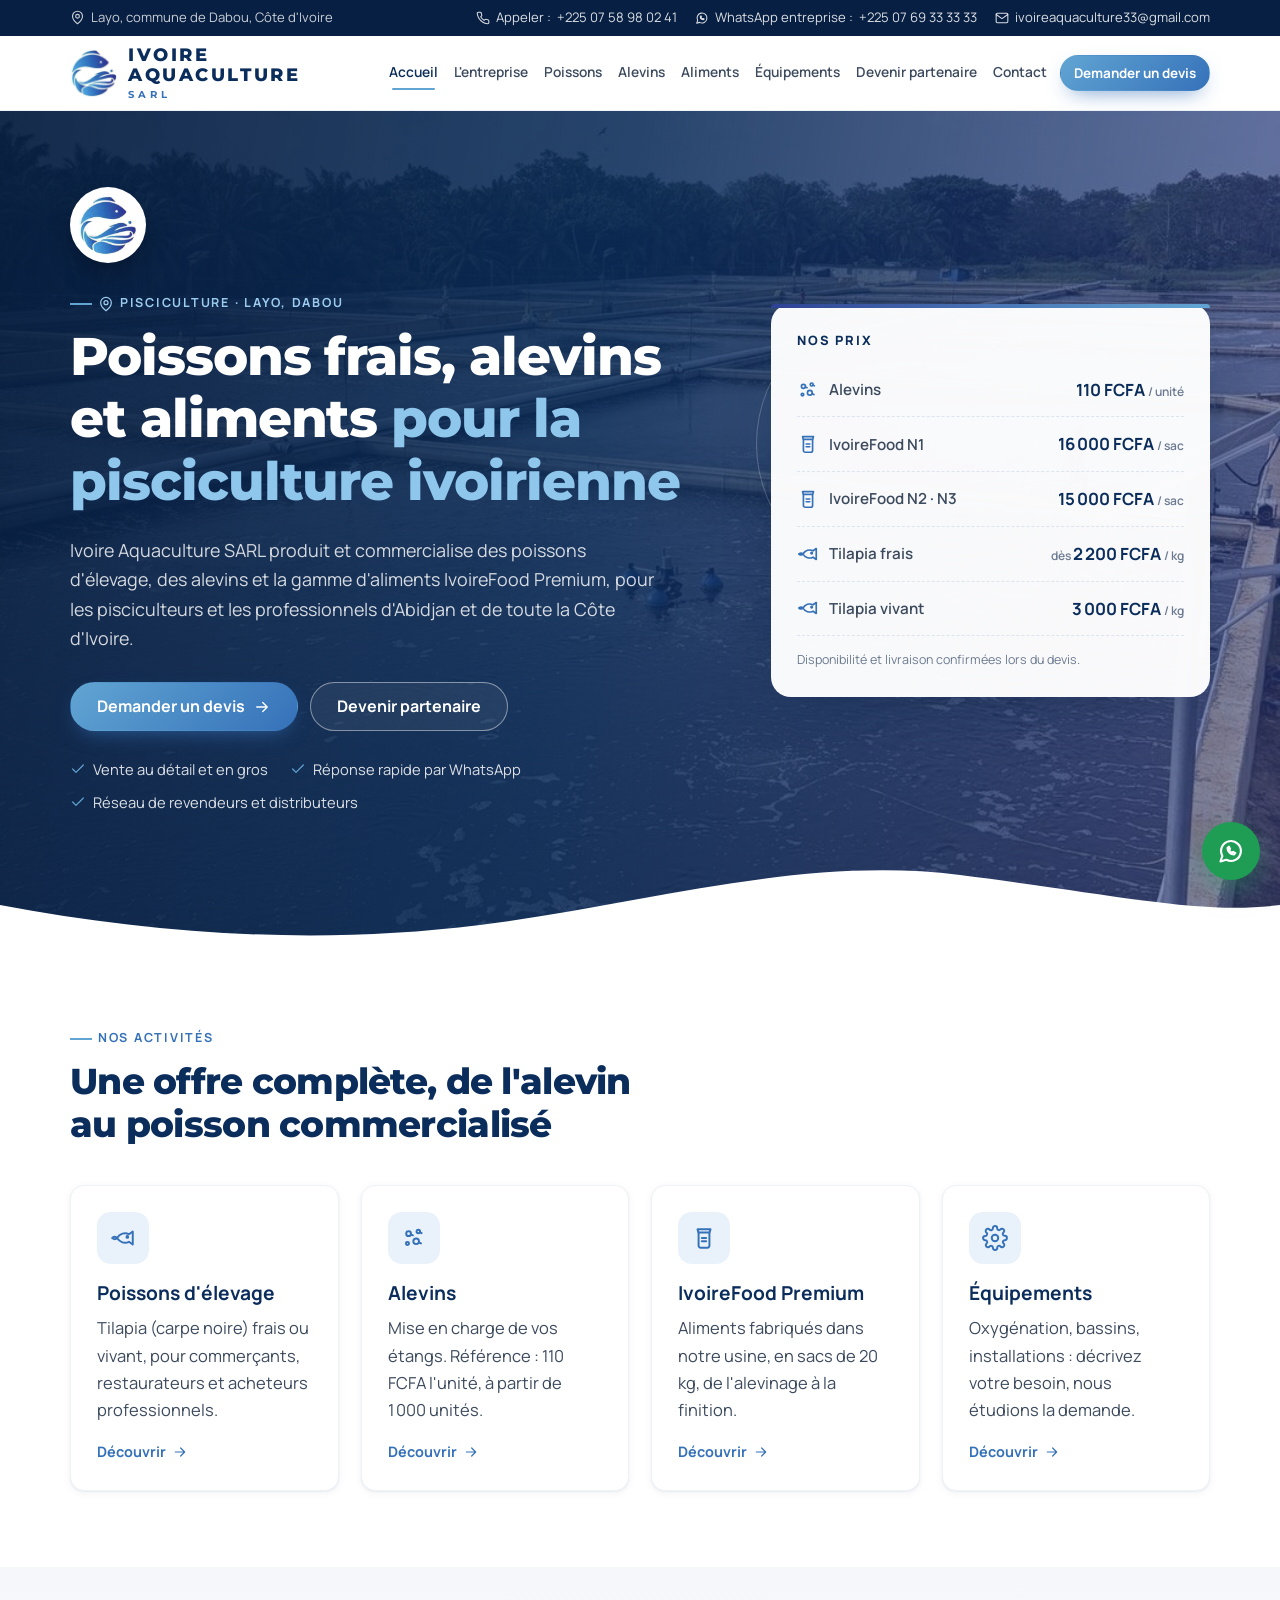
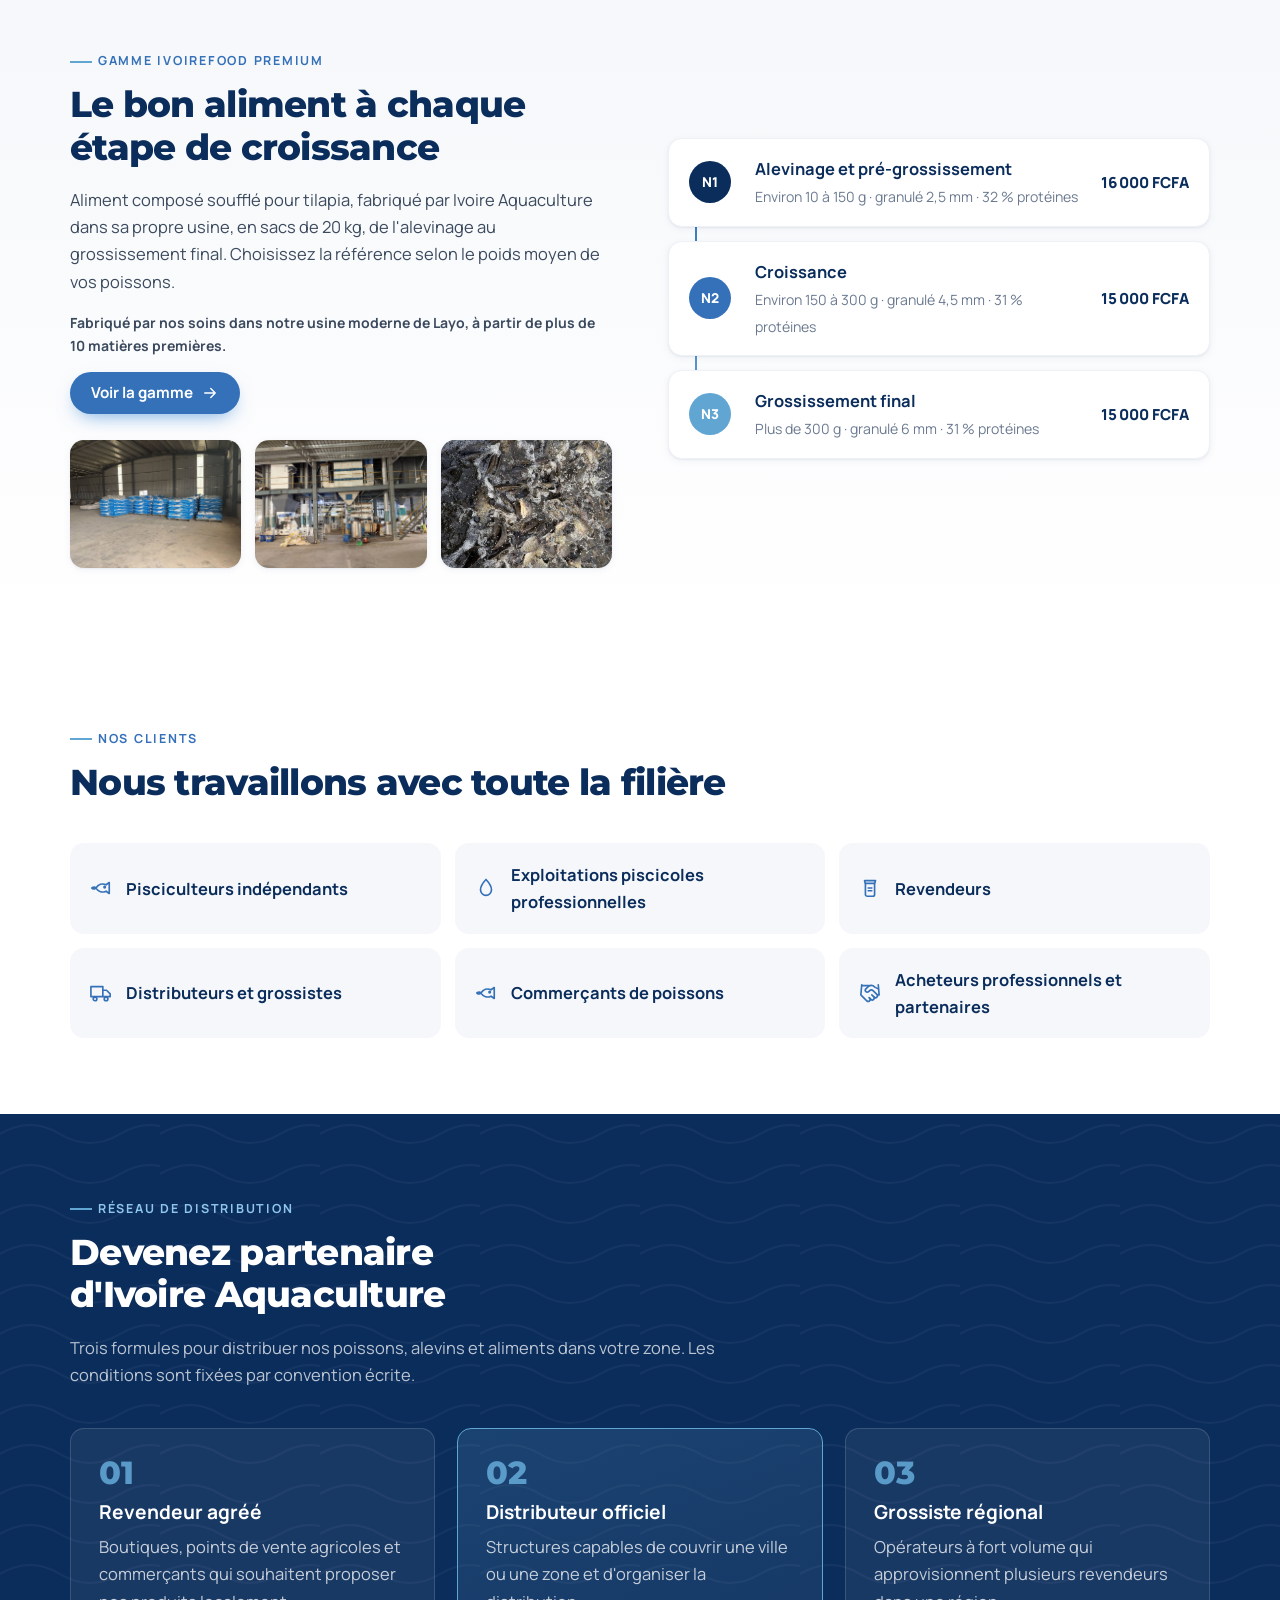
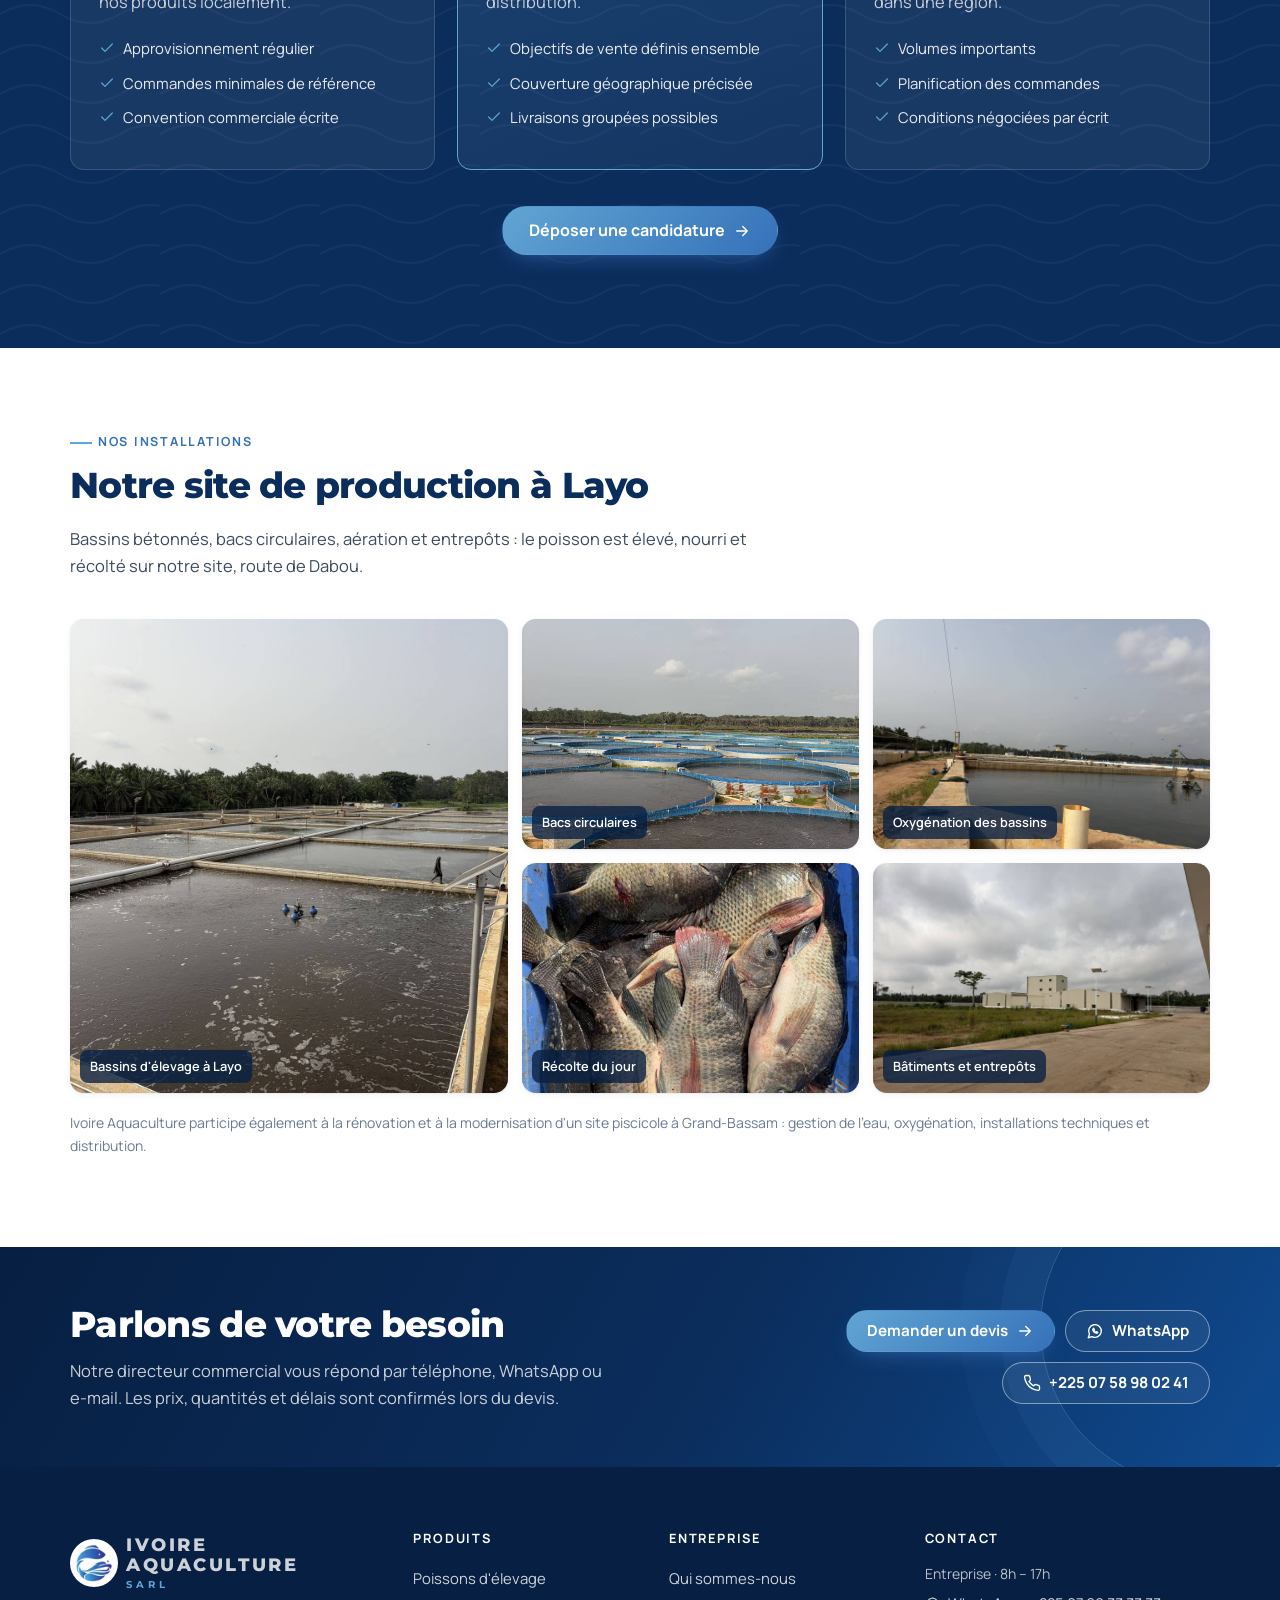
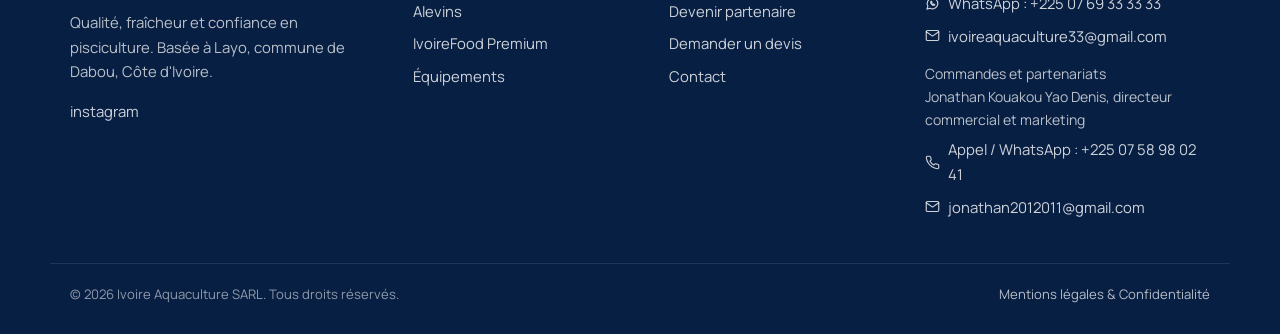
<file: index.html>
<!doctype html>
<html lang="fr">
<head>
<meta charset="utf-8">
<meta name="viewport" content="width=device-width, initial-scale=1">
<title>Ivoire Aquaculture SARL — Poissons, alevins et aliments piscicoles en Côte d&#39;Ivoire</title>
<meta name="description" content="Ivoire Aquaculture, entreprise piscicole basée à Layo (Dabou) : tilapia (carpe noire) frais et vivant, alevins et aliments IvoireFood Premium fabriqués dans notre usine, pour pisciculteurs, revendeurs et distributeurs en Côte d&#39;Ivoire.">
<link rel="canonical" href="https://ivoireaquaculture.github.io/Site/">
<meta property="og:type" content="website">
<meta property="og:locale" content="fr_CI">
<meta property="og:site_name" content="Ivoire Aquaculture SARL">
<meta property="og:title" content="Ivoire Aquaculture SARL — Poissons, alevins et aliments piscicoles en Côte d&#39;Ivoire">
<meta property="og:description" content="Ivoire Aquaculture, entreprise piscicole basée à Layo (Dabou) : tilapia (carpe noire) frais et vivant, alevins et aliments IvoireFood Premium fabriqués dans notre usine, pour pisciculteurs, revendeurs et distributeurs en Côte d&#39;Ivoire.">
<meta property="og:url" content="https://ivoireaquaculture.github.io/Site/">
<meta property="og:image" content="https://ivoireaquaculture.github.io/Site/img/og-image.png">
<meta name="theme-color" content="#0B2D5C">
<meta name="google-site-verification" content="hTm4n94r8Tfl_f73vdjohGkM88NhMlw3cQGyJ8zZnN0">
<link rel="icon" href="img/favicon.png" type="image/png">
<link rel="apple-touch-icon" href="img/apple-touch-icon.png">
<link rel="preconnect" href="https://fonts.googleapis.com">
<link rel="preconnect" href="https://fonts.gstatic.com" crossorigin>
<link href="https://fonts.googleapis.com/css2?family=Montserrat:wght@700;800&family=Manrope:wght@400;500;600;700&display=swap" rel="stylesheet">
<link rel="stylesheet" href="css/style.css">
<script type="application/ld+json">{"@context":"https://schema.org","@type":"Organization","name":"Ivoire Aquaculture SARL","url":"https://ivoireaquaculture.github.io/Site","logo":"https://ivoireaquaculture.github.io/Site/img/icon-256.png","email":"ivoireaquaculture33@gmail.com","telephone":"+225 07 58 98 02 41","areaServed":"Côte d'Ivoire","address":{"@type":"PostalAddress","addressLocality":"Layo, Dabou","addressCountry":"CI"},"contactPoint":[{"@type":"ContactPoint","contactType":"sales","telephone":"+225 07 58 98 02 41","email":"jonathan2012011@gmail.com","areaServed":"CI","availableLanguage":["French"]},{"@type":"ContactPoint","contactType":"customer service","email":"ivoireaquaculture33@gmail.com","areaServed":"CI","availableLanguage":["French"]}]}</script>
</head>
<body data-static="1">
<a class="skip" href="#contenu">Aller au contenu</a>
<div class="topbar">
  <div class="wrap topbar-in">
    <span><svg class="ico " width="15" height="15" viewBox="0 0 24 24" fill="none" stroke="currentColor" stroke-width="1.8" stroke-linecap="round" stroke-linejoin="round" aria-hidden="true"><path d="M20 10c0 6-8 12-8 12s-8-6-8-12a8 8 0 0 1 16 0z"/><circle cx="12" cy="10" r="3"/></svg> Layo, commune de Dabou, Côte d&#39;Ivoire</span>
    <span class="topbar-right">
      <a href="tel:+2250758980241"><svg class="ico " width="14" height="14" viewBox="0 0 24 24" fill="none" stroke="currentColor" stroke-width="1.8" stroke-linecap="round" stroke-linejoin="round" aria-hidden="true"><path d="M22 16.9v3a2 2 0 0 1-2.2 2 19.8 19.8 0 0 1-8.6-3.1 19.5 19.5 0 0 1-6-6A19.8 19.8 0 0 1 2.1 4.2 2 2 0 0 1 4.1 2h3a2 2 0 0 1 2 1.7c.1 1 .4 1.9.7 2.8a2 2 0 0 1-.5 2.1L8 9.9a16 16 0 0 0 6 6l1.3-1.3a2 2 0 0 1 2.1-.4c.9.3 1.8.6 2.8.7a2 2 0 0 1 1.7 2z"/></svg> <span class="hide-sm">Appeler :</span> +225 07 58 98 02 41</a>
      <a href="https://wa.me/2250769333333?text=Bonjour%20Ivoire%20Aquaculture%2C%20je%20souhaite%20avoir%20des%20informations%20sur%20vos%20produits." target="_blank" rel="noopener"><svg class="ico " width="14" height="14" viewBox="0 0 24 24" fill="none" stroke="currentColor" stroke-width="1.8" stroke-linecap="round" stroke-linejoin="round" aria-hidden="true"><path d="M3 21l1.6-4.8A8.5 8.5 0 1 1 8 19.5L3 21z"/><path d="M9 9.5c0 3 2.5 5.5 5.5 5.5l1.2-1.2-1.8-1-1 .8a4 4 0 0 1-2.5-2.5l.8-1-1-1.8L9 9.5z"/></svg> <span class="hide-sm">WhatsApp entreprise :</span> +225 07 69 33 33 33</a>
      <a href="mailto:ivoireaquaculture33@gmail.com" class="hide-sm"><svg class="ico " width="14" height="14" viewBox="0 0 24 24" fill="none" stroke="currentColor" stroke-width="1.8" stroke-linecap="round" stroke-linejoin="round" aria-hidden="true"><rect x="2" y="4" width="20" height="16" rx="2"/><path d="m22 6-10 7L2 6"/></svg> ivoireaquaculture33@gmail.com</a>
    </span>
  </div>
</div>
<header class="header" id="header">
  <div class="wrap header-in">
    <a href="index.html" class="brand" aria-label="Ivoire Aquaculture SARL — accueil">
      <img src="img/logo-emblem.png" alt="" width="48" height="48">
      <span>Ivoire Aquaculture<small>SARL</small></span>
    </a>
    <nav class="nav" id="nav" aria-label="Navigation principale">
      <a href="index.html" class="active" aria-current="page">Accueil</a><a href="entreprise.html" class="">L&#39;entreprise</a><a href="poissons.html" class="">Poissons</a><a href="alevins.html" class="">Alevins</a><a href="aliments.html" class="">Aliments</a><a href="equipements.html" class="">Équipements</a><a href="devenir-partenaire.html" class="">Devenir partenaire</a><a href="contact.html" class="">Contact</a>
      <a href="devis.html" class="btn btn-gold nav-cta">Demander un devis</a>
    </nav>
    <button class="burger" id="burger" aria-expanded="false" aria-controls="nav" aria-label="Menu"><svg class="ico " width="26" height="26" viewBox="0 0 24 24" fill="none" stroke="currentColor" stroke-width="1.8" stroke-linecap="round" stroke-linejoin="round" aria-hidden="true"><path d="M3 6h18M3 12h18M3 18h18"/></svg></button>
  </div>
</header>
<main id="contenu">

<section class="hero">
  <div class="hero-water" aria-hidden="true"><span></span><span></span><span></span></div>
  <div class="wrap hero-grid">
    <div class="hero-copy">
      <img class="hero-emblem" src="img/logo-emblem.png" alt="" width="76" height="76">
      <p class="kicker kicker-light"><svg class="ico " width="16" height="16" viewBox="0 0 24 24" fill="none" stroke="currentColor" stroke-width="1.8" stroke-linecap="round" stroke-linejoin="round" aria-hidden="true"><path d="M20 10c0 6-8 12-8 12s-8-6-8-12a8 8 0 0 1 16 0z"/><circle cx="12" cy="10" r="3"/></svg> Pisciculture · Layo, Dabou</p>
      <h1>Poissons frais, alevins et aliments <em>pour la pisciculture ivoirienne</em></h1>
      <p class="lead">Ivoire Aquaculture SARL produit et commercialise des poissons d'élevage, des alevins et la gamme d'aliments IvoireFood Premium, pour les pisciculteurs et les professionnels d'Abidjan et de toute la Côte d'Ivoire.</p>
      <div class="hero-actions">
        <a class="btn btn-gold btn-lg" href="devis.html">Demander un devis <svg class="ico " width="18" height="18" viewBox="0 0 24 24" fill="none" stroke="currentColor" stroke-width="1.8" stroke-linecap="round" stroke-linejoin="round" aria-hidden="true"><path d="M5 12h14M13 6l6 6-6 6"/></svg></a>
        <a class="btn btn-ghost-light btn-lg" href="devenir-partenaire.html">Devenir partenaire</a>
      </div>
      <ul class="hero-points">
        <li><svg class="ico " width="16" height="16" viewBox="0 0 24 24" fill="none" stroke="currentColor" stroke-width="1.8" stroke-linecap="round" stroke-linejoin="round" aria-hidden="true"><path d="M20 6 9 17l-5-5"/></svg> Vente au détail et en gros</li>
        <li><svg class="ico " width="16" height="16" viewBox="0 0 24 24" fill="none" stroke="currentColor" stroke-width="1.8" stroke-linecap="round" stroke-linejoin="round" aria-hidden="true"><path d="M20 6 9 17l-5-5"/></svg> Réponse rapide par WhatsApp</li>
        <li><svg class="ico " width="16" height="16" viewBox="0 0 24 24" fill="none" stroke="currentColor" stroke-width="1.8" stroke-linecap="round" stroke-linejoin="round" aria-hidden="true"><path d="M20 6 9 17l-5-5"/></svg> Réseau de revendeurs et distributeurs</li>
      </ul>
    </div>
    <aside class="hero-card" aria-label="Prix de référence">
      <p class="hero-card-title">Nos prix</p>
      <a class="ref-row" href="alevins.html"><span><svg class="ico " width="22" height="22" viewBox="0 0 24 24" fill="none" stroke="currentColor" stroke-width="1.8" stroke-linecap="round" stroke-linejoin="round" aria-hidden="true"><circle cx="7" cy="8" r="2.2"/><circle cx="16" cy="6" r="1.6"/><circle cx="14" cy="15" r="2.6"/><circle cx="6" cy="17" r="1.4"/><path d="M9 8.6 11 9.5M17.4 6.6 19 7.5M16.4 16 18.5 17"/></svg> Alevins</span><strong>110 FCFA<small>/ unité</small></strong></a>
      <a class="ref-row" href="aliments.html"><span><svg class="ico " width="22" height="22" viewBox="0 0 24 24" fill="none" stroke="currentColor" stroke-width="1.8" stroke-linecap="round" stroke-linejoin="round" aria-hidden="true"><path d="M6 4h12l-1 3v12a2 2 0 0 1-2 2H9a2 2 0 0 1-2-2V7z"/><path d="M7 7h10M10 12h4M10 15h4"/></svg> IvoireFood N1</span><strong>16 000 FCFA<small>/ sac</small></strong></a>
      <a class="ref-row" href="aliments.html"><span><svg class="ico " width="22" height="22" viewBox="0 0 24 24" fill="none" stroke="currentColor" stroke-width="1.8" stroke-linecap="round" stroke-linejoin="round" aria-hidden="true"><path d="M6 4h12l-1 3v12a2 2 0 0 1-2 2H9a2 2 0 0 1-2-2V7z"/><path d="M7 7h10M10 12h4M10 15h4"/></svg> IvoireFood N2 · N3</span><strong>15 000 FCFA<small>/ sac</small></strong></a>
      <a class="ref-row" href="poissons.html"><span><svg class="ico " width="22" height="22" viewBox="0 0 24 24" fill="none" stroke="currentColor" stroke-width="1.8" stroke-linecap="round" stroke-linejoin="round" aria-hidden="true"><path d="M6.5 12c2.5-4 7-5.5 11-3.5L21 6v12l-3.5-2.5c-4 2-8.5.5-11-3.5z"/><path d="M2 12c1.5-1.2 3-1.8 4.5 0-1.5 1.8-3 1.2-4.5 0z"/><circle cx="16" cy="11" r=".8" fill="currentColor"/></svg> Tilapia frais</span><strong><small>dès </small>2 200 FCFA<small>/ kg</small></strong></a><a class="ref-row" href="poissons.html"><span><svg class="ico " width="22" height="22" viewBox="0 0 24 24" fill="none" stroke="currentColor" stroke-width="1.8" stroke-linecap="round" stroke-linejoin="round" aria-hidden="true"><path d="M6.5 12c2.5-4 7-5.5 11-3.5L21 6v12l-3.5-2.5c-4 2-8.5.5-11-3.5z"/><path d="M2 12c1.5-1.2 3-1.8 4.5 0-1.5 1.8-3 1.2-4.5 0z"/><circle cx="16" cy="11" r=".8" fill="currentColor"/></svg> Tilapia vivant</span><strong>3 000 FCFA<small>/ kg</small></strong></a>
      <p class="hero-card-note">Disponibilité et livraison confirmées lors du devis.</p>
    </aside>
  </div>
  <svg class="hero-wave" viewBox="0 0 1440 90" preserveAspectRatio="none" aria-hidden="true"><path d="M0 50c180 30 360 40 540 20S900 0 1080 20s270 40 360 30v40H0z"/></svg>
</section>

<section class="section">
  <div class="wrap">
    <div class="section-head">
      <p class="kicker">Nos activités</p>
      <h2>Une offre complète, de l'alevin au poisson commercialisé</h2>
    </div>
    <div class="cards-4">
      <a class="card card-link" href="poissons.html">
        <span class="card-ico"><svg class="ico " width="26" height="26" viewBox="0 0 24 24" fill="none" stroke="currentColor" stroke-width="1.8" stroke-linecap="round" stroke-linejoin="round" aria-hidden="true"><path d="M6.5 12c2.5-4 7-5.5 11-3.5L21 6v12l-3.5-2.5c-4 2-8.5.5-11-3.5z"/><path d="M2 12c1.5-1.2 3-1.8 4.5 0-1.5 1.8-3 1.2-4.5 0z"/><circle cx="16" cy="11" r=".8" fill="currentColor"/></svg></span>
        <h3>Poissons d&#39;élevage</h3>
        <p>Tilapia (carpe noire) frais ou vivant, pour commerçants, restaurateurs et acheteurs professionnels.</p>
        <span class="more">Découvrir <svg class="ico " width="16" height="16" viewBox="0 0 24 24" fill="none" stroke="currentColor" stroke-width="1.8" stroke-linecap="round" stroke-linejoin="round" aria-hidden="true"><path d="M5 12h14M13 6l6 6-6 6"/></svg></span>
      </a><a class="card card-link" href="alevins.html">
        <span class="card-ico"><svg class="ico " width="26" height="26" viewBox="0 0 24 24" fill="none" stroke="currentColor" stroke-width="1.8" stroke-linecap="round" stroke-linejoin="round" aria-hidden="true"><circle cx="7" cy="8" r="2.2"/><circle cx="16" cy="6" r="1.6"/><circle cx="14" cy="15" r="2.6"/><circle cx="6" cy="17" r="1.4"/><path d="M9 8.6 11 9.5M17.4 6.6 19 7.5M16.4 16 18.5 17"/></svg></span>
        <h3>Alevins</h3>
        <p>Mise en charge de vos étangs. Référence : 110 FCFA l&#39;unité, à partir de 1 000 unités.</p>
        <span class="more">Découvrir <svg class="ico " width="16" height="16" viewBox="0 0 24 24" fill="none" stroke="currentColor" stroke-width="1.8" stroke-linecap="round" stroke-linejoin="round" aria-hidden="true"><path d="M5 12h14M13 6l6 6-6 6"/></svg></span>
      </a><a class="card card-link" href="aliments.html">
        <span class="card-ico"><svg class="ico " width="26" height="26" viewBox="0 0 24 24" fill="none" stroke="currentColor" stroke-width="1.8" stroke-linecap="round" stroke-linejoin="round" aria-hidden="true"><path d="M6 4h12l-1 3v12a2 2 0 0 1-2 2H9a2 2 0 0 1-2-2V7z"/><path d="M7 7h10M10 12h4M10 15h4"/></svg></span>
        <h3>IvoireFood Premium</h3>
        <p>Aliments fabriqués dans notre usine, en sacs de 20 kg, de l&#39;alevinage à la finition.</p>
        <span class="more">Découvrir <svg class="ico " width="16" height="16" viewBox="0 0 24 24" fill="none" stroke="currentColor" stroke-width="1.8" stroke-linecap="round" stroke-linejoin="round" aria-hidden="true"><path d="M5 12h14M13 6l6 6-6 6"/></svg></span>
      </a><a class="card card-link" href="equipements.html">
        <span class="card-ico"><svg class="ico " width="26" height="26" viewBox="0 0 24 24" fill="none" stroke="currentColor" stroke-width="1.8" stroke-linecap="round" stroke-linejoin="round" aria-hidden="true"><circle cx="12" cy="12" r="3"/><path d="M19.4 15a1.6 1.6 0 0 0 .3 1.8l.1.1a2 2 0 1 1-2.8 2.8l-.1-.1a1.6 1.6 0 0 0-1.8-.3 1.6 1.6 0 0 0-1 1.5V21a2 2 0 1 1-4 0v-.1A1.6 1.6 0 0 0 9 19.4a1.6 1.6 0 0 0-1.8.3l-.1.1a2 2 0 1 1-2.8-2.8l.1-.1a1.6 1.6 0 0 0 .3-1.8 1.6 1.6 0 0 0-1.5-1H3a2 2 0 1 1 0-4h.1A1.6 1.6 0 0 0 4.6 9a1.6 1.6 0 0 0-.3-1.8l-.1-.1a2 2 0 1 1 2.8-2.8l.1.1a1.6 1.6 0 0 0 1.8.3H9a1.6 1.6 0 0 0 1-1.5V3a2 2 0 1 1 4 0v.1a1.6 1.6 0 0 0 1 1.5 1.6 1.6 0 0 0 1.8-.3l.1-.1a2 2 0 1 1 2.8 2.8l-.1.1a1.6 1.6 0 0 0-.3 1.8V9a1.6 1.6 0 0 0 1.5 1H21a2 2 0 1 1 0 4h-.1a1.6 1.6 0 0 0-1.5 1z"/></svg></span>
        <h3>Équipements</h3>
        <p>Oxygénation, bassins, installations : décrivez votre besoin, nous étudions la demande.</p>
        <span class="more">Découvrir <svg class="ico " width="16" height="16" viewBox="0 0 24 24" fill="none" stroke="currentColor" stroke-width="1.8" stroke-linecap="round" stroke-linejoin="round" aria-hidden="true"><path d="M5 12h14M13 6l6 6-6 6"/></svg></span>
      </a>
    </div>
  </div>
</section>

<section class="section section-tint">
  <div class="wrap split">
    <div>
      <p class="kicker">Gamme IvoireFood Premium</p>
      <h2>Le bon aliment à chaque étape de croissance</h2>
      <p>Aliment composé soufflé pour tilapia, fabriqué par Ivoire Aquaculture dans sa propre usine, en sacs de 20 kg, de l&#39;alevinage au grossissement final. Choisissez la référence selon le poids moyen de vos poissons.</p>
      <p class="small"><strong>Fabriqué par nos soins dans notre usine moderne de Layo, à partir de plus de 10 matières premières.</strong></p>
      <a class="btn btn-primary" href="aliments.html">Voir la gamme <svg class="ico " width="18" height="18" viewBox="0 0 24 24" fill="none" stroke="currentColor" stroke-width="1.8" stroke-linecap="round" stroke-linejoin="round" aria-hidden="true"><path d="M5 12h14M13 6l6 6-6 6"/></svg></a>
      <div class="strip">
        <figure class="photo "><img src="img/photos/entrepot-aliments.jpg" alt="Sacs d&#39;aliments IvoireFood stockés sur palettes" loading="lazy"></figure>
        <figure class="photo "><img src="img/photos/usine-aliments.jpg" alt="Ligne de fabrication d&#39;aliments" loading="lazy"></figure>
        <figure class="photo "><img src="img/photos/nourrissage.jpg" alt="Tilapias au moment du nourrissage" loading="lazy"></figure>
      </div>
    </div>
    <ol class="growth">
      <li>
        <span class="growth-dot">N1</span>
        <div><strong>Alevinage et pré-grossissement</strong><span>Environ 10 à 150 g · granulé 2,5 mm · 32 % protéines</span></div>
        <span class="growth-price">16 000 FCFA</span>
      </li><li>
        <span class="growth-dot">N2</span>
        <div><strong>Croissance</strong><span>Environ 150 à 300 g · granulé 4,5 mm · 31 % protéines</span></div>
        <span class="growth-price">15 000 FCFA</span>
      </li><li>
        <span class="growth-dot">N3</span>
        <div><strong>Grossissement final</strong><span>Plus de 300 g · granulé 6 mm · 31 % protéines</span></div>
        <span class="growth-price">15 000 FCFA</span>
      </li>
    </ol>
  </div>
</section>

<section class="section">
  <div class="wrap">
    <div class="section-head">
      <p class="kicker">Nos clients</p>
      <h2>Nous travaillons avec toute la filière</h2>
    </div>
    <ul class="audience">
      <li><svg class="ico " width="22" height="22" viewBox="0 0 24 24" fill="none" stroke="currentColor" stroke-width="1.8" stroke-linecap="round" stroke-linejoin="round" aria-hidden="true"><path d="M6.5 12c2.5-4 7-5.5 11-3.5L21 6v12l-3.5-2.5c-4 2-8.5.5-11-3.5z"/><path d="M2 12c1.5-1.2 3-1.8 4.5 0-1.5 1.8-3 1.2-4.5 0z"/><circle cx="16" cy="11" r=".8" fill="currentColor"/></svg> <span>Pisciculteurs indépendants</span></li><li><svg class="ico " width="22" height="22" viewBox="0 0 24 24" fill="none" stroke="currentColor" stroke-width="1.8" stroke-linecap="round" stroke-linejoin="round" aria-hidden="true"><path d="M12 2.7s6 6.3 6 11.3a6 6 0 0 1-12 0c0-5 6-11.3 6-11.3z"/></svg> <span>Exploitations piscicoles professionnelles</span></li><li><svg class="ico " width="22" height="22" viewBox="0 0 24 24" fill="none" stroke="currentColor" stroke-width="1.8" stroke-linecap="round" stroke-linejoin="round" aria-hidden="true"><path d="M6 4h12l-1 3v12a2 2 0 0 1-2 2H9a2 2 0 0 1-2-2V7z"/><path d="M7 7h10M10 12h4M10 15h4"/></svg> <span>Revendeurs</span></li><li><svg class="ico " width="22" height="22" viewBox="0 0 24 24" fill="none" stroke="currentColor" stroke-width="1.8" stroke-linecap="round" stroke-linejoin="round" aria-hidden="true"><path d="M1 5h13v11H1zM14 9h4l4 4v3h-8z"/><circle cx="5.5" cy="18.5" r="2"/><circle cx="17.5" cy="18.5" r="2"/></svg> <span>Distributeurs et grossistes</span></li><li><svg class="ico " width="22" height="22" viewBox="0 0 24 24" fill="none" stroke="currentColor" stroke-width="1.8" stroke-linecap="round" stroke-linejoin="round" aria-hidden="true"><path d="M6.5 12c2.5-4 7-5.5 11-3.5L21 6v12l-3.5-2.5c-4 2-8.5.5-11-3.5z"/><path d="M2 12c1.5-1.2 3-1.8 4.5 0-1.5 1.8-3 1.2-4.5 0z"/><circle cx="16" cy="11" r=".8" fill="currentColor"/></svg> <span>Commerçants de poissons</span></li><li><svg class="ico " width="22" height="22" viewBox="0 0 24 24" fill="none" stroke="currentColor" stroke-width="1.8" stroke-linecap="round" stroke-linejoin="round" aria-hidden="true"><path d="m11 17 2 2a1 1 0 0 0 3-3"/><path d="m14 14 2.5 2.5a1 1 0 0 0 3-3l-3.9-3.9a3 3 0 0 0-4.2 0l-.9.9a1 1 0 0 1-3-3l2.8-2.8a5.8 5.8 0 0 1 7 .9L21 7.5"/><path d="m21 3 1 11h-2M3 3 2 14l6.5 6.5a1 1 0 0 0 3-3M3 4h8"/></svg> <span>Acheteurs professionnels et partenaires</span></li>
    </ul>
  </div>
</section>

<section class="section section-navy">
  <div class="wrap">
    <div class="section-head">
      <p class="kicker kicker-gold">Réseau de distribution</p>
      <h2>Devenez partenaire d'Ivoire Aquaculture</h2>
      <p class="muted-light">Trois formules pour distribuer nos poissons, alevins et aliments dans votre zone. Les conditions sont fixées par convention écrite.</p>
    </div>
    <div class="tiers">
      <article class="tier">
        <span class="tier-num">01</span>
        <h3>Revendeur agréé</h3>
        <p>Boutiques, points de vente agricoles et commerçants qui souhaitent proposer nos produits localement.</p>
        <ul><li><svg class="ico " width="16" height="16" viewBox="0 0 24 24" fill="none" stroke="currentColor" stroke-width="1.8" stroke-linecap="round" stroke-linejoin="round" aria-hidden="true"><path d="M20 6 9 17l-5-5"/></svg> Approvisionnement régulier</li><li><svg class="ico " width="16" height="16" viewBox="0 0 24 24" fill="none" stroke="currentColor" stroke-width="1.8" stroke-linecap="round" stroke-linejoin="round" aria-hidden="true"><path d="M20 6 9 17l-5-5"/></svg> Commandes minimales de référence</li><li><svg class="ico " width="16" height="16" viewBox="0 0 24 24" fill="none" stroke="currentColor" stroke-width="1.8" stroke-linecap="round" stroke-linejoin="round" aria-hidden="true"><path d="M20 6 9 17l-5-5"/></svg> Convention commerciale écrite</li></ul>
      </article><article class="tier tier-featured">
        <span class="tier-num">02</span>
        <h3>Distributeur officiel</h3>
        <p>Structures capables de couvrir une ville ou une zone et d&#39;organiser la distribution.</p>
        <ul><li><svg class="ico " width="16" height="16" viewBox="0 0 24 24" fill="none" stroke="currentColor" stroke-width="1.8" stroke-linecap="round" stroke-linejoin="round" aria-hidden="true"><path d="M20 6 9 17l-5-5"/></svg> Objectifs de vente définis ensemble</li><li><svg class="ico " width="16" height="16" viewBox="0 0 24 24" fill="none" stroke="currentColor" stroke-width="1.8" stroke-linecap="round" stroke-linejoin="round" aria-hidden="true"><path d="M20 6 9 17l-5-5"/></svg> Couverture géographique précisée</li><li><svg class="ico " width="16" height="16" viewBox="0 0 24 24" fill="none" stroke="currentColor" stroke-width="1.8" stroke-linecap="round" stroke-linejoin="round" aria-hidden="true"><path d="M20 6 9 17l-5-5"/></svg> Livraisons groupées possibles</li></ul>
      </article><article class="tier">
        <span class="tier-num">03</span>
        <h3>Grossiste régional</h3>
        <p>Opérateurs à fort volume qui approvisionnent plusieurs revendeurs dans une région.</p>
        <ul><li><svg class="ico " width="16" height="16" viewBox="0 0 24 24" fill="none" stroke="currentColor" stroke-width="1.8" stroke-linecap="round" stroke-linejoin="round" aria-hidden="true"><path d="M20 6 9 17l-5-5"/></svg> Volumes importants</li><li><svg class="ico " width="16" height="16" viewBox="0 0 24 24" fill="none" stroke="currentColor" stroke-width="1.8" stroke-linecap="round" stroke-linejoin="round" aria-hidden="true"><path d="M20 6 9 17l-5-5"/></svg> Planification des commandes</li><li><svg class="ico " width="16" height="16" viewBox="0 0 24 24" fill="none" stroke="currentColor" stroke-width="1.8" stroke-linecap="round" stroke-linejoin="round" aria-hidden="true"><path d="M20 6 9 17l-5-5"/></svg> Conditions négociées par écrit</li></ul>
      </article>
    </div>
    <p class="center"><a class="btn btn-gold btn-lg" href="devenir-partenaire.html">Déposer une candidature <svg class="ico " width="18" height="18" viewBox="0 0 24 24" fill="none" stroke="currentColor" stroke-width="1.8" stroke-linecap="round" stroke-linejoin="round" aria-hidden="true"><path d="M5 12h14M13 6l6 6-6 6"/></svg></a></p>
  </div>
</section>

<section class="section">
  <div class="wrap">
    <div class="section-head">
      <p class="kicker">Nos installations</p>
      <h2>Notre site de production à Layo</h2>
      <p>Bassins bétonnés, bacs circulaires, aération et entrepôts : le poisson est élevé, nourri et récolté sur notre site, route de Dabou.</p>
    </div>
    <div class="gallery">
      <figure class="photo "><img src="img/photos/bassins-layo.jpg" alt="Vue des bassins d&#39;élevage bordés de palmiers" loading="lazy"><figcaption>Bassins d&#39;élevage à Layo</figcaption></figure>
      <figure class="photo "><img src="img/photos/bacs-circulaires.jpg" alt="Bacs circulaires d&#39;élevage" loading="lazy"><figcaption>Bacs circulaires</figcaption></figure>
      <figure class="photo "><img src="img/photos/bassin-aerateur.jpg" alt="Bassin équipé d&#39;un aérateur" loading="lazy"><figcaption>Oxygénation des bassins</figcaption></figure>
      <figure class="photo "><img src="img/photos/tilapia-panier.jpg" alt="Tilapias fraîchement récoltés dans une caisse" loading="lazy"><figcaption>Récolte du jour</figcaption></figure>
      <figure class="photo "><img src="img/photos/usine-exterieur.jpg" alt="Bâtiments et entrepôts du site" loading="lazy"><figcaption>Bâtiments et entrepôts</figcaption></figure>
    </div>
    <p class="small muted gallery-note">Ivoire Aquaculture participe également à la rénovation et à la modernisation d'un site piscicole à Grand-Bassam : gestion de l'eau, oxygénation, installations techniques et distribution.</p>
  </div>
</section>

<section class="cta-band">
  <div class="wrap cta-in">
    <div>
      <h2>Parlons de votre besoin</h2>
      <p>Notre directeur commercial vous répond par téléphone, WhatsApp ou e-mail. Les prix, quantités et délais sont confirmés lors du devis.</p>
    </div>
    <div class="cta-actions">
      <a class="btn btn-gold" href="devis.html">Demander un devis <svg class="ico " width="18" height="18" viewBox="0 0 24 24" fill="none" stroke="currentColor" stroke-width="1.8" stroke-linecap="round" stroke-linejoin="round" aria-hidden="true"><path d="M5 12h14M13 6l6 6-6 6"/></svg></a>
      <a class="btn btn-ghost-light" href="https://wa.me/2250758980241?text=Bonjour%20Ivoire%20Aquaculture%2C%20je%20souhaite%20avoir%20des%20informations%20sur%20vos%20produits." target="_blank" rel="noopener"><svg class="ico " width="18" height="18" viewBox="0 0 24 24" fill="none" stroke="currentColor" stroke-width="1.8" stroke-linecap="round" stroke-linejoin="round" aria-hidden="true"><path d="M3 21l1.6-4.8A8.5 8.5 0 1 1 8 19.5L3 21z"/><path d="M9 9.5c0 3 2.5 5.5 5.5 5.5l1.2-1.2-1.8-1-1 .8a4 4 0 0 1-2.5-2.5l.8-1-1-1.8L9 9.5z"/></svg> WhatsApp</a>
      <a class="btn btn-ghost-light" href="tel:+2250758980241"><svg class="ico " width="18" height="18" viewBox="0 0 24 24" fill="none" stroke="currentColor" stroke-width="1.8" stroke-linecap="round" stroke-linejoin="round" aria-hidden="true"><path d="M22 16.9v3a2 2 0 0 1-2.2 2 19.8 19.8 0 0 1-8.6-3.1 19.5 19.5 0 0 1-6-6A19.8 19.8 0 0 1 2.1 4.2 2 2 0 0 1 4.1 2h3a2 2 0 0 1 2 1.7c.1 1 .4 1.9.7 2.8a2 2 0 0 1-.5 2.1L8 9.9a16 16 0 0 0 6 6l1.3-1.3a2 2 0 0 1 2.1-.4c.9.3 1.8.6 2.8.7a2 2 0 0 1 1.7 2z"/></svg> +225 07 58 98 02 41</a>
    </div>
  </div>
</section>
</main>
<footer class="footer">
  <div class="footer-wave" aria-hidden="true"></div>
  <div class="wrap footer-grid">
    <div>
      <a href="index.html" class="brand brand-light"><img src="img/logo-emblem.png" alt="" width="48" height="48"><span>Ivoire Aquaculture<small>SARL</small></span></a>
      <p class="muted-light">Qualité, fraîcheur et confiance en pisciculture. Basée à Layo, commune de Dabou, Côte d&#39;Ivoire.</p>
      <p class="socials"><a href="https://www.instagram.com/ivoireaquaculture" rel="noopener" target="_blank">instagram</a></p>
    </div>
    <div>
      <h3>Produits</h3>
      <a href="poissons.html">Poissons d'élevage</a>
      <a href="alevins.html">Alevins</a>
      <a href="aliments.html">IvoireFood Premium</a>
      <a href="equipements.html">Équipements</a>
    </div>
    <div>
      <h3>Entreprise</h3>
      <a href="entreprise.html">Qui sommes-nous</a>
      <a href="devenir-partenaire.html">Devenir partenaire</a>
      <a href="devis.html">Demander un devis</a>
      <a href="contact.html">Contact</a>
    </div>
    <div>
      <h3>Contact</h3>
      <p class="muted-light small foot-label">Entreprise · 8h – 17h</p>
      <a href="https://wa.me/2250769333333?text=Bonjour%20Ivoire%20Aquaculture%2C%20je%20souhaite%20avoir%20des%20informations%20sur%20vos%20produits." target="_blank" rel="noopener"><svg class="ico " width="15" height="15" viewBox="0 0 24 24" fill="none" stroke="currentColor" stroke-width="1.8" stroke-linecap="round" stroke-linejoin="round" aria-hidden="true"><path d="M3 21l1.6-4.8A8.5 8.5 0 1 1 8 19.5L3 21z"/><path d="M9 9.5c0 3 2.5 5.5 5.5 5.5l1.2-1.2-1.8-1-1 .8a4 4 0 0 1-2.5-2.5l.8-1-1-1.8L9 9.5z"/></svg> WhatsApp : +225 07 69 33 33 33</a>
      <a href="mailto:ivoireaquaculture33@gmail.com"><svg class="ico " width="15" height="15" viewBox="0 0 24 24" fill="none" stroke="currentColor" stroke-width="1.8" stroke-linecap="round" stroke-linejoin="round" aria-hidden="true"><rect x="2" y="4" width="20" height="16" rx="2"/><path d="m22 6-10 7L2 6"/></svg> ivoireaquaculture33@gmail.com</a>
      <p class="muted-light small foot-label">Commandes et partenariats<br>Jonathan Kouakou Yao Denis, directeur commercial et marketing</p>
      <a href="tel:+2250758980241"><svg class="ico " width="15" height="15" viewBox="0 0 24 24" fill="none" stroke="currentColor" stroke-width="1.8" stroke-linecap="round" stroke-linejoin="round" aria-hidden="true"><path d="M22 16.9v3a2 2 0 0 1-2.2 2 19.8 19.8 0 0 1-8.6-3.1 19.5 19.5 0 0 1-6-6A19.8 19.8 0 0 1 2.1 4.2 2 2 0 0 1 4.1 2h3a2 2 0 0 1 2 1.7c.1 1 .4 1.9.7 2.8a2 2 0 0 1-.5 2.1L8 9.9a16 16 0 0 0 6 6l1.3-1.3a2 2 0 0 1 2.1-.4c.9.3 1.8.6 2.8.7a2 2 0 0 1 1.7 2z"/></svg> Appel / WhatsApp : +225 07 58 98 02 41</a>
      <a href="mailto:jonathan2012011@gmail.com"><svg class="ico " width="15" height="15" viewBox="0 0 24 24" fill="none" stroke="currentColor" stroke-width="1.8" stroke-linecap="round" stroke-linejoin="round" aria-hidden="true"><rect x="2" y="4" width="20" height="16" rx="2"/><path d="m22 6-10 7L2 6"/></svg> jonathan2012011@gmail.com</a>
    </div>
  </div>
  <div class="wrap footer-bottom">
    <span>© 2026 Ivoire Aquaculture SARL. Tous droits réservés.</span>
    <a href="mentions-legales.html">Mentions légales &amp; Confidentialité</a>
  </div>
</footer>
<a class="wa-float" href="https://wa.me/2250758980241?text=Bonjour%20Ivoire%20Aquaculture%2C%20je%20souhaite%20avoir%20des%20informations%20sur%20vos%20produits." target="_blank" rel="noopener" aria-label="Commander sur WhatsApp (service commercial)"><svg class="ico " width="28" height="28" viewBox="0 0 24 24" fill="none" stroke="currentColor" stroke-width="1.8" stroke-linecap="round" stroke-linejoin="round" aria-hidden="true"><path d="M3 21l1.6-4.8A8.5 8.5 0 1 1 8 19.5L3 21z"/><path d="M9 9.5c0 3 2.5 5.5 5.5 5.5l1.2-1.2-1.8-1-1 .8a4 4 0 0 1-2.5-2.5l.8-1-1-1.8L9 9.5z"/></svg></a>
<script>window.SITE={"whatsapp":"2250758980241"};</script>
<script src="js/main.js" defer></script>
<script data-goatcounter="https://ivoireaquaculture.goatcounter.com/count" async src="https://gc.zgo.at/count.js"></script>
</body>
</html>
</file>
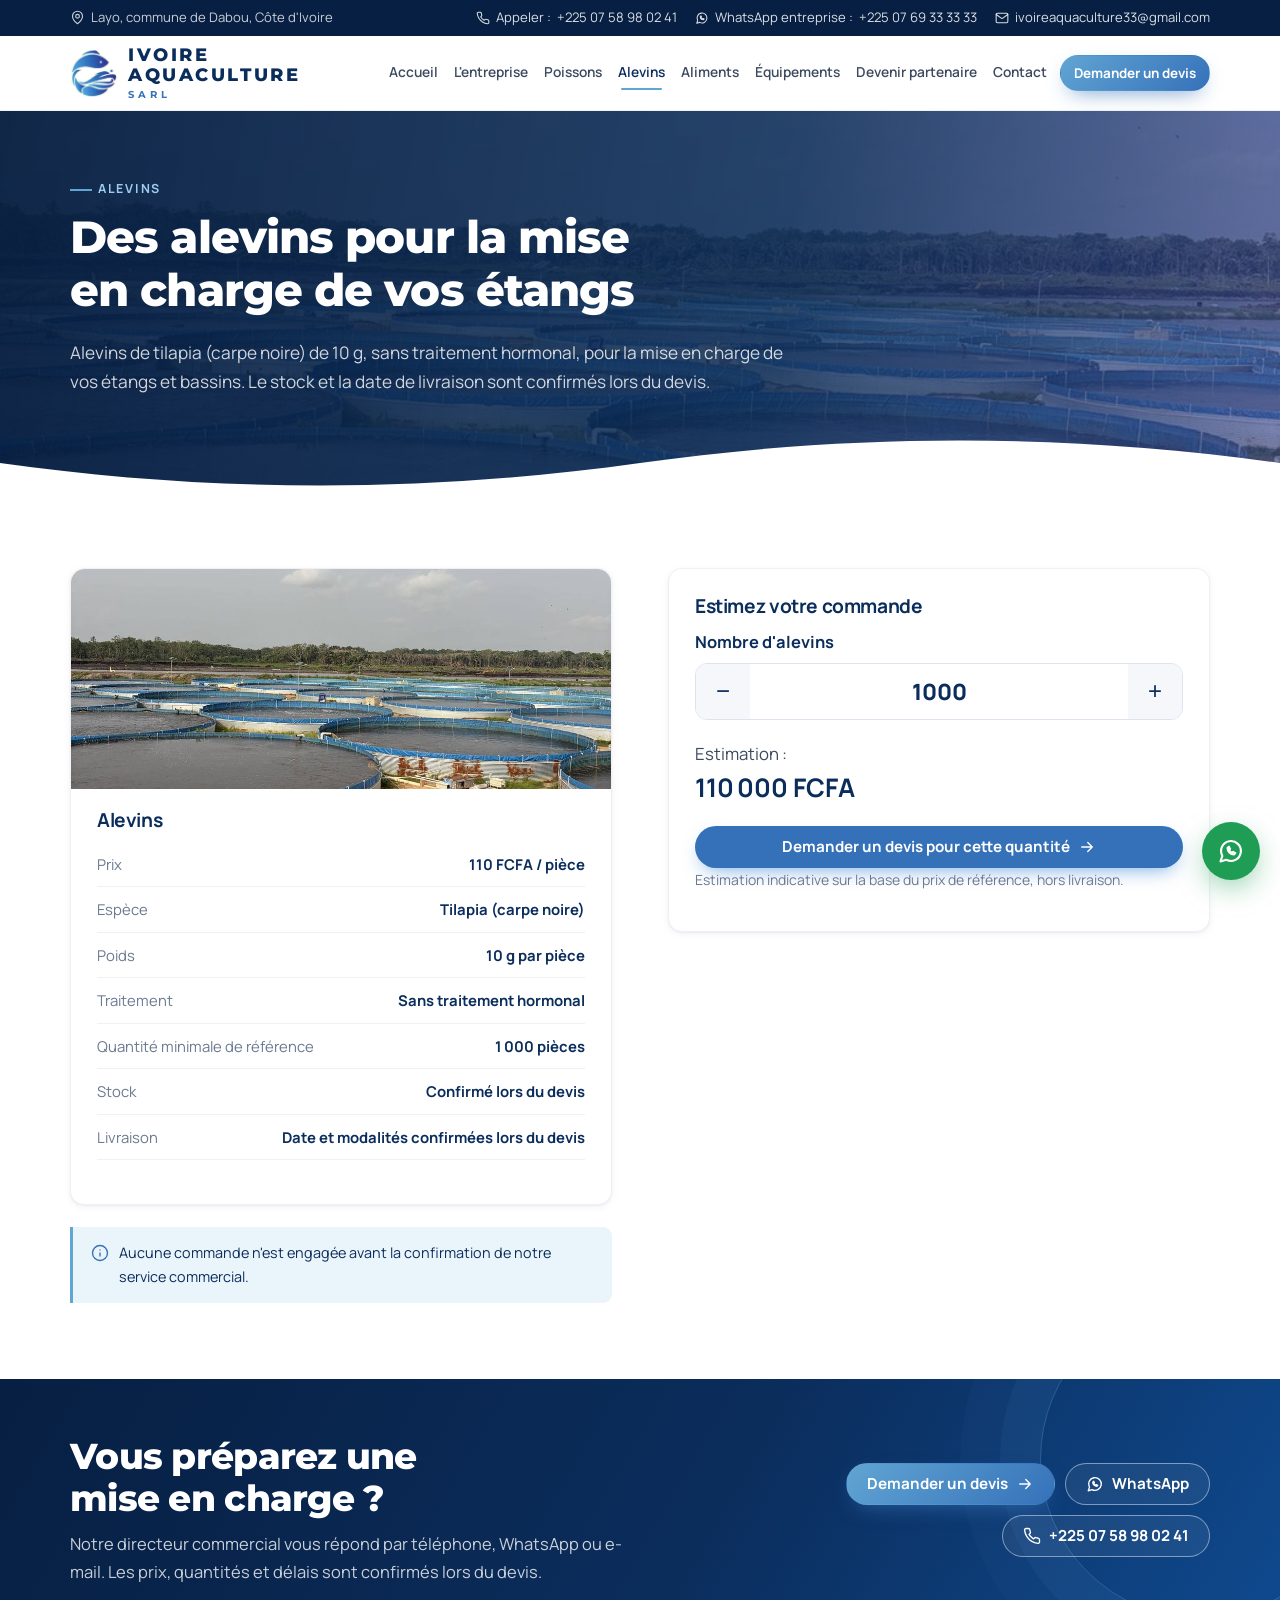
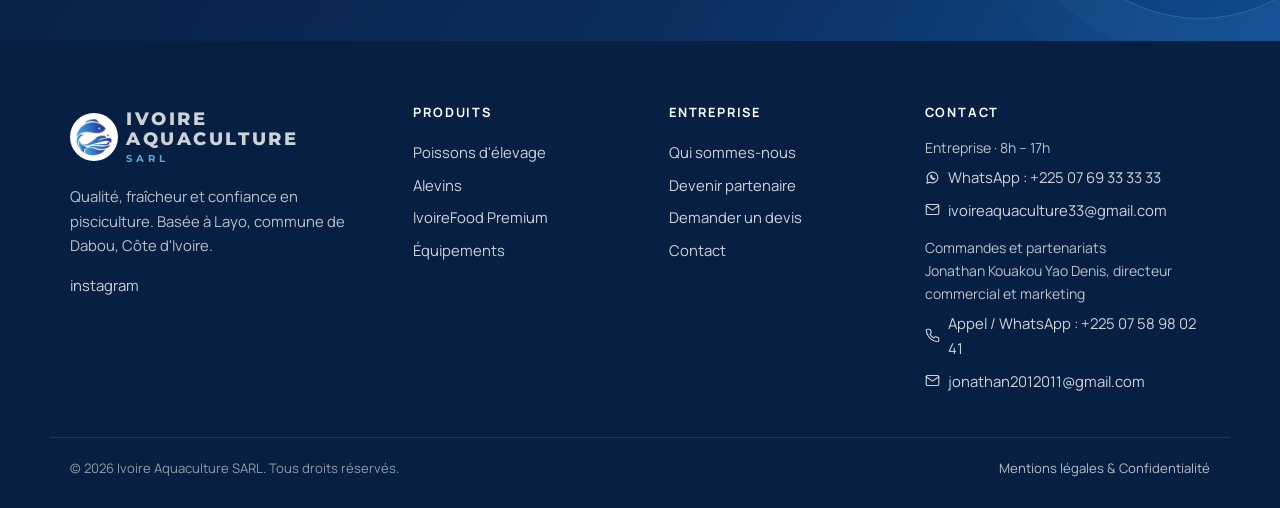
<file: alevins.html>
<!doctype html>
<html lang="fr">
<head>
<meta charset="utf-8">
<meta name="viewport" content="width=device-width, initial-scale=1">
<title>Alevins | Ivoire Aquaculture</title>
<meta name="description" content="Achat d&#39;alevins en Côte d&#39;Ivoire : prix de référence 110 FCFA l&#39;unité, à partir de 1000 unités. Devis rapide auprès d&#39;Ivoire Aquaculture.">
<link rel="canonical" href="https://ivoireaquaculture.github.io/Site/alevins">
<meta property="og:type" content="website">
<meta property="og:locale" content="fr_CI">
<meta property="og:site_name" content="Ivoire Aquaculture SARL">
<meta property="og:title" content="Alevins | Ivoire Aquaculture">
<meta property="og:description" content="Achat d&#39;alevins en Côte d&#39;Ivoire : prix de référence 110 FCFA l&#39;unité, à partir de 1000 unités. Devis rapide auprès d&#39;Ivoire Aquaculture.">
<meta property="og:url" content="https://ivoireaquaculture.github.io/Site/alevins">
<meta property="og:image" content="https://ivoireaquaculture.github.io/Site/img/og-image.png">
<meta name="theme-color" content="#0B2D5C">
<meta name="google-site-verification" content="hTm4n94r8Tfl_f73vdjohGkM88NhMlw3cQGyJ8zZnN0">
<link rel="icon" href="img/favicon.png" type="image/png">
<link rel="apple-touch-icon" href="img/apple-touch-icon.png">
<link rel="preconnect" href="https://fonts.googleapis.com">
<link rel="preconnect" href="https://fonts.gstatic.com" crossorigin>
<link href="https://fonts.googleapis.com/css2?family=Montserrat:wght@700;800&family=Manrope:wght@400;500;600;700&display=swap" rel="stylesheet">
<link rel="stylesheet" href="css/style.css">
<script type="application/ld+json">{"@context":"https://schema.org","@type":"Organization","name":"Ivoire Aquaculture SARL","url":"https://ivoireaquaculture.github.io/Site","logo":"https://ivoireaquaculture.github.io/Site/img/icon-256.png","email":"ivoireaquaculture33@gmail.com","telephone":"+225 07 58 98 02 41","areaServed":"Côte d'Ivoire","address":{"@type":"PostalAddress","addressLocality":"Layo, Dabou","addressCountry":"CI"},"contactPoint":[{"@type":"ContactPoint","contactType":"sales","telephone":"+225 07 58 98 02 41","email":"jonathan2012011@gmail.com","areaServed":"CI","availableLanguage":["French"]},{"@type":"ContactPoint","contactType":"customer service","email":"ivoireaquaculture33@gmail.com","areaServed":"CI","availableLanguage":["French"]}]}</script>
</head>
<body data-static="1">
<a class="skip" href="#contenu">Aller au contenu</a>
<div class="topbar">
  <div class="wrap topbar-in">
    <span><svg class="ico " width="15" height="15" viewBox="0 0 24 24" fill="none" stroke="currentColor" stroke-width="1.8" stroke-linecap="round" stroke-linejoin="round" aria-hidden="true"><path d="M20 10c0 6-8 12-8 12s-8-6-8-12a8 8 0 0 1 16 0z"/><circle cx="12" cy="10" r="3"/></svg> Layo, commune de Dabou, Côte d&#39;Ivoire</span>
    <span class="topbar-right">
      <a href="tel:+2250758980241"><svg class="ico " width="14" height="14" viewBox="0 0 24 24" fill="none" stroke="currentColor" stroke-width="1.8" stroke-linecap="round" stroke-linejoin="round" aria-hidden="true"><path d="M22 16.9v3a2 2 0 0 1-2.2 2 19.8 19.8 0 0 1-8.6-3.1 19.5 19.5 0 0 1-6-6A19.8 19.8 0 0 1 2.1 4.2 2 2 0 0 1 4.1 2h3a2 2 0 0 1 2 1.7c.1 1 .4 1.9.7 2.8a2 2 0 0 1-.5 2.1L8 9.9a16 16 0 0 0 6 6l1.3-1.3a2 2 0 0 1 2.1-.4c.9.3 1.8.6 2.8.7a2 2 0 0 1 1.7 2z"/></svg> <span class="hide-sm">Appeler :</span> +225 07 58 98 02 41</a>
      <a href="https://wa.me/2250769333333?text=Bonjour%20Ivoire%20Aquaculture%2C%20je%20souhaite%20avoir%20des%20informations%20sur%20vos%20produits." target="_blank" rel="noopener"><svg class="ico " width="14" height="14" viewBox="0 0 24 24" fill="none" stroke="currentColor" stroke-width="1.8" stroke-linecap="round" stroke-linejoin="round" aria-hidden="true"><path d="M3 21l1.6-4.8A8.5 8.5 0 1 1 8 19.5L3 21z"/><path d="M9 9.5c0 3 2.5 5.5 5.5 5.5l1.2-1.2-1.8-1-1 .8a4 4 0 0 1-2.5-2.5l.8-1-1-1.8L9 9.5z"/></svg> <span class="hide-sm">WhatsApp entreprise :</span> +225 07 69 33 33 33</a>
      <a href="mailto:ivoireaquaculture33@gmail.com" class="hide-sm"><svg class="ico " width="14" height="14" viewBox="0 0 24 24" fill="none" stroke="currentColor" stroke-width="1.8" stroke-linecap="round" stroke-linejoin="round" aria-hidden="true"><rect x="2" y="4" width="20" height="16" rx="2"/><path d="m22 6-10 7L2 6"/></svg> ivoireaquaculture33@gmail.com</a>
    </span>
  </div>
</div>
<header class="header" id="header">
  <div class="wrap header-in">
    <a href="index.html" class="brand" aria-label="Ivoire Aquaculture SARL — accueil">
      <img src="img/logo-emblem.png" alt="" width="48" height="48">
      <span>Ivoire Aquaculture<small>SARL</small></span>
    </a>
    <nav class="nav" id="nav" aria-label="Navigation principale">
      <a href="index.html" class="">Accueil</a><a href="entreprise.html" class="">L&#39;entreprise</a><a href="poissons.html" class="">Poissons</a><a href="alevins.html" class="active" aria-current="page">Alevins</a><a href="aliments.html" class="">Aliments</a><a href="equipements.html" class="">Équipements</a><a href="devenir-partenaire.html" class="">Devenir partenaire</a><a href="contact.html" class="">Contact</a>
      <a href="devis.html" class="btn btn-gold nav-cta">Demander un devis</a>
    </nav>
    <button class="burger" id="burger" aria-expanded="false" aria-controls="nav" aria-label="Menu"><svg class="ico " width="26" height="26" viewBox="0 0 24 24" fill="none" stroke="currentColor" stroke-width="1.8" stroke-linecap="round" stroke-linejoin="round" aria-hidden="true"><path d="M3 6h18M3 12h18M3 18h18"/></svg></button>
  </div>
</header>
<main id="contenu">

<section class="page-hero ph-alevins">
  <div class="wrap">
    <p class="kicker">Alevins</p>
    <h1>Des alevins pour la mise en charge de vos étangs</h1>
    <p class="lead">Alevins de tilapia (carpe noire) de 10 g, sans traitement hormonal, pour la mise en charge de vos étangs et bassins. Le stock et la date de livraison sont confirmés lors du devis.</p>
  </div>
  <svg class="hero-wave" viewBox="0 0 1440 80" preserveAspectRatio="none" aria-hidden="true"><path d="M0 40c240 40 480 40 720 0s480-40 720 0v40H0z"/></svg>
</section>
<section class="section">
  <div class="wrap split split-top">
    <div>
      <div class="card product">
        <div class="product-photo"><img src="img/photos/bacs-circulaires.jpg" alt="Bacs circulaires d'élevage sur le site de Layo" loading="lazy"></div>
        <h2 class="h3">Alevins</h2>
        <dl class="specs">
          <div><dt>Prix</dt><dd>110 FCFA / pièce</dd></div>
          <div><dt>Espèce</dt><dd>Tilapia (carpe noire)</dd></div>
          <div><dt>Poids</dt><dd>10 g par pièce</dd></div>
          <div><dt>Traitement</dt><dd>Sans traitement hormonal</dd></div>
          <div><dt>Quantité minimale de référence</dt><dd>1 000 pièces</dd></div>
          <div><dt>Stock</dt><dd>Confirmé lors du devis</dd></div>
          <div><dt>Livraison</dt><dd>Date et modalités confirmées lors du devis</dd></div>
        </dl>
      </div>
      <p class="notice"><svg class="ico " width="18" height="18" viewBox="0 0 24 24" fill="none" stroke="currentColor" stroke-width="1.8" stroke-linecap="round" stroke-linejoin="round" aria-hidden="true"><circle cx="12" cy="12" r="10"/><path d="M12 16v-4M12 8h.01"/></svg> <span>Aucune commande n&#39;est engagée avant la confirmation de notre service commercial.</span></p>
    </div>
    <div class="card calc" data-calc data-unit-price="110" data-min="1000">
      <h2 class="h3">Estimez votre commande</h2>
      <label for="calc-qty">Nombre d'alevins</label>
      <div class="stepper">
        <button type="button" data-step="-500" aria-label="Diminuer">−</button>
        <input id="calc-qty" type="number" inputmode="numeric" min="0" step="500" value="1000">
        <button type="button" data-step="500" aria-label="Augmenter">+</button>
      </div>
      <p class="calc-total">Estimation : <strong data-total>110 000 FCFA</strong></p>
      <p class="calc-warn small" data-warn hidden>En dessous du minimum de référence (1 000 unités) : nous étudierons votre demande.</p>
      <a class="btn btn-primary btn-block" data-quote-link href="devis.html?produit=alevins&amp;quantite=1000">Demander un devis pour cette quantité <svg class="ico " width="18" height="18" viewBox="0 0 24 24" fill="none" stroke="currentColor" stroke-width="1.8" stroke-linecap="round" stroke-linejoin="round" aria-hidden="true"><path d="M5 12h14M13 6l6 6-6 6"/></svg></a>
      <p class="small muted">Estimation indicative sur la base du prix de référence, hors livraison.</p>
    </div>
  </div>
</section>
<section class="cta-band">
  <div class="wrap cta-in">
    <div>
      <h2>Vous préparez une mise en charge ?</h2>
      <p>Notre directeur commercial vous répond par téléphone, WhatsApp ou e-mail. Les prix, quantités et délais sont confirmés lors du devis.</p>
    </div>
    <div class="cta-actions">
      <a class="btn btn-gold" href="devis.html">Demander un devis <svg class="ico " width="18" height="18" viewBox="0 0 24 24" fill="none" stroke="currentColor" stroke-width="1.8" stroke-linecap="round" stroke-linejoin="round" aria-hidden="true"><path d="M5 12h14M13 6l6 6-6 6"/></svg></a>
      <a class="btn btn-ghost-light" href="https://wa.me/2250758980241?text=Bonjour%20Ivoire%20Aquaculture%2C%20je%20souhaite%20un%20devis%20pour%20%3A%20alevins." target="_blank" rel="noopener"><svg class="ico " width="18" height="18" viewBox="0 0 24 24" fill="none" stroke="currentColor" stroke-width="1.8" stroke-linecap="round" stroke-linejoin="round" aria-hidden="true"><path d="M3 21l1.6-4.8A8.5 8.5 0 1 1 8 19.5L3 21z"/><path d="M9 9.5c0 3 2.5 5.5 5.5 5.5l1.2-1.2-1.8-1-1 .8a4 4 0 0 1-2.5-2.5l.8-1-1-1.8L9 9.5z"/></svg> WhatsApp</a>
      <a class="btn btn-ghost-light" href="tel:+2250758980241"><svg class="ico " width="18" height="18" viewBox="0 0 24 24" fill="none" stroke="currentColor" stroke-width="1.8" stroke-linecap="round" stroke-linejoin="round" aria-hidden="true"><path d="M22 16.9v3a2 2 0 0 1-2.2 2 19.8 19.8 0 0 1-8.6-3.1 19.5 19.5 0 0 1-6-6A19.8 19.8 0 0 1 2.1 4.2 2 2 0 0 1 4.1 2h3a2 2 0 0 1 2 1.7c.1 1 .4 1.9.7 2.8a2 2 0 0 1-.5 2.1L8 9.9a16 16 0 0 0 6 6l1.3-1.3a2 2 0 0 1 2.1-.4c.9.3 1.8.6 2.8.7a2 2 0 0 1 1.7 2z"/></svg> +225 07 58 98 02 41</a>
    </div>
  </div>
</section>
</main>
<footer class="footer">
  <div class="footer-wave" aria-hidden="true"></div>
  <div class="wrap footer-grid">
    <div>
      <a href="index.html" class="brand brand-light"><img src="img/logo-emblem.png" alt="" width="48" height="48"><span>Ivoire Aquaculture<small>SARL</small></span></a>
      <p class="muted-light">Qualité, fraîcheur et confiance en pisciculture. Basée à Layo, commune de Dabou, Côte d&#39;Ivoire.</p>
      <p class="socials"><a href="https://www.instagram.com/ivoireaquaculture" rel="noopener" target="_blank">instagram</a></p>
    </div>
    <div>
      <h3>Produits</h3>
      <a href="poissons.html">Poissons d'élevage</a>
      <a href="alevins.html">Alevins</a>
      <a href="aliments.html">IvoireFood Premium</a>
      <a href="equipements.html">Équipements</a>
    </div>
    <div>
      <h3>Entreprise</h3>
      <a href="entreprise.html">Qui sommes-nous</a>
      <a href="devenir-partenaire.html">Devenir partenaire</a>
      <a href="devis.html">Demander un devis</a>
      <a href="contact.html">Contact</a>
    </div>
    <div>
      <h3>Contact</h3>
      <p class="muted-light small foot-label">Entreprise · 8h – 17h</p>
      <a href="https://wa.me/2250769333333?text=Bonjour%20Ivoire%20Aquaculture%2C%20je%20souhaite%20avoir%20des%20informations%20sur%20vos%20produits." target="_blank" rel="noopener"><svg class="ico " width="15" height="15" viewBox="0 0 24 24" fill="none" stroke="currentColor" stroke-width="1.8" stroke-linecap="round" stroke-linejoin="round" aria-hidden="true"><path d="M3 21l1.6-4.8A8.5 8.5 0 1 1 8 19.5L3 21z"/><path d="M9 9.5c0 3 2.5 5.5 5.5 5.5l1.2-1.2-1.8-1-1 .8a4 4 0 0 1-2.5-2.5l.8-1-1-1.8L9 9.5z"/></svg> WhatsApp : +225 07 69 33 33 33</a>
      <a href="mailto:ivoireaquaculture33@gmail.com"><svg class="ico " width="15" height="15" viewBox="0 0 24 24" fill="none" stroke="currentColor" stroke-width="1.8" stroke-linecap="round" stroke-linejoin="round" aria-hidden="true"><rect x="2" y="4" width="20" height="16" rx="2"/><path d="m22 6-10 7L2 6"/></svg> ivoireaquaculture33@gmail.com</a>
      <p class="muted-light small foot-label">Commandes et partenariats<br>Jonathan Kouakou Yao Denis, directeur commercial et marketing</p>
      <a href="tel:+2250758980241"><svg class="ico " width="15" height="15" viewBox="0 0 24 24" fill="none" stroke="currentColor" stroke-width="1.8" stroke-linecap="round" stroke-linejoin="round" aria-hidden="true"><path d="M22 16.9v3a2 2 0 0 1-2.2 2 19.8 19.8 0 0 1-8.6-3.1 19.5 19.5 0 0 1-6-6A19.8 19.8 0 0 1 2.1 4.2 2 2 0 0 1 4.1 2h3a2 2 0 0 1 2 1.7c.1 1 .4 1.9.7 2.8a2 2 0 0 1-.5 2.1L8 9.9a16 16 0 0 0 6 6l1.3-1.3a2 2 0 0 1 2.1-.4c.9.3 1.8.6 2.8.7a2 2 0 0 1 1.7 2z"/></svg> Appel / WhatsApp : +225 07 58 98 02 41</a>
      <a href="mailto:jonathan2012011@gmail.com"><svg class="ico " width="15" height="15" viewBox="0 0 24 24" fill="none" stroke="currentColor" stroke-width="1.8" stroke-linecap="round" stroke-linejoin="round" aria-hidden="true"><rect x="2" y="4" width="20" height="16" rx="2"/><path d="m22 6-10 7L2 6"/></svg> jonathan2012011@gmail.com</a>
    </div>
  </div>
  <div class="wrap footer-bottom">
    <span>© 2026 Ivoire Aquaculture SARL. Tous droits réservés.</span>
    <a href="mentions-legales.html">Mentions légales &amp; Confidentialité</a>
  </div>
</footer>
<a class="wa-float" href="https://wa.me/2250758980241?text=Bonjour%20Ivoire%20Aquaculture%2C%20je%20souhaite%20avoir%20des%20informations%20sur%20vos%20produits." target="_blank" rel="noopener" aria-label="Commander sur WhatsApp (service commercial)"><svg class="ico " width="28" height="28" viewBox="0 0 24 24" fill="none" stroke="currentColor" stroke-width="1.8" stroke-linecap="round" stroke-linejoin="round" aria-hidden="true"><path d="M3 21l1.6-4.8A8.5 8.5 0 1 1 8 19.5L3 21z"/><path d="M9 9.5c0 3 2.5 5.5 5.5 5.5l1.2-1.2-1.8-1-1 .8a4 4 0 0 1-2.5-2.5l.8-1-1-1.8L9 9.5z"/></svg></a>
<script>window.SITE={"whatsapp":"2250758980241"};</script>
<script src="js/main.js" defer></script>
<script data-goatcounter="https://ivoireaquaculture.goatcounter.com/count" async src="https://gc.zgo.at/count.js"></script>
</body>
</html>
</file>
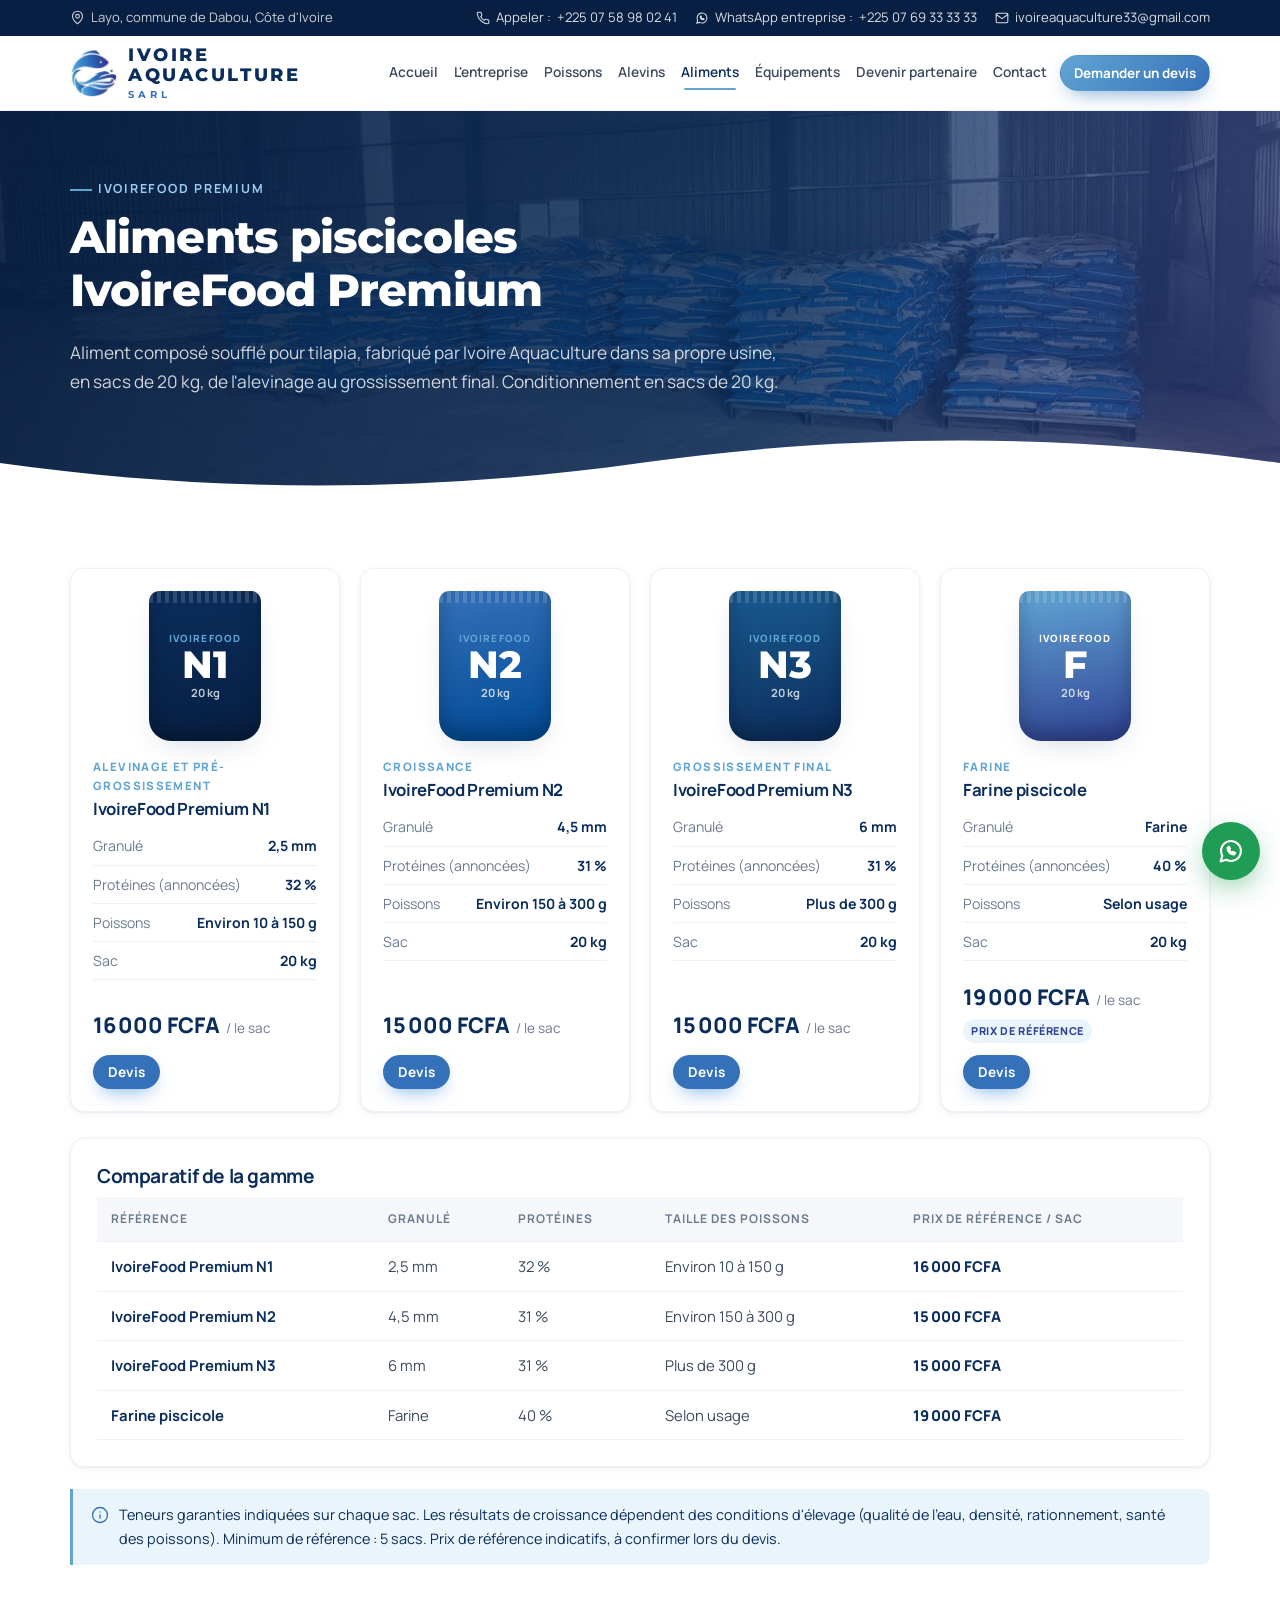
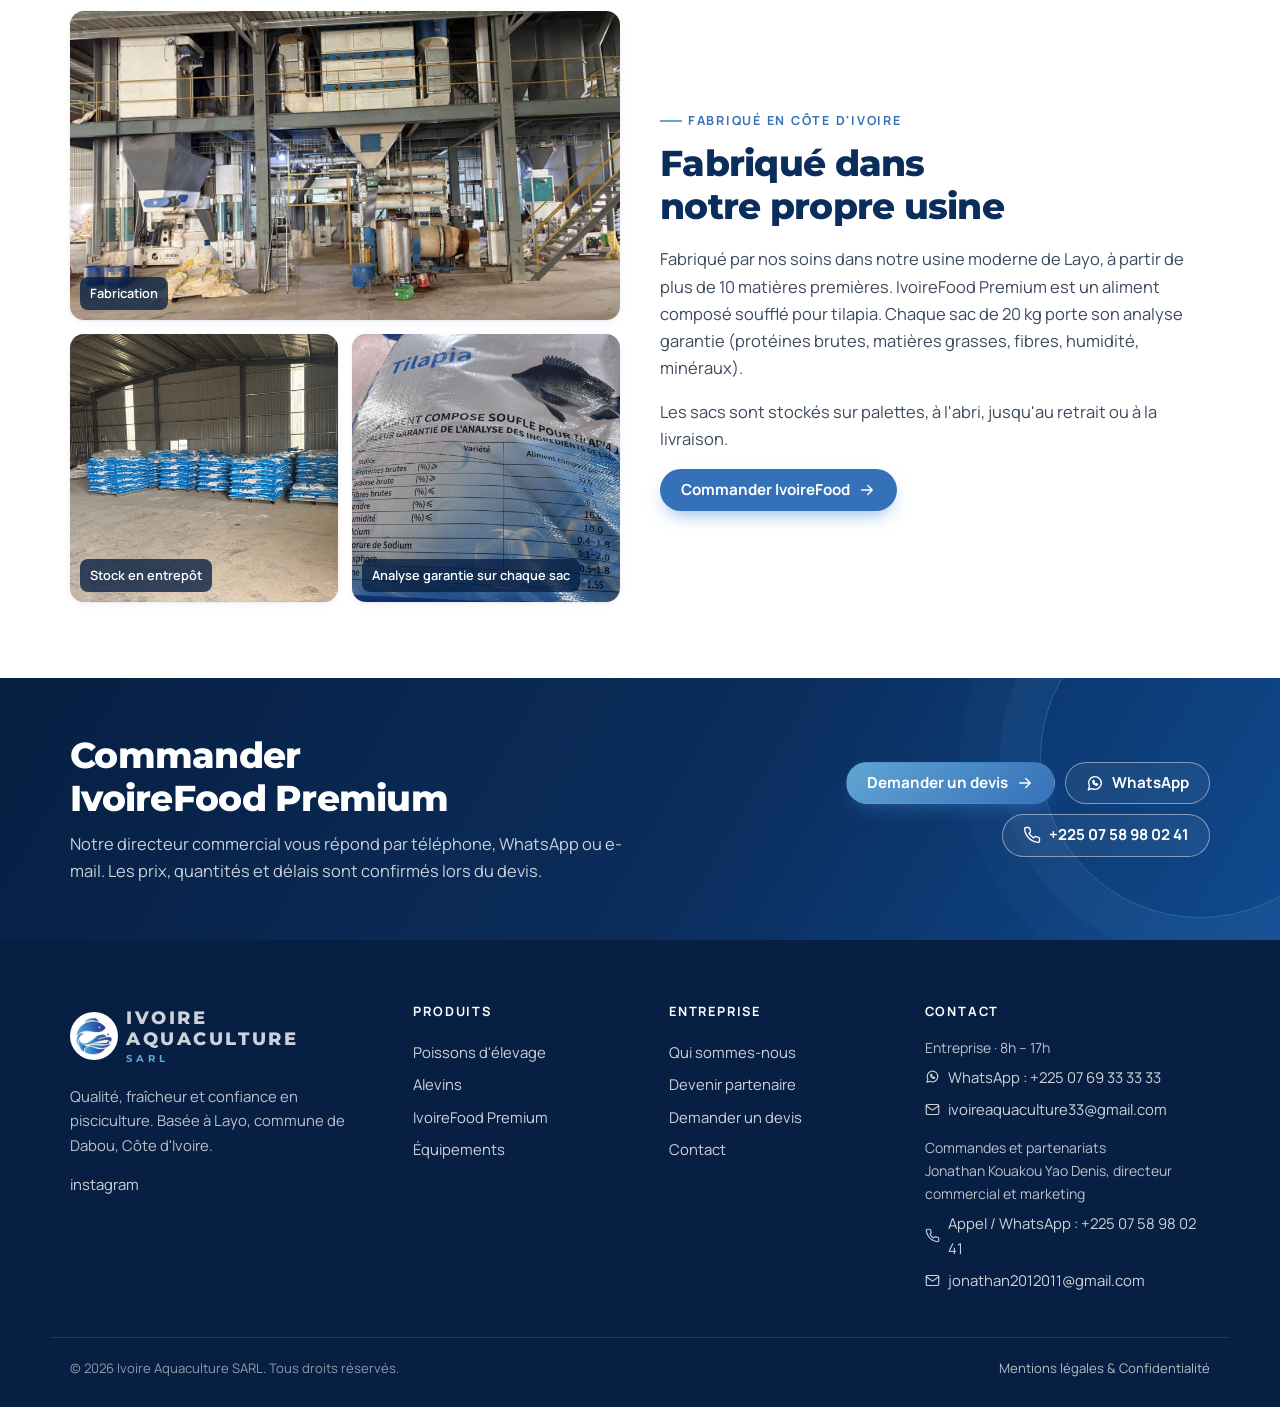
<file: aliments.html>
<!doctype html>
<html lang="fr">
<head>
<meta charset="utf-8">
<meta name="viewport" content="width=device-width, initial-scale=1">
<title>Aliments IvoireFood Premium | Ivoire Aquaculture</title>
<meta name="description" content="Aliments pour poissons IvoireFood Premium N1, N2, N3 et farine piscicole en sacs de 20 kg. Prix de référence et devis en Côte d&#39;Ivoire.">
<link rel="canonical" href="https://ivoireaquaculture.github.io/Site/aliments">
<meta property="og:type" content="website">
<meta property="og:locale" content="fr_CI">
<meta property="og:site_name" content="Ivoire Aquaculture SARL">
<meta property="og:title" content="Aliments IvoireFood Premium | Ivoire Aquaculture">
<meta property="og:description" content="Aliments pour poissons IvoireFood Premium N1, N2, N3 et farine piscicole en sacs de 20 kg. Prix de référence et devis en Côte d&#39;Ivoire.">
<meta property="og:url" content="https://ivoireaquaculture.github.io/Site/aliments">
<meta property="og:image" content="https://ivoireaquaculture.github.io/Site/img/og-image.png">
<meta name="theme-color" content="#0B2D5C">
<meta name="google-site-verification" content="hTm4n94r8Tfl_f73vdjohGkM88NhMlw3cQGyJ8zZnN0">
<link rel="icon" href="img/favicon.png" type="image/png">
<link rel="apple-touch-icon" href="img/apple-touch-icon.png">
<link rel="preconnect" href="https://fonts.googleapis.com">
<link rel="preconnect" href="https://fonts.gstatic.com" crossorigin>
<link href="https://fonts.googleapis.com/css2?family=Montserrat:wght@700;800&family=Manrope:wght@400;500;600;700&display=swap" rel="stylesheet">
<link rel="stylesheet" href="css/style.css">
<script type="application/ld+json">{"@context":"https://schema.org","@type":"Organization","name":"Ivoire Aquaculture SARL","url":"https://ivoireaquaculture.github.io/Site","logo":"https://ivoireaquaculture.github.io/Site/img/icon-256.png","email":"ivoireaquaculture33@gmail.com","telephone":"+225 07 58 98 02 41","areaServed":"Côte d'Ivoire","address":{"@type":"PostalAddress","addressLocality":"Layo, Dabou","addressCountry":"CI"},"contactPoint":[{"@type":"ContactPoint","contactType":"sales","telephone":"+225 07 58 98 02 41","email":"jonathan2012011@gmail.com","areaServed":"CI","availableLanguage":["French"]},{"@type":"ContactPoint","contactType":"customer service","email":"ivoireaquaculture33@gmail.com","areaServed":"CI","availableLanguage":["French"]}]}</script>
</head>
<body data-static="1">
<a class="skip" href="#contenu">Aller au contenu</a>
<div class="topbar">
  <div class="wrap topbar-in">
    <span><svg class="ico " width="15" height="15" viewBox="0 0 24 24" fill="none" stroke="currentColor" stroke-width="1.8" stroke-linecap="round" stroke-linejoin="round" aria-hidden="true"><path d="M20 10c0 6-8 12-8 12s-8-6-8-12a8 8 0 0 1 16 0z"/><circle cx="12" cy="10" r="3"/></svg> Layo, commune de Dabou, Côte d&#39;Ivoire</span>
    <span class="topbar-right">
      <a href="tel:+2250758980241"><svg class="ico " width="14" height="14" viewBox="0 0 24 24" fill="none" stroke="currentColor" stroke-width="1.8" stroke-linecap="round" stroke-linejoin="round" aria-hidden="true"><path d="M22 16.9v3a2 2 0 0 1-2.2 2 19.8 19.8 0 0 1-8.6-3.1 19.5 19.5 0 0 1-6-6A19.8 19.8 0 0 1 2.1 4.2 2 2 0 0 1 4.1 2h3a2 2 0 0 1 2 1.7c.1 1 .4 1.9.7 2.8a2 2 0 0 1-.5 2.1L8 9.9a16 16 0 0 0 6 6l1.3-1.3a2 2 0 0 1 2.1-.4c.9.3 1.8.6 2.8.7a2 2 0 0 1 1.7 2z"/></svg> <span class="hide-sm">Appeler :</span> +225 07 58 98 02 41</a>
      <a href="https://wa.me/2250769333333?text=Bonjour%20Ivoire%20Aquaculture%2C%20je%20souhaite%20avoir%20des%20informations%20sur%20vos%20produits." target="_blank" rel="noopener"><svg class="ico " width="14" height="14" viewBox="0 0 24 24" fill="none" stroke="currentColor" stroke-width="1.8" stroke-linecap="round" stroke-linejoin="round" aria-hidden="true"><path d="M3 21l1.6-4.8A8.5 8.5 0 1 1 8 19.5L3 21z"/><path d="M9 9.5c0 3 2.5 5.5 5.5 5.5l1.2-1.2-1.8-1-1 .8a4 4 0 0 1-2.5-2.5l.8-1-1-1.8L9 9.5z"/></svg> <span class="hide-sm">WhatsApp entreprise :</span> +225 07 69 33 33 33</a>
      <a href="mailto:ivoireaquaculture33@gmail.com" class="hide-sm"><svg class="ico " width="14" height="14" viewBox="0 0 24 24" fill="none" stroke="currentColor" stroke-width="1.8" stroke-linecap="round" stroke-linejoin="round" aria-hidden="true"><rect x="2" y="4" width="20" height="16" rx="2"/><path d="m22 6-10 7L2 6"/></svg> ivoireaquaculture33@gmail.com</a>
    </span>
  </div>
</div>
<header class="header" id="header">
  <div class="wrap header-in">
    <a href="index.html" class="brand" aria-label="Ivoire Aquaculture SARL — accueil">
      <img src="img/logo-emblem.png" alt="" width="48" height="48">
      <span>Ivoire Aquaculture<small>SARL</small></span>
    </a>
    <nav class="nav" id="nav" aria-label="Navigation principale">
      <a href="index.html" class="">Accueil</a><a href="entreprise.html" class="">L&#39;entreprise</a><a href="poissons.html" class="">Poissons</a><a href="alevins.html" class="">Alevins</a><a href="aliments.html" class="active" aria-current="page">Aliments</a><a href="equipements.html" class="">Équipements</a><a href="devenir-partenaire.html" class="">Devenir partenaire</a><a href="contact.html" class="">Contact</a>
      <a href="devis.html" class="btn btn-gold nav-cta">Demander un devis</a>
    </nav>
    <button class="burger" id="burger" aria-expanded="false" aria-controls="nav" aria-label="Menu"><svg class="ico " width="26" height="26" viewBox="0 0 24 24" fill="none" stroke="currentColor" stroke-width="1.8" stroke-linecap="round" stroke-linejoin="round" aria-hidden="true"><path d="M3 6h18M3 12h18M3 18h18"/></svg></button>
  </div>
</header>
<main id="contenu">

<section class="page-hero ph-aliments">
  <div class="wrap">
    <p class="kicker">IvoireFood Premium</p>
    <h1>Aliments piscicoles IvoireFood Premium</h1>
    <p class="lead">Aliment composé soufflé pour tilapia, fabriqué par Ivoire Aquaculture dans sa propre usine, en sacs de 20 kg, de l&#39;alevinage au grossissement final. Conditionnement en sacs de 20 kg.</p>
  </div>
  <svg class="hero-wave" viewBox="0 0 1440 80" preserveAspectRatio="none" aria-hidden="true"><path d="M0 40c240 40 480 40 720 0s480-40 720 0v40H0z"/></svg>
</section>
<section class="section">
  <div class="wrap">
    <div class="feed-grid">
      <article class="card feed-card feed-n1">
        <div class="feed-bag" aria-hidden="true"><span class="feed-bag-brand">IvoireFood</span><span class="feed-bag-code">N1</span><span class="feed-bag-kg">20 kg</span></div>
        <p class="feed-stage">Alevinage et pré-grossissement</p>
        <h2 class="h3">IvoireFood Premium N1</h2>
        <dl class="specs specs-compact">
          <div><dt>Granulé</dt><dd>2,5 mm</dd></div>
          <div><dt>Protéines (annoncées)</dt><dd>32 %</dd></div>
          <div><dt>Poissons</dt><dd>Environ 10 à 150 g</dd></div>
          <div><dt>Sac</dt><dd>20 kg</dd></div>
        </dl>
        <div class="product-foot">
          <span class="price"><span class="price-amt">16 000 FCFA</span> <span class="price-unit">/ le sac</span></span>
          <a class="btn btn-primary btn-sm" href="devis.html?produit=n1">Devis</a>
        </div>
      </article><article class="card feed-card feed-n2">
        <div class="feed-bag" aria-hidden="true"><span class="feed-bag-brand">IvoireFood</span><span class="feed-bag-code">N2</span><span class="feed-bag-kg">20 kg</span></div>
        <p class="feed-stage">Croissance</p>
        <h2 class="h3">IvoireFood Premium N2</h2>
        <dl class="specs specs-compact">
          <div><dt>Granulé</dt><dd>4,5 mm</dd></div>
          <div><dt>Protéines (annoncées)</dt><dd>31 %</dd></div>
          <div><dt>Poissons</dt><dd>Environ 150 à 300 g</dd></div>
          <div><dt>Sac</dt><dd>20 kg</dd></div>
        </dl>
        <div class="product-foot">
          <span class="price"><span class="price-amt">15 000 FCFA</span> <span class="price-unit">/ le sac</span></span>
          <a class="btn btn-primary btn-sm" href="devis.html?produit=n2">Devis</a>
        </div>
      </article><article class="card feed-card feed-n3">
        <div class="feed-bag" aria-hidden="true"><span class="feed-bag-brand">IvoireFood</span><span class="feed-bag-code">N3</span><span class="feed-bag-kg">20 kg</span></div>
        <p class="feed-stage">Grossissement final</p>
        <h2 class="h3">IvoireFood Premium N3</h2>
        <dl class="specs specs-compact">
          <div><dt>Granulé</dt><dd>6 mm</dd></div>
          <div><dt>Protéines (annoncées)</dt><dd>31 %</dd></div>
          <div><dt>Poissons</dt><dd>Plus de 300 g</dd></div>
          <div><dt>Sac</dt><dd>20 kg</dd></div>
        </dl>
        <div class="product-foot">
          <span class="price"><span class="price-amt">15 000 FCFA</span> <span class="price-unit">/ le sac</span></span>
          <a class="btn btn-primary btn-sm" href="devis.html?produit=n3">Devis</a>
        </div>
      </article><article class="card feed-card feed-farine">
        <div class="feed-bag" aria-hidden="true"><span class="feed-bag-brand">IvoireFood</span><span class="feed-bag-code">F</span><span class="feed-bag-kg">20 kg</span></div>
        <p class="feed-stage">Farine</p>
        <h2 class="h3">Farine piscicole</h2>
        <dl class="specs specs-compact">
          <div><dt>Granulé</dt><dd>Farine</dd></div>
          <div><dt>Protéines (annoncées)</dt><dd>40 %</dd></div>
          <div><dt>Poissons</dt><dd>Selon usage</dd></div>
          <div><dt>Sac</dt><dd>20 kg</dd></div>
        </dl>
        <div class="product-foot">
          <span class="price"><span class="price-amt">19 000 FCFA</span> <span class="price-unit">/ le sac</span><span class="price-tag" title="Prix de référence indicatifs, à confirmer lors du devis.">Prix de référence</span></span>
          <a class="btn btn-primary btn-sm" href="devis.html?produit=farine">Devis</a>
        </div>
      </article>
    </div>

    <div class="table-wrap card">
      <h2 class="h3">Comparatif de la gamme</h2>
      <table class="table">
        <thead><tr><th scope="col">Référence</th><th scope="col">Granulé</th><th scope="col">Protéines</th><th scope="col">Taille des poissons</th><th scope="col">Prix de référence / sac</th></tr></thead>
        <tbody><tr><th scope="row">IvoireFood Premium N1</th><td>2,5 mm</td><td>32 %</td><td>Environ 10 à 150 g</td><td>16 000 FCFA</td></tr><tr><th scope="row">IvoireFood Premium N2</th><td>4,5 mm</td><td>31 %</td><td>Environ 150 à 300 g</td><td>15 000 FCFA</td></tr><tr><th scope="row">IvoireFood Premium N3</th><td>6 mm</td><td>31 %</td><td>Plus de 300 g</td><td>15 000 FCFA</td></tr><tr><th scope="row">Farine piscicole</th><td>Farine</td><td>40 %</td><td>Selon usage</td><td>19 000 FCFA</td></tr></tbody>
      </table>
    </div>
    <p class="notice"><svg class="ico " width="18" height="18" viewBox="0 0 24 24" fill="none" stroke="currentColor" stroke-width="1.8" stroke-linecap="round" stroke-linejoin="round" aria-hidden="true"><circle cx="12" cy="12" r="10"/><path d="M12 16v-4M12 8h.01"/></svg> <span>Teneurs garanties indiquées sur chaque sac. Les résultats de croissance dépendent des conditions d&#39;élevage (qualité de l&#39;eau, densité, rationnement, santé des poissons). Minimum de référence : 5 sacs. Prix de référence indicatifs, à confirmer lors du devis.</span></p>
    <div class="mill">
      <div class="mill-photos">
        <figure class="photo "><img src="img/photos/usine-aliments.jpg" alt="Ligne de fabrication des aliments" loading="lazy"><figcaption>Fabrication</figcaption></figure>
        <figure class="photo "><img src="img/photos/entrepot-aliments.jpg" alt="Sacs IvoireFood stockés sur palettes" loading="lazy"><figcaption>Stock en entrepôt</figcaption></figure>
        <figure class="photo "><img src="img/photos/etiquette-aliment.jpg" alt="Étiquette d&#39;un sac d&#39;aliment composé soufflé pour tilapia" loading="lazy"><figcaption>Analyse garantie sur chaque sac</figcaption></figure>
      </div>
      <div>
        <p class="kicker">Fabriqué en Côte d'Ivoire</p>
        <h2>Fabriqué dans notre propre usine</h2>
        <p>Fabriqué par nos soins dans notre usine moderne de Layo, à partir de plus de 10 matières premières. IvoireFood Premium est un aliment composé soufflé pour tilapia. Chaque sac de 20 kg porte son analyse garantie (protéines brutes, matières grasses, fibres, humidité, minéraux).</p>
        <p>Les sacs sont stockés sur palettes, à l'abri, jusqu'au retrait ou à la livraison.</p>
        <a class="btn btn-primary" href="devis.html?produit=n1">Commander IvoireFood <svg class="ico " width="18" height="18" viewBox="0 0 24 24" fill="none" stroke="currentColor" stroke-width="1.8" stroke-linecap="round" stroke-linejoin="round" aria-hidden="true"><path d="M5 12h14M13 6l6 6-6 6"/></svg></a>
      </div>
    </div>
  </div>
</section>
<section class="cta-band">
  <div class="wrap cta-in">
    <div>
      <h2>Commander IvoireFood Premium</h2>
      <p>Notre directeur commercial vous répond par téléphone, WhatsApp ou e-mail. Les prix, quantités et délais sont confirmés lors du devis.</p>
    </div>
    <div class="cta-actions">
      <a class="btn btn-gold" href="devis.html">Demander un devis <svg class="ico " width="18" height="18" viewBox="0 0 24 24" fill="none" stroke="currentColor" stroke-width="1.8" stroke-linecap="round" stroke-linejoin="round" aria-hidden="true"><path d="M5 12h14M13 6l6 6-6 6"/></svg></a>
      <a class="btn btn-ghost-light" href="https://wa.me/2250758980241?text=Bonjour%20Ivoire%20Aquaculture%2C%20je%20souhaite%20un%20devis%20pour%20%3A%20aliments%20IvoireFood%20Premium." target="_blank" rel="noopener"><svg class="ico " width="18" height="18" viewBox="0 0 24 24" fill="none" stroke="currentColor" stroke-width="1.8" stroke-linecap="round" stroke-linejoin="round" aria-hidden="true"><path d="M3 21l1.6-4.8A8.5 8.5 0 1 1 8 19.5L3 21z"/><path d="M9 9.5c0 3 2.5 5.5 5.5 5.5l1.2-1.2-1.8-1-1 .8a4 4 0 0 1-2.5-2.5l.8-1-1-1.8L9 9.5z"/></svg> WhatsApp</a>
      <a class="btn btn-ghost-light" href="tel:+2250758980241"><svg class="ico " width="18" height="18" viewBox="0 0 24 24" fill="none" stroke="currentColor" stroke-width="1.8" stroke-linecap="round" stroke-linejoin="round" aria-hidden="true"><path d="M22 16.9v3a2 2 0 0 1-2.2 2 19.8 19.8 0 0 1-8.6-3.1 19.5 19.5 0 0 1-6-6A19.8 19.8 0 0 1 2.1 4.2 2 2 0 0 1 4.1 2h3a2 2 0 0 1 2 1.7c.1 1 .4 1.9.7 2.8a2 2 0 0 1-.5 2.1L8 9.9a16 16 0 0 0 6 6l1.3-1.3a2 2 0 0 1 2.1-.4c.9.3 1.8.6 2.8.7a2 2 0 0 1 1.7 2z"/></svg> +225 07 58 98 02 41</a>
    </div>
  </div>
</section>
</main>
<footer class="footer">
  <div class="footer-wave" aria-hidden="true"></div>
  <div class="wrap footer-grid">
    <div>
      <a href="index.html" class="brand brand-light"><img src="img/logo-emblem.png" alt="" width="48" height="48"><span>Ivoire Aquaculture<small>SARL</small></span></a>
      <p class="muted-light">Qualité, fraîcheur et confiance en pisciculture. Basée à Layo, commune de Dabou, Côte d&#39;Ivoire.</p>
      <p class="socials"><a href="https://www.instagram.com/ivoireaquaculture" rel="noopener" target="_blank">instagram</a></p>
    </div>
    <div>
      <h3>Produits</h3>
      <a href="poissons.html">Poissons d'élevage</a>
      <a href="alevins.html">Alevins</a>
      <a href="aliments.html">IvoireFood Premium</a>
      <a href="equipements.html">Équipements</a>
    </div>
    <div>
      <h3>Entreprise</h3>
      <a href="entreprise.html">Qui sommes-nous</a>
      <a href="devenir-partenaire.html">Devenir partenaire</a>
      <a href="devis.html">Demander un devis</a>
      <a href="contact.html">Contact</a>
    </div>
    <div>
      <h3>Contact</h3>
      <p class="muted-light small foot-label">Entreprise · 8h – 17h</p>
      <a href="https://wa.me/2250769333333?text=Bonjour%20Ivoire%20Aquaculture%2C%20je%20souhaite%20avoir%20des%20informations%20sur%20vos%20produits." target="_blank" rel="noopener"><svg class="ico " width="15" height="15" viewBox="0 0 24 24" fill="none" stroke="currentColor" stroke-width="1.8" stroke-linecap="round" stroke-linejoin="round" aria-hidden="true"><path d="M3 21l1.6-4.8A8.5 8.5 0 1 1 8 19.5L3 21z"/><path d="M9 9.5c0 3 2.5 5.5 5.5 5.5l1.2-1.2-1.8-1-1 .8a4 4 0 0 1-2.5-2.5l.8-1-1-1.8L9 9.5z"/></svg> WhatsApp : +225 07 69 33 33 33</a>
      <a href="mailto:ivoireaquaculture33@gmail.com"><svg class="ico " width="15" height="15" viewBox="0 0 24 24" fill="none" stroke="currentColor" stroke-width="1.8" stroke-linecap="round" stroke-linejoin="round" aria-hidden="true"><rect x="2" y="4" width="20" height="16" rx="2"/><path d="m22 6-10 7L2 6"/></svg> ivoireaquaculture33@gmail.com</a>
      <p class="muted-light small foot-label">Commandes et partenariats<br>Jonathan Kouakou Yao Denis, directeur commercial et marketing</p>
      <a href="tel:+2250758980241"><svg class="ico " width="15" height="15" viewBox="0 0 24 24" fill="none" stroke="currentColor" stroke-width="1.8" stroke-linecap="round" stroke-linejoin="round" aria-hidden="true"><path d="M22 16.9v3a2 2 0 0 1-2.2 2 19.8 19.8 0 0 1-8.6-3.1 19.5 19.5 0 0 1-6-6A19.8 19.8 0 0 1 2.1 4.2 2 2 0 0 1 4.1 2h3a2 2 0 0 1 2 1.7c.1 1 .4 1.9.7 2.8a2 2 0 0 1-.5 2.1L8 9.9a16 16 0 0 0 6 6l1.3-1.3a2 2 0 0 1 2.1-.4c.9.3 1.8.6 2.8.7a2 2 0 0 1 1.7 2z"/></svg> Appel / WhatsApp : +225 07 58 98 02 41</a>
      <a href="mailto:jonathan2012011@gmail.com"><svg class="ico " width="15" height="15" viewBox="0 0 24 24" fill="none" stroke="currentColor" stroke-width="1.8" stroke-linecap="round" stroke-linejoin="round" aria-hidden="true"><rect x="2" y="4" width="20" height="16" rx="2"/><path d="m22 6-10 7L2 6"/></svg> jonathan2012011@gmail.com</a>
    </div>
  </div>
  <div class="wrap footer-bottom">
    <span>© 2026 Ivoire Aquaculture SARL. Tous droits réservés.</span>
    <a href="mentions-legales.html">Mentions légales &amp; Confidentialité</a>
  </div>
</footer>
<a class="wa-float" href="https://wa.me/2250758980241?text=Bonjour%20Ivoire%20Aquaculture%2C%20je%20souhaite%20avoir%20des%20informations%20sur%20vos%20produits." target="_blank" rel="noopener" aria-label="Commander sur WhatsApp (service commercial)"><svg class="ico " width="28" height="28" viewBox="0 0 24 24" fill="none" stroke="currentColor" stroke-width="1.8" stroke-linecap="round" stroke-linejoin="round" aria-hidden="true"><path d="M3 21l1.6-4.8A8.5 8.5 0 1 1 8 19.5L3 21z"/><path d="M9 9.5c0 3 2.5 5.5 5.5 5.5l1.2-1.2-1.8-1-1 .8a4 4 0 0 1-2.5-2.5l.8-1-1-1.8L9 9.5z"/></svg></a>
<script>window.SITE={"whatsapp":"2250758980241"};</script>
<script src="js/main.js" defer></script>
<script data-goatcounter="https://ivoireaquaculture.goatcounter.com/count" async src="https://gc.zgo.at/count.js"></script>
</body>
</html>
</file>
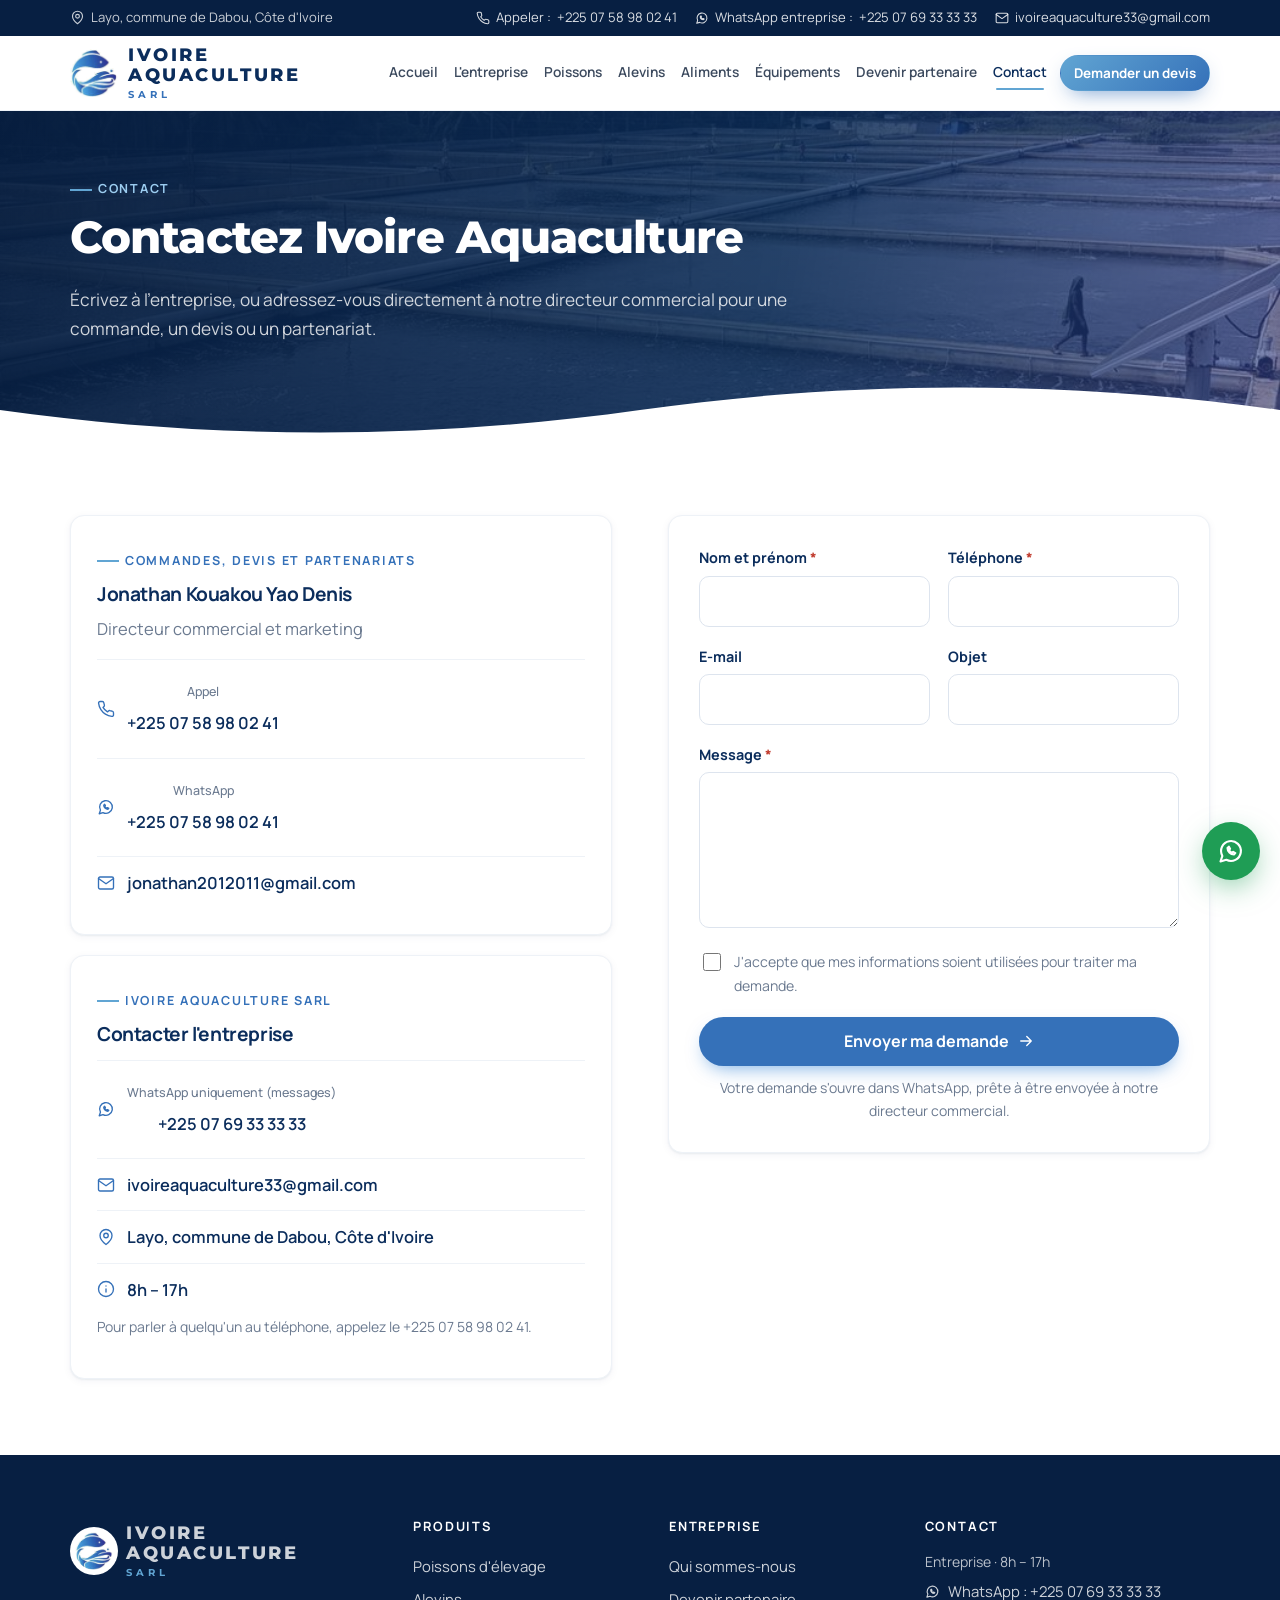
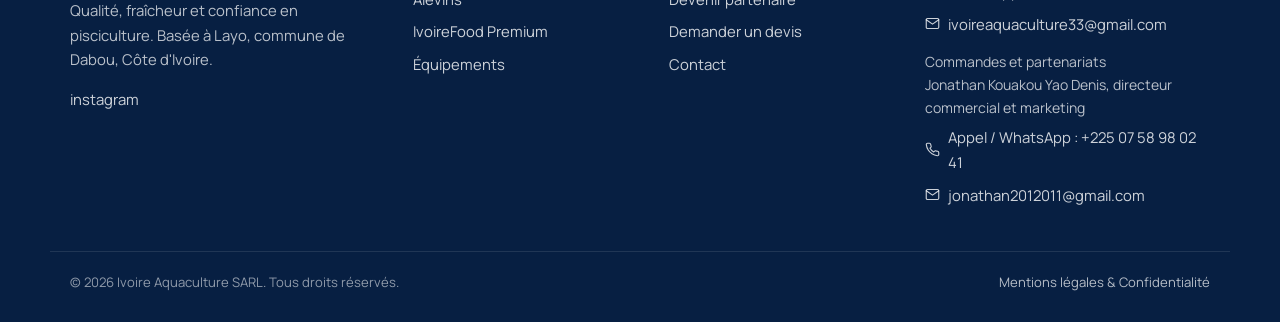
<file: contact.html>
<!doctype html>
<html lang="fr">
<head>
<meta charset="utf-8">
<meta name="viewport" content="width=device-width, initial-scale=1">
<title>Contact | Ivoire Aquaculture</title>
<meta name="description" content="Contactez Ivoire Aquaculture SARL : appel et WhatsApp commercial +225 07 58 98 02 41, WhatsApp entreprise +225 07 69 33 33 33, ivoireaquaculture33@gmail.com. Layo, Dabou, Côte d&#39;Ivoire.">
<link rel="canonical" href="https://ivoireaquaculture.github.io/Site/contact">
<meta property="og:type" content="website">
<meta property="og:locale" content="fr_CI">
<meta property="og:site_name" content="Ivoire Aquaculture SARL">
<meta property="og:title" content="Contact | Ivoire Aquaculture">
<meta property="og:description" content="Contactez Ivoire Aquaculture SARL : appel et WhatsApp commercial +225 07 58 98 02 41, WhatsApp entreprise +225 07 69 33 33 33, ivoireaquaculture33@gmail.com. Layo, Dabou, Côte d&#39;Ivoire.">
<meta property="og:url" content="https://ivoireaquaculture.github.io/Site/contact">
<meta property="og:image" content="https://ivoireaquaculture.github.io/Site/img/og-image.png">
<meta name="theme-color" content="#0B2D5C">
<meta name="google-site-verification" content="hTm4n94r8Tfl_f73vdjohGkM88NhMlw3cQGyJ8zZnN0">
<link rel="icon" href="img/favicon.png" type="image/png">
<link rel="apple-touch-icon" href="img/apple-touch-icon.png">
<link rel="preconnect" href="https://fonts.googleapis.com">
<link rel="preconnect" href="https://fonts.gstatic.com" crossorigin>
<link href="https://fonts.googleapis.com/css2?family=Montserrat:wght@700;800&family=Manrope:wght@400;500;600;700&display=swap" rel="stylesheet">
<link rel="stylesheet" href="css/style.css">
<script type="application/ld+json">{"@context":"https://schema.org","@type":"Organization","name":"Ivoire Aquaculture SARL","url":"https://ivoireaquaculture.github.io/Site","logo":"https://ivoireaquaculture.github.io/Site/img/icon-256.png","email":"ivoireaquaculture33@gmail.com","telephone":"+225 07 58 98 02 41","areaServed":"Côte d'Ivoire","address":{"@type":"PostalAddress","addressLocality":"Layo, Dabou","addressCountry":"CI"},"contactPoint":[{"@type":"ContactPoint","contactType":"sales","telephone":"+225 07 58 98 02 41","email":"jonathan2012011@gmail.com","areaServed":"CI","availableLanguage":["French"]},{"@type":"ContactPoint","contactType":"customer service","email":"ivoireaquaculture33@gmail.com","areaServed":"CI","availableLanguage":["French"]}]}</script>
</head>
<body data-static="1">
<a class="skip" href="#contenu">Aller au contenu</a>
<div class="topbar">
  <div class="wrap topbar-in">
    <span><svg class="ico " width="15" height="15" viewBox="0 0 24 24" fill="none" stroke="currentColor" stroke-width="1.8" stroke-linecap="round" stroke-linejoin="round" aria-hidden="true"><path d="M20 10c0 6-8 12-8 12s-8-6-8-12a8 8 0 0 1 16 0z"/><circle cx="12" cy="10" r="3"/></svg> Layo, commune de Dabou, Côte d&#39;Ivoire</span>
    <span class="topbar-right">
      <a href="tel:+2250758980241"><svg class="ico " width="14" height="14" viewBox="0 0 24 24" fill="none" stroke="currentColor" stroke-width="1.8" stroke-linecap="round" stroke-linejoin="round" aria-hidden="true"><path d="M22 16.9v3a2 2 0 0 1-2.2 2 19.8 19.8 0 0 1-8.6-3.1 19.5 19.5 0 0 1-6-6A19.8 19.8 0 0 1 2.1 4.2 2 2 0 0 1 4.1 2h3a2 2 0 0 1 2 1.7c.1 1 .4 1.9.7 2.8a2 2 0 0 1-.5 2.1L8 9.9a16 16 0 0 0 6 6l1.3-1.3a2 2 0 0 1 2.1-.4c.9.3 1.8.6 2.8.7a2 2 0 0 1 1.7 2z"/></svg> <span class="hide-sm">Appeler :</span> +225 07 58 98 02 41</a>
      <a href="https://wa.me/2250769333333?text=Bonjour%20Ivoire%20Aquaculture%2C%20je%20souhaite%20avoir%20des%20informations%20sur%20vos%20produits." target="_blank" rel="noopener"><svg class="ico " width="14" height="14" viewBox="0 0 24 24" fill="none" stroke="currentColor" stroke-width="1.8" stroke-linecap="round" stroke-linejoin="round" aria-hidden="true"><path d="M3 21l1.6-4.8A8.5 8.5 0 1 1 8 19.5L3 21z"/><path d="M9 9.5c0 3 2.5 5.5 5.5 5.5l1.2-1.2-1.8-1-1 .8a4 4 0 0 1-2.5-2.5l.8-1-1-1.8L9 9.5z"/></svg> <span class="hide-sm">WhatsApp entreprise :</span> +225 07 69 33 33 33</a>
      <a href="mailto:ivoireaquaculture33@gmail.com" class="hide-sm"><svg class="ico " width="14" height="14" viewBox="0 0 24 24" fill="none" stroke="currentColor" stroke-width="1.8" stroke-linecap="round" stroke-linejoin="round" aria-hidden="true"><rect x="2" y="4" width="20" height="16" rx="2"/><path d="m22 6-10 7L2 6"/></svg> ivoireaquaculture33@gmail.com</a>
    </span>
  </div>
</div>
<header class="header" id="header">
  <div class="wrap header-in">
    <a href="index.html" class="brand" aria-label="Ivoire Aquaculture SARL — accueil">
      <img src="img/logo-emblem.png" alt="" width="48" height="48">
      <span>Ivoire Aquaculture<small>SARL</small></span>
    </a>
    <nav class="nav" id="nav" aria-label="Navigation principale">
      <a href="index.html" class="">Accueil</a><a href="entreprise.html" class="">L&#39;entreprise</a><a href="poissons.html" class="">Poissons</a><a href="alevins.html" class="">Alevins</a><a href="aliments.html" class="">Aliments</a><a href="equipements.html" class="">Équipements</a><a href="devenir-partenaire.html" class="">Devenir partenaire</a><a href="contact.html" class="active" aria-current="page">Contact</a>
      <a href="devis.html" class="btn btn-gold nav-cta">Demander un devis</a>
    </nav>
    <button class="burger" id="burger" aria-expanded="false" aria-controls="nav" aria-label="Menu"><svg class="ico " width="26" height="26" viewBox="0 0 24 24" fill="none" stroke="currentColor" stroke-width="1.8" stroke-linecap="round" stroke-linejoin="round" aria-hidden="true"><path d="M3 6h18M3 12h18M3 18h18"/></svg></button>
  </div>
</header>
<main id="contenu">

<section class="page-hero ph-contact">
  <div class="wrap">
    <p class="kicker">Contact</p>
    <h1>Contactez Ivoire Aquaculture</h1>
    <p class="lead">Écrivez à l&#39;entreprise, ou adressez-vous directement à notre directeur commercial pour une commande, un devis ou un partenariat.</p>
  </div>
  <svg class="hero-wave" viewBox="0 0 1440 80" preserveAspectRatio="none" aria-hidden="true"><path d="M0 40c240 40 480 40 720 0s480-40 720 0v40H0z"/></svg>
</section>
<section class="section">
  <div class="wrap split split-top">
    <aside class="side">
      <div class="card">
        <p class="kicker">Commandes, devis et partenariats</p>
        <h2 class="h3">Jonathan Kouakou Yao Denis</h2>
        <p class="muted">Directeur commercial et marketing</p>
        <ul class="contact-list">
          <li><a href="tel:+2250758980241"><svg class="ico " width="18" height="18" viewBox="0 0 24 24" fill="none" stroke="currentColor" stroke-width="1.8" stroke-linecap="round" stroke-linejoin="round" aria-hidden="true"><path d="M22 16.9v3a2 2 0 0 1-2.2 2 19.8 19.8 0 0 1-8.6-3.1 19.5 19.5 0 0 1-6-6A19.8 19.8 0 0 1 2.1 4.2 2 2 0 0 1 4.1 2h3a2 2 0 0 1 2 1.7c.1 1 .4 1.9.7 2.8a2 2 0 0 1-.5 2.1L8 9.9a16 16 0 0 0 6 6l1.3-1.3a2 2 0 0 1 2.1-.4c.9.3 1.8.6 2.8.7a2 2 0 0 1 1.7 2z"/></svg> <span class="phone-line"><small>Appel</small>+225 07 58 98 02 41</span></a></li>
          <li><a href="https://wa.me/2250758980241?text=Bonjour%20Ivoire%20Aquaculture%2C%20je%20souhaite%20avoir%20des%20informations%20sur%20vos%20produits." target="_blank" rel="noopener"><svg class="ico " width="18" height="18" viewBox="0 0 24 24" fill="none" stroke="currentColor" stroke-width="1.8" stroke-linecap="round" stroke-linejoin="round" aria-hidden="true"><path d="M3 21l1.6-4.8A8.5 8.5 0 1 1 8 19.5L3 21z"/><path d="M9 9.5c0 3 2.5 5.5 5.5 5.5l1.2-1.2-1.8-1-1 .8a4 4 0 0 1-2.5-2.5l.8-1-1-1.8L9 9.5z"/></svg> <span class="phone-line"><small>WhatsApp</small>+225 07 58 98 02 41</span></a></li>
          <li><a href="mailto:jonathan2012011@gmail.com"><svg class="ico " width="18" height="18" viewBox="0 0 24 24" fill="none" stroke="currentColor" stroke-width="1.8" stroke-linecap="round" stroke-linejoin="round" aria-hidden="true"><rect x="2" y="4" width="20" height="16" rx="2"/><path d="m22 6-10 7L2 6"/></svg> jonathan2012011@gmail.com</a></li>
        </ul>
      </div>
      <div class="card">
        <p class="kicker">Ivoire Aquaculture SARL</p>
        <h2 class="h3">Contacter l'entreprise</h2>
        <ul class="contact-list">
          <li><a href="https://wa.me/2250769333333?text=Bonjour%20Ivoire%20Aquaculture%2C%20je%20souhaite%20avoir%20des%20informations%20sur%20vos%20produits." target="_blank" rel="noopener"><svg class="ico " width="18" height="18" viewBox="0 0 24 24" fill="none" stroke="currentColor" stroke-width="1.8" stroke-linecap="round" stroke-linejoin="round" aria-hidden="true"><path d="M3 21l1.6-4.8A8.5 8.5 0 1 1 8 19.5L3 21z"/><path d="M9 9.5c0 3 2.5 5.5 5.5 5.5l1.2-1.2-1.8-1-1 .8a4 4 0 0 1-2.5-2.5l.8-1-1-1.8L9 9.5z"/></svg> <span class="phone-line"><small>WhatsApp uniquement (messages)</small>+225 07 69 33 33 33</span></a></li>
          <li><a href="mailto:ivoireaquaculture33@gmail.com"><svg class="ico " width="18" height="18" viewBox="0 0 24 24" fill="none" stroke="currentColor" stroke-width="1.8" stroke-linecap="round" stroke-linejoin="round" aria-hidden="true"><rect x="2" y="4" width="20" height="16" rx="2"/><path d="m22 6-10 7L2 6"/></svg> ivoireaquaculture33@gmail.com</a></li>
          <li><span><svg class="ico " width="18" height="18" viewBox="0 0 24 24" fill="none" stroke="currentColor" stroke-width="1.8" stroke-linecap="round" stroke-linejoin="round" aria-hidden="true"><path d="M20 10c0 6-8 12-8 12s-8-6-8-12a8 8 0 0 1 16 0z"/><circle cx="12" cy="10" r="3"/></svg> Layo, commune de Dabou, Côte d&#39;Ivoire</span></li>
          <li><span><svg class="ico " width="18" height="18" viewBox="0 0 24 24" fill="none" stroke="currentColor" stroke-width="1.8" stroke-linecap="round" stroke-linejoin="round" aria-hidden="true"><circle cx="12" cy="12" r="10"/><path d="M12 16v-4M12 8h.01"/></svg> 8h – 17h</span></li>
        </ul>
        <p class="small muted">Pour parler à quelqu'un au téléphone, appelez le +225 07 58 98 02 41.</p>
      </div>
      
    </aside>
    <div><form class="form card" method="post" action="contact.html" data-form="contact" novalidate>
  
  
  <div class="grid-fields"><div class="field "><label for="f-name">Nom et prénom <span class="req" aria-hidden="true">*</span></label><input id="f-name" name="name" type="text" value="" placeholder="" autocomplete="name" required></div><div class="field "><label for="f-phone">Téléphone <span class="req" aria-hidden="true">*</span></label><input id="f-phone" name="phone" type="tel" value="" placeholder="" autocomplete="tel" required></div><div class="field "><label for="f-email">E-mail</label><input id="f-email" name="email" type="email" value="" placeholder="" autocomplete="email"></div><div class="field "><label for="f-subject">Objet</label><input id="f-subject" name="subject" type="text" value="" placeholder=""></div><div class="field wide"><label for="f-message">Message <span class="req" aria-hidden="true">*</span></label><textarea id="f-message" name="message" rows="5" placeholder="" required></textarea></div></div>
  <div class="hp" aria-hidden="true"><label>Site web <input type="text" name="website" tabindex="-1" autocomplete="off"></label></div>
  <label class="check consent"><input type="checkbox" name="consent" required> <span>J&#39;accepte que mes informations soient utilisées pour traiter ma demande.</span></label>
  
  
  <button class="btn btn-primary btn-lg" type="submit">Envoyer ma demande <svg class="ico " width="18" height="18" viewBox="0 0 24 24" fill="none" stroke="currentColor" stroke-width="1.8" stroke-linecap="round" stroke-linejoin="round" aria-hidden="true"><path d="M5 12h14M13 6l6 6-6 6"/></svg></button>
  <p class="small muted static-hint">Votre demande s'ouvre dans WhatsApp, prête à être envoyée à notre directeur commercial.</p>
</form></div>
  </div>
</section>
</main>
<footer class="footer">
  <div class="footer-wave" aria-hidden="true"></div>
  <div class="wrap footer-grid">
    <div>
      <a href="index.html" class="brand brand-light"><img src="img/logo-emblem.png" alt="" width="48" height="48"><span>Ivoire Aquaculture<small>SARL</small></span></a>
      <p class="muted-light">Qualité, fraîcheur et confiance en pisciculture. Basée à Layo, commune de Dabou, Côte d&#39;Ivoire.</p>
      <p class="socials"><a href="https://www.instagram.com/ivoireaquaculture" rel="noopener" target="_blank">instagram</a></p>
    </div>
    <div>
      <h3>Produits</h3>
      <a href="poissons.html">Poissons d'élevage</a>
      <a href="alevins.html">Alevins</a>
      <a href="aliments.html">IvoireFood Premium</a>
      <a href="equipements.html">Équipements</a>
    </div>
    <div>
      <h3>Entreprise</h3>
      <a href="entreprise.html">Qui sommes-nous</a>
      <a href="devenir-partenaire.html">Devenir partenaire</a>
      <a href="devis.html">Demander un devis</a>
      <a href="contact.html">Contact</a>
    </div>
    <div>
      <h3>Contact</h3>
      <p class="muted-light small foot-label">Entreprise · 8h – 17h</p>
      <a href="https://wa.me/2250769333333?text=Bonjour%20Ivoire%20Aquaculture%2C%20je%20souhaite%20avoir%20des%20informations%20sur%20vos%20produits." target="_blank" rel="noopener"><svg class="ico " width="15" height="15" viewBox="0 0 24 24" fill="none" stroke="currentColor" stroke-width="1.8" stroke-linecap="round" stroke-linejoin="round" aria-hidden="true"><path d="M3 21l1.6-4.8A8.5 8.5 0 1 1 8 19.5L3 21z"/><path d="M9 9.5c0 3 2.5 5.5 5.5 5.5l1.2-1.2-1.8-1-1 .8a4 4 0 0 1-2.5-2.5l.8-1-1-1.8L9 9.5z"/></svg> WhatsApp : +225 07 69 33 33 33</a>
      <a href="mailto:ivoireaquaculture33@gmail.com"><svg class="ico " width="15" height="15" viewBox="0 0 24 24" fill="none" stroke="currentColor" stroke-width="1.8" stroke-linecap="round" stroke-linejoin="round" aria-hidden="true"><rect x="2" y="4" width="20" height="16" rx="2"/><path d="m22 6-10 7L2 6"/></svg> ivoireaquaculture33@gmail.com</a>
      <p class="muted-light small foot-label">Commandes et partenariats<br>Jonathan Kouakou Yao Denis, directeur commercial et marketing</p>
      <a href="tel:+2250758980241"><svg class="ico " width="15" height="15" viewBox="0 0 24 24" fill="none" stroke="currentColor" stroke-width="1.8" stroke-linecap="round" stroke-linejoin="round" aria-hidden="true"><path d="M22 16.9v3a2 2 0 0 1-2.2 2 19.8 19.8 0 0 1-8.6-3.1 19.5 19.5 0 0 1-6-6A19.8 19.8 0 0 1 2.1 4.2 2 2 0 0 1 4.1 2h3a2 2 0 0 1 2 1.7c.1 1 .4 1.9.7 2.8a2 2 0 0 1-.5 2.1L8 9.9a16 16 0 0 0 6 6l1.3-1.3a2 2 0 0 1 2.1-.4c.9.3 1.8.6 2.8.7a2 2 0 0 1 1.7 2z"/></svg> Appel / WhatsApp : +225 07 58 98 02 41</a>
      <a href="mailto:jonathan2012011@gmail.com"><svg class="ico " width="15" height="15" viewBox="0 0 24 24" fill="none" stroke="currentColor" stroke-width="1.8" stroke-linecap="round" stroke-linejoin="round" aria-hidden="true"><rect x="2" y="4" width="20" height="16" rx="2"/><path d="m22 6-10 7L2 6"/></svg> jonathan2012011@gmail.com</a>
    </div>
  </div>
  <div class="wrap footer-bottom">
    <span>© 2026 Ivoire Aquaculture SARL. Tous droits réservés.</span>
    <a href="mentions-legales.html">Mentions légales &amp; Confidentialité</a>
  </div>
</footer>
<a class="wa-float" href="https://wa.me/2250758980241?text=Bonjour%20Ivoire%20Aquaculture%2C%20je%20souhaite%20avoir%20des%20informations%20sur%20vos%20produits." target="_blank" rel="noopener" aria-label="Commander sur WhatsApp (service commercial)"><svg class="ico " width="28" height="28" viewBox="0 0 24 24" fill="none" stroke="currentColor" stroke-width="1.8" stroke-linecap="round" stroke-linejoin="round" aria-hidden="true"><path d="M3 21l1.6-4.8A8.5 8.5 0 1 1 8 19.5L3 21z"/><path d="M9 9.5c0 3 2.5 5.5 5.5 5.5l1.2-1.2-1.8-1-1 .8a4 4 0 0 1-2.5-2.5l.8-1-1-1.8L9 9.5z"/></svg></a>
<script>window.SITE={"whatsapp":"2250758980241"};</script>
<script src="js/main.js" defer></script>
<script data-goatcounter="https://ivoireaquaculture.goatcounter.com/count" async src="https://gc.zgo.at/count.js"></script>
</body>
</html>
</file>
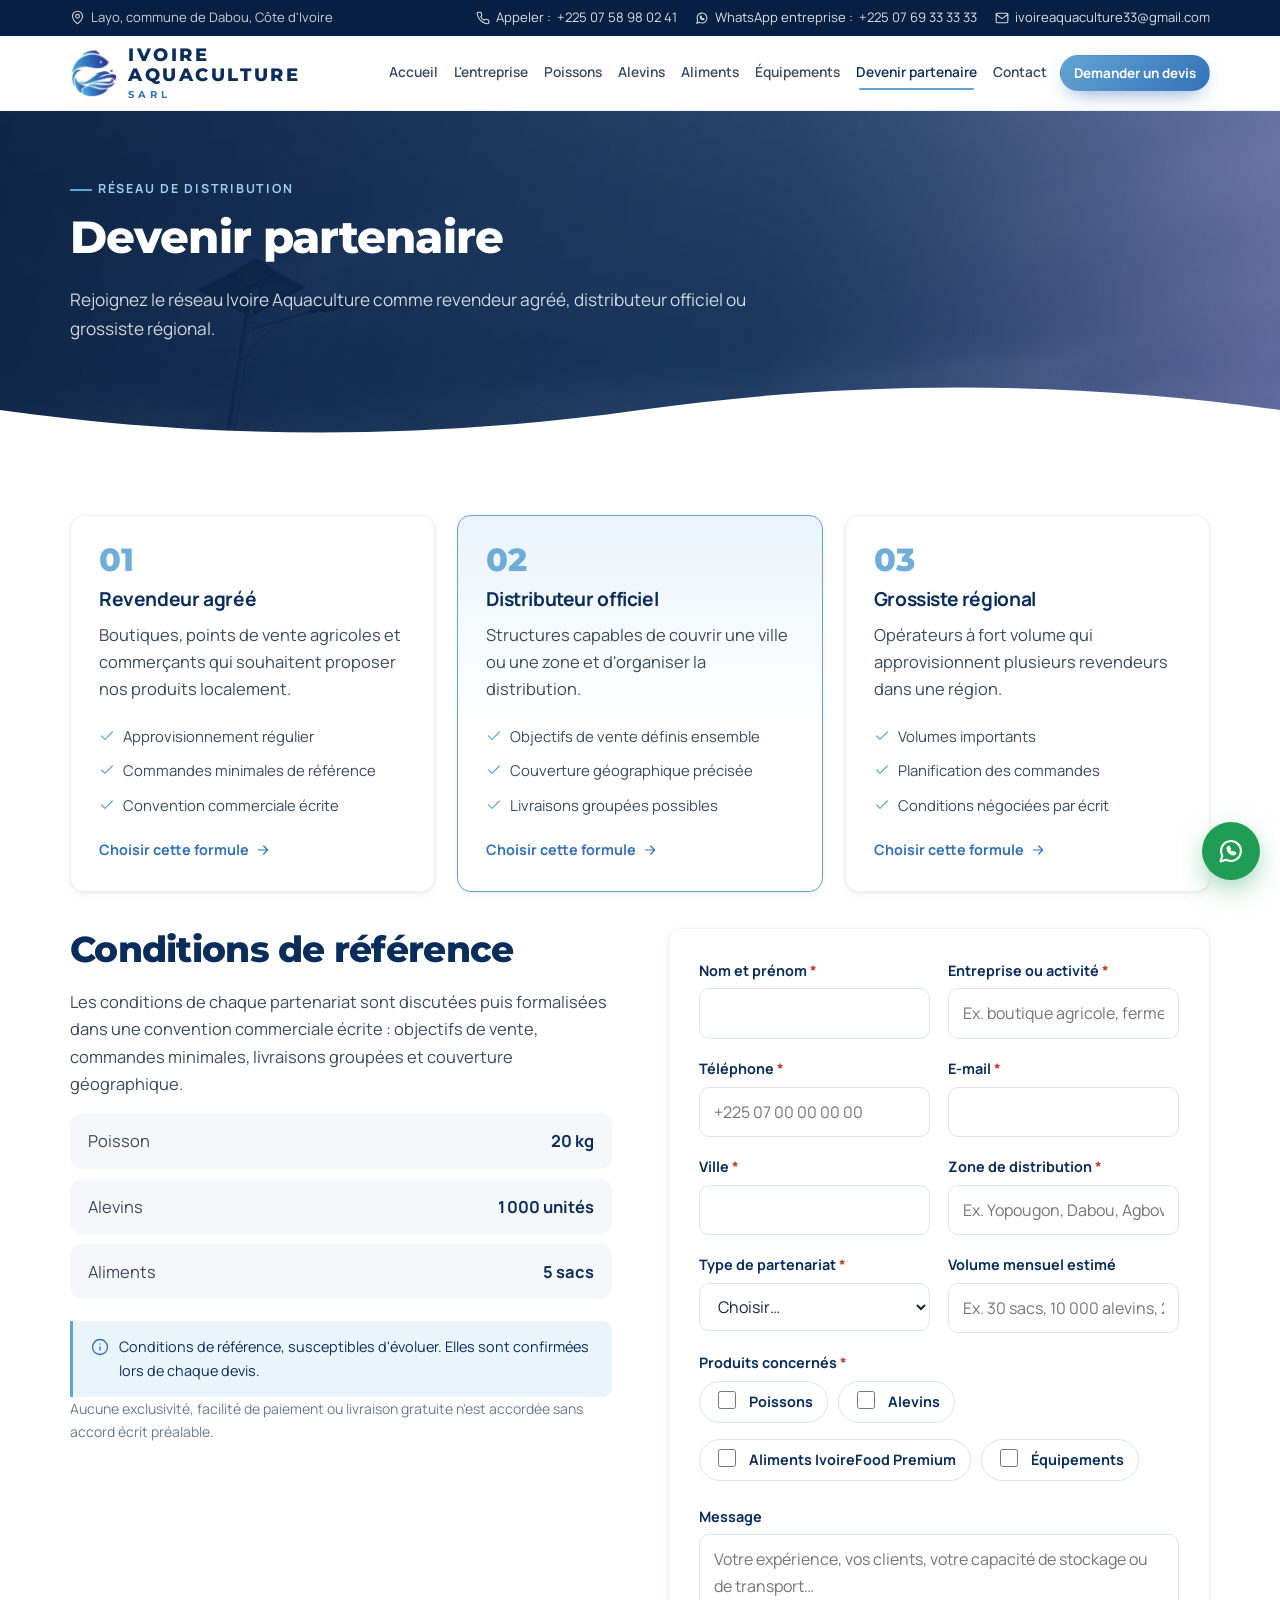
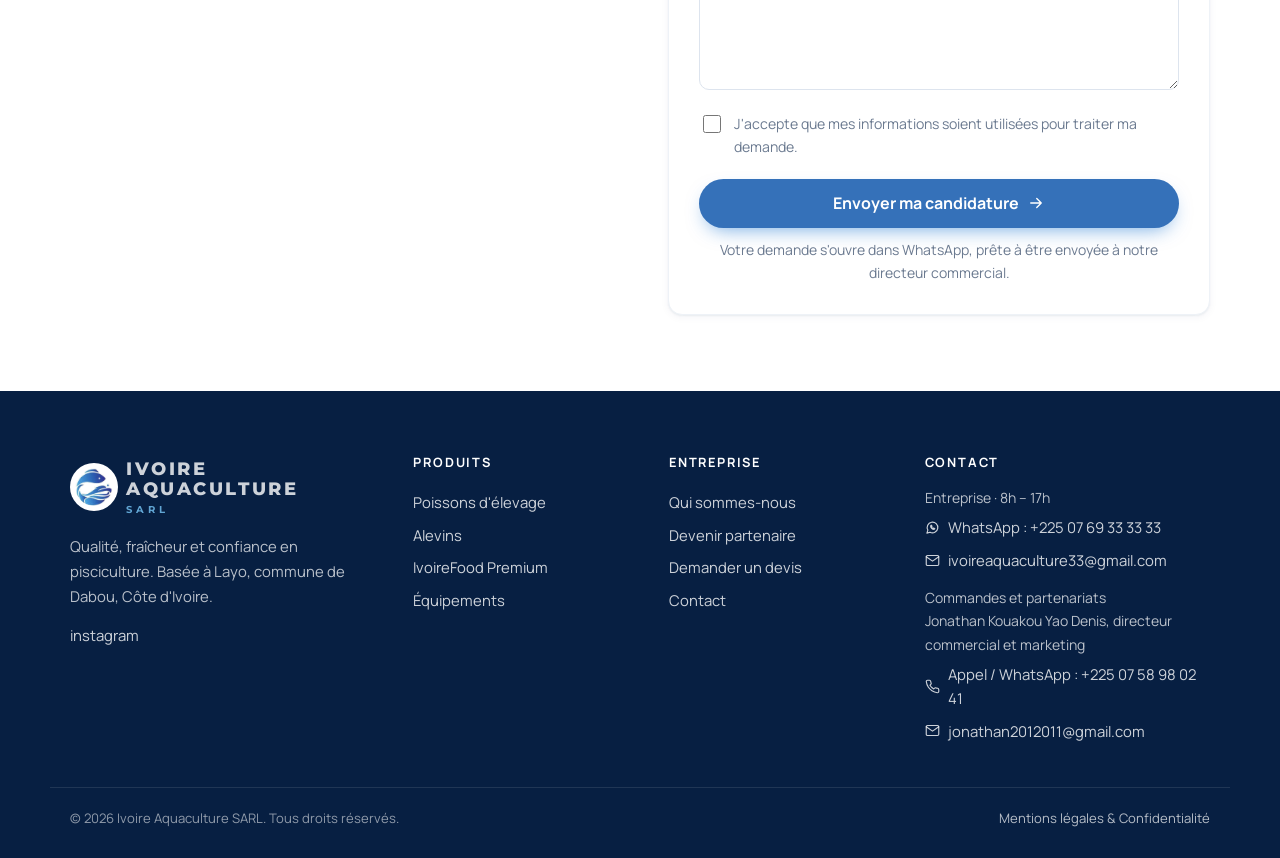
<file: devenir-partenaire.html>
<!doctype html>
<html lang="fr">
<head>
<meta charset="utf-8">
<meta name="viewport" content="width=device-width, initial-scale=1">
<title>Devenir partenaire | Ivoire Aquaculture</title>
<meta name="description" content="Devenez revendeur agréé, distributeur officiel ou grossiste régional des poissons, alevins et aliments Ivoire Aquaculture en Côte d&#39;Ivoire.">
<link rel="canonical" href="https://ivoireaquaculture.github.io/Site/devenir-partenaire">
<meta property="og:type" content="website">
<meta property="og:locale" content="fr_CI">
<meta property="og:site_name" content="Ivoire Aquaculture SARL">
<meta property="og:title" content="Devenir partenaire | Ivoire Aquaculture">
<meta property="og:description" content="Devenez revendeur agréé, distributeur officiel ou grossiste régional des poissons, alevins et aliments Ivoire Aquaculture en Côte d&#39;Ivoire.">
<meta property="og:url" content="https://ivoireaquaculture.github.io/Site/devenir-partenaire">
<meta property="og:image" content="https://ivoireaquaculture.github.io/Site/img/og-image.png">
<meta name="theme-color" content="#0B2D5C">
<meta name="google-site-verification" content="hTm4n94r8Tfl_f73vdjohGkM88NhMlw3cQGyJ8zZnN0">
<link rel="icon" href="img/favicon.png" type="image/png">
<link rel="apple-touch-icon" href="img/apple-touch-icon.png">
<link rel="preconnect" href="https://fonts.googleapis.com">
<link rel="preconnect" href="https://fonts.gstatic.com" crossorigin>
<link href="https://fonts.googleapis.com/css2?family=Montserrat:wght@700;800&family=Manrope:wght@400;500;600;700&display=swap" rel="stylesheet">
<link rel="stylesheet" href="css/style.css">
<script type="application/ld+json">{"@context":"https://schema.org","@type":"Organization","name":"Ivoire Aquaculture SARL","url":"https://ivoireaquaculture.github.io/Site","logo":"https://ivoireaquaculture.github.io/Site/img/icon-256.png","email":"ivoireaquaculture33@gmail.com","telephone":"+225 07 58 98 02 41","areaServed":"Côte d'Ivoire","address":{"@type":"PostalAddress","addressLocality":"Layo, Dabou","addressCountry":"CI"},"contactPoint":[{"@type":"ContactPoint","contactType":"sales","telephone":"+225 07 58 98 02 41","email":"jonathan2012011@gmail.com","areaServed":"CI","availableLanguage":["French"]},{"@type":"ContactPoint","contactType":"customer service","email":"ivoireaquaculture33@gmail.com","areaServed":"CI","availableLanguage":["French"]}]}</script>
</head>
<body data-static="1">
<a class="skip" href="#contenu">Aller au contenu</a>
<div class="topbar">
  <div class="wrap topbar-in">
    <span><svg class="ico " width="15" height="15" viewBox="0 0 24 24" fill="none" stroke="currentColor" stroke-width="1.8" stroke-linecap="round" stroke-linejoin="round" aria-hidden="true"><path d="M20 10c0 6-8 12-8 12s-8-6-8-12a8 8 0 0 1 16 0z"/><circle cx="12" cy="10" r="3"/></svg> Layo, commune de Dabou, Côte d&#39;Ivoire</span>
    <span class="topbar-right">
      <a href="tel:+2250758980241"><svg class="ico " width="14" height="14" viewBox="0 0 24 24" fill="none" stroke="currentColor" stroke-width="1.8" stroke-linecap="round" stroke-linejoin="round" aria-hidden="true"><path d="M22 16.9v3a2 2 0 0 1-2.2 2 19.8 19.8 0 0 1-8.6-3.1 19.5 19.5 0 0 1-6-6A19.8 19.8 0 0 1 2.1 4.2 2 2 0 0 1 4.1 2h3a2 2 0 0 1 2 1.7c.1 1 .4 1.9.7 2.8a2 2 0 0 1-.5 2.1L8 9.9a16 16 0 0 0 6 6l1.3-1.3a2 2 0 0 1 2.1-.4c.9.3 1.8.6 2.8.7a2 2 0 0 1 1.7 2z"/></svg> <span class="hide-sm">Appeler :</span> +225 07 58 98 02 41</a>
      <a href="https://wa.me/2250769333333?text=Bonjour%20Ivoire%20Aquaculture%2C%20je%20souhaite%20avoir%20des%20informations%20sur%20vos%20produits." target="_blank" rel="noopener"><svg class="ico " width="14" height="14" viewBox="0 0 24 24" fill="none" stroke="currentColor" stroke-width="1.8" stroke-linecap="round" stroke-linejoin="round" aria-hidden="true"><path d="M3 21l1.6-4.8A8.5 8.5 0 1 1 8 19.5L3 21z"/><path d="M9 9.5c0 3 2.5 5.5 5.5 5.5l1.2-1.2-1.8-1-1 .8a4 4 0 0 1-2.5-2.5l.8-1-1-1.8L9 9.5z"/></svg> <span class="hide-sm">WhatsApp entreprise :</span> +225 07 69 33 33 33</a>
      <a href="mailto:ivoireaquaculture33@gmail.com" class="hide-sm"><svg class="ico " width="14" height="14" viewBox="0 0 24 24" fill="none" stroke="currentColor" stroke-width="1.8" stroke-linecap="round" stroke-linejoin="round" aria-hidden="true"><rect x="2" y="4" width="20" height="16" rx="2"/><path d="m22 6-10 7L2 6"/></svg> ivoireaquaculture33@gmail.com</a>
    </span>
  </div>
</div>
<header class="header" id="header">
  <div class="wrap header-in">
    <a href="index.html" class="brand" aria-label="Ivoire Aquaculture SARL — accueil">
      <img src="img/logo-emblem.png" alt="" width="48" height="48">
      <span>Ivoire Aquaculture<small>SARL</small></span>
    </a>
    <nav class="nav" id="nav" aria-label="Navigation principale">
      <a href="index.html" class="">Accueil</a><a href="entreprise.html" class="">L&#39;entreprise</a><a href="poissons.html" class="">Poissons</a><a href="alevins.html" class="">Alevins</a><a href="aliments.html" class="">Aliments</a><a href="equipements.html" class="">Équipements</a><a href="devenir-partenaire.html" class="active" aria-current="page">Devenir partenaire</a><a href="contact.html" class="">Contact</a>
      <a href="devis.html" class="btn btn-gold nav-cta">Demander un devis</a>
    </nav>
    <button class="burger" id="burger" aria-expanded="false" aria-controls="nav" aria-label="Menu"><svg class="ico " width="26" height="26" viewBox="0 0 24 24" fill="none" stroke="currentColor" stroke-width="1.8" stroke-linecap="round" stroke-linejoin="round" aria-hidden="true"><path d="M3 6h18M3 12h18M3 18h18"/></svg></button>
  </div>
</header>
<main id="contenu">

<section class="page-hero ph-partenaire">
  <div class="wrap">
    <p class="kicker">Réseau de distribution</p>
    <h1>Devenir partenaire</h1>
    <p class="lead">Rejoignez le réseau Ivoire Aquaculture comme revendeur agréé, distributeur officiel ou grossiste régional.</p>
  </div>
  <svg class="hero-wave" viewBox="0 0 1440 80" preserveAspectRatio="none" aria-hidden="true"><path d="M0 40c240 40 480 40 720 0s480-40 720 0v40H0z"/></svg>
</section>
<section class="section">
  <div class="wrap">
    <div class="tiers tiers-light">
      <article class="tier">
        <span class="tier-num">01</span>
        <h2 class="h3">Revendeur agréé</h2>
        <p>Boutiques, points de vente agricoles et commerçants qui souhaitent proposer nos produits localement.</p>
        <ul><li><svg class="ico " width="16" height="16" viewBox="0 0 24 24" fill="none" stroke="currentColor" stroke-width="1.8" stroke-linecap="round" stroke-linejoin="round" aria-hidden="true"><path d="M20 6 9 17l-5-5"/></svg> Approvisionnement régulier</li><li><svg class="ico " width="16" height="16" viewBox="0 0 24 24" fill="none" stroke="currentColor" stroke-width="1.8" stroke-linecap="round" stroke-linejoin="round" aria-hidden="true"><path d="M20 6 9 17l-5-5"/></svg> Commandes minimales de référence</li><li><svg class="ico " width="16" height="16" viewBox="0 0 24 24" fill="none" stroke="currentColor" stroke-width="1.8" stroke-linecap="round" stroke-linejoin="round" aria-hidden="true"><path d="M20 6 9 17l-5-5"/></svg> Convention commerciale écrite</li></ul>
        <a class="more" href="devenir-partenaire.html?formule=revendeur#candidature">Choisir cette formule <svg class="ico " width="16" height="16" viewBox="0 0 24 24" fill="none" stroke="currentColor" stroke-width="1.8" stroke-linecap="round" stroke-linejoin="round" aria-hidden="true"><path d="M5 12h14M13 6l6 6-6 6"/></svg></a>
      </article><article class="tier tier-featured">
        <span class="tier-num">02</span>
        <h2 class="h3">Distributeur officiel</h2>
        <p>Structures capables de couvrir une ville ou une zone et d&#39;organiser la distribution.</p>
        <ul><li><svg class="ico " width="16" height="16" viewBox="0 0 24 24" fill="none" stroke="currentColor" stroke-width="1.8" stroke-linecap="round" stroke-linejoin="round" aria-hidden="true"><path d="M20 6 9 17l-5-5"/></svg> Objectifs de vente définis ensemble</li><li><svg class="ico " width="16" height="16" viewBox="0 0 24 24" fill="none" stroke="currentColor" stroke-width="1.8" stroke-linecap="round" stroke-linejoin="round" aria-hidden="true"><path d="M20 6 9 17l-5-5"/></svg> Couverture géographique précisée</li><li><svg class="ico " width="16" height="16" viewBox="0 0 24 24" fill="none" stroke="currentColor" stroke-width="1.8" stroke-linecap="round" stroke-linejoin="round" aria-hidden="true"><path d="M20 6 9 17l-5-5"/></svg> Livraisons groupées possibles</li></ul>
        <a class="more" href="devenir-partenaire.html?formule=distributeur#candidature">Choisir cette formule <svg class="ico " width="16" height="16" viewBox="0 0 24 24" fill="none" stroke="currentColor" stroke-width="1.8" stroke-linecap="round" stroke-linejoin="round" aria-hidden="true"><path d="M5 12h14M13 6l6 6-6 6"/></svg></a>
      </article><article class="tier">
        <span class="tier-num">03</span>
        <h2 class="h3">Grossiste régional</h2>
        <p>Opérateurs à fort volume qui approvisionnent plusieurs revendeurs dans une région.</p>
        <ul><li><svg class="ico " width="16" height="16" viewBox="0 0 24 24" fill="none" stroke="currentColor" stroke-width="1.8" stroke-linecap="round" stroke-linejoin="round" aria-hidden="true"><path d="M20 6 9 17l-5-5"/></svg> Volumes importants</li><li><svg class="ico " width="16" height="16" viewBox="0 0 24 24" fill="none" stroke="currentColor" stroke-width="1.8" stroke-linecap="round" stroke-linejoin="round" aria-hidden="true"><path d="M20 6 9 17l-5-5"/></svg> Planification des commandes</li><li><svg class="ico " width="16" height="16" viewBox="0 0 24 24" fill="none" stroke="currentColor" stroke-width="1.8" stroke-linecap="round" stroke-linejoin="round" aria-hidden="true"><path d="M20 6 9 17l-5-5"/></svg> Conditions négociées par écrit</li></ul>
        <a class="more" href="devenir-partenaire.html?formule=grossiste#candidature">Choisir cette formule <svg class="ico " width="16" height="16" viewBox="0 0 24 24" fill="none" stroke="currentColor" stroke-width="1.8" stroke-linecap="round" stroke-linejoin="round" aria-hidden="true"><path d="M5 12h14M13 6l6 6-6 6"/></svg></a>
      </article>
    </div>
    <div class="split split-top" id="candidature">
      <div>
        <h2>Conditions de référence</h2>
        <p>Les conditions de chaque partenariat sont discutées puis formalisées dans une convention commerciale écrite : objectifs de vente, commandes minimales, livraisons groupées et couverture géographique.</p>
        <ul class="mins"><li><span>Poisson</span><strong>20 kg</strong></li><li><span>Alevins</span><strong>1 000 unités</strong></li><li><span>Aliments</span><strong>5 sacs</strong></li></ul>
        <p class="notice"><svg class="ico " width="18" height="18" viewBox="0 0 24 24" fill="none" stroke="currentColor" stroke-width="1.8" stroke-linecap="round" stroke-linejoin="round" aria-hidden="true"><circle cx="12" cy="12" r="10"/><path d="M12 16v-4M12 8h.01"/></svg> <span>Conditions de référence, susceptibles d&#39;évoluer. Elles sont confirmées lors de chaque devis.</span></p>
        <p class="small muted">Aucune exclusivité, facilité de paiement ou livraison gratuite n'est accordée sans accord écrit préalable.</p>
      </div>
      <div>
        <form class="form card" method="post" action="devenir-partenaire.html" data-form="partenaire" novalidate>
  
  
  <div class="grid-fields"><div class="field "><label for="f-name">Nom et prénom <span class="req" aria-hidden="true">*</span></label><input id="f-name" name="name" type="text" value="" placeholder="" autocomplete="name" required></div><div class="field "><label for="f-company">Entreprise ou activité <span class="req" aria-hidden="true">*</span></label><input id="f-company" name="company" type="text" value="" placeholder="Ex. boutique agricole, ferme, société de distribution…" autocomplete="organization" required></div><div class="field "><label for="f-phone">Téléphone <span class="req" aria-hidden="true">*</span></label><input id="f-phone" name="phone" type="tel" value="" placeholder="+225 07 00 00 00 00" autocomplete="tel" required></div><div class="field "><label for="f-email">E-mail <span class="req" aria-hidden="true">*</span></label><input id="f-email" name="email" type="email" value="" placeholder="" autocomplete="email" required></div><div class="field "><label for="f-city">Ville <span class="req" aria-hidden="true">*</span></label><input id="f-city" name="city" type="text" value="" placeholder="" autocomplete="address-level2" required></div><div class="field "><label for="f-zone">Zone de distribution <span class="req" aria-hidden="true">*</span></label><input id="f-zone" name="zone" type="text" value="" placeholder="Ex. Yopougon, Dabou, Agboville…" required></div><div class="field "><label for="f-tier">Type de partenariat <span class="req" aria-hidden="true">*</span></label><select id="f-tier" name="tier" required><option value="">Choisir…</option><option value="revendeur">Revendeur agréé</option><option value="distributeur">Distributeur officiel</option><option value="grossiste">Grossiste régional</option></select></div><div class="field "><label for="f-volume">Volume mensuel estimé</label><input id="f-volume" name="volume" type="text" value="" placeholder="Ex. 30 sacs, 10 000 alevins, 200 kg de poisson"></div><fieldset class="field wide">
      <legend>Produits concernés <span class="req" aria-hidden="true">*</span></legend>
      <div class="checks"><label class="check"><input type="checkbox" name="products" value="poissons"> <span>Poissons</span></label><label class="check"><input type="checkbox" name="products" value="alevins"> <span>Alevins</span></label><label class="check"><input type="checkbox" name="products" value="aliments"> <span>Aliments IvoireFood Premium</span></label><label class="check"><input type="checkbox" name="products" value="equipements"> <span>Équipements</span></label></div>
      
    </fieldset><div class="field wide"><label for="f-message">Message</label><textarea id="f-message" name="message" rows="5" placeholder="Votre expérience, vos clients, votre capacité de stockage ou de transport…"></textarea></div></div>
  <div class="hp" aria-hidden="true"><label>Site web <input type="text" name="website" tabindex="-1" autocomplete="off"></label></div>
  <label class="check consent"><input type="checkbox" name="consent" required> <span>J&#39;accepte que mes informations soient utilisées pour traiter ma demande.</span></label>
  
  
  <button class="btn btn-primary btn-lg" type="submit">Envoyer ma candidature <svg class="ico " width="18" height="18" viewBox="0 0 24 24" fill="none" stroke="currentColor" stroke-width="1.8" stroke-linecap="round" stroke-linejoin="round" aria-hidden="true"><path d="M5 12h14M13 6l6 6-6 6"/></svg></button>
  <p class="small muted static-hint">Votre demande s'ouvre dans WhatsApp, prête à être envoyée à notre directeur commercial.</p>
</form>
      </div>
    </div>
  </div>
</section>
</main>
<footer class="footer">
  <div class="footer-wave" aria-hidden="true"></div>
  <div class="wrap footer-grid">
    <div>
      <a href="index.html" class="brand brand-light"><img src="img/logo-emblem.png" alt="" width="48" height="48"><span>Ivoire Aquaculture<small>SARL</small></span></a>
      <p class="muted-light">Qualité, fraîcheur et confiance en pisciculture. Basée à Layo, commune de Dabou, Côte d&#39;Ivoire.</p>
      <p class="socials"><a href="https://www.instagram.com/ivoireaquaculture" rel="noopener" target="_blank">instagram</a></p>
    </div>
    <div>
      <h3>Produits</h3>
      <a href="poissons.html">Poissons d'élevage</a>
      <a href="alevins.html">Alevins</a>
      <a href="aliments.html">IvoireFood Premium</a>
      <a href="equipements.html">Équipements</a>
    </div>
    <div>
      <h3>Entreprise</h3>
      <a href="entreprise.html">Qui sommes-nous</a>
      <a href="devenir-partenaire.html">Devenir partenaire</a>
      <a href="devis.html">Demander un devis</a>
      <a href="contact.html">Contact</a>
    </div>
    <div>
      <h3>Contact</h3>
      <p class="muted-light small foot-label">Entreprise · 8h – 17h</p>
      <a href="https://wa.me/2250769333333?text=Bonjour%20Ivoire%20Aquaculture%2C%20je%20souhaite%20avoir%20des%20informations%20sur%20vos%20produits." target="_blank" rel="noopener"><svg class="ico " width="15" height="15" viewBox="0 0 24 24" fill="none" stroke="currentColor" stroke-width="1.8" stroke-linecap="round" stroke-linejoin="round" aria-hidden="true"><path d="M3 21l1.6-4.8A8.5 8.5 0 1 1 8 19.5L3 21z"/><path d="M9 9.5c0 3 2.5 5.5 5.5 5.5l1.2-1.2-1.8-1-1 .8a4 4 0 0 1-2.5-2.5l.8-1-1-1.8L9 9.5z"/></svg> WhatsApp : +225 07 69 33 33 33</a>
      <a href="mailto:ivoireaquaculture33@gmail.com"><svg class="ico " width="15" height="15" viewBox="0 0 24 24" fill="none" stroke="currentColor" stroke-width="1.8" stroke-linecap="round" stroke-linejoin="round" aria-hidden="true"><rect x="2" y="4" width="20" height="16" rx="2"/><path d="m22 6-10 7L2 6"/></svg> ivoireaquaculture33@gmail.com</a>
      <p class="muted-light small foot-label">Commandes et partenariats<br>Jonathan Kouakou Yao Denis, directeur commercial et marketing</p>
      <a href="tel:+2250758980241"><svg class="ico " width="15" height="15" viewBox="0 0 24 24" fill="none" stroke="currentColor" stroke-width="1.8" stroke-linecap="round" stroke-linejoin="round" aria-hidden="true"><path d="M22 16.9v3a2 2 0 0 1-2.2 2 19.8 19.8 0 0 1-8.6-3.1 19.5 19.5 0 0 1-6-6A19.8 19.8 0 0 1 2.1 4.2 2 2 0 0 1 4.1 2h3a2 2 0 0 1 2 1.7c.1 1 .4 1.9.7 2.8a2 2 0 0 1-.5 2.1L8 9.9a16 16 0 0 0 6 6l1.3-1.3a2 2 0 0 1 2.1-.4c.9.3 1.8.6 2.8.7a2 2 0 0 1 1.7 2z"/></svg> Appel / WhatsApp : +225 07 58 98 02 41</a>
      <a href="mailto:jonathan2012011@gmail.com"><svg class="ico " width="15" height="15" viewBox="0 0 24 24" fill="none" stroke="currentColor" stroke-width="1.8" stroke-linecap="round" stroke-linejoin="round" aria-hidden="true"><rect x="2" y="4" width="20" height="16" rx="2"/><path d="m22 6-10 7L2 6"/></svg> jonathan2012011@gmail.com</a>
    </div>
  </div>
  <div class="wrap footer-bottom">
    <span>© 2026 Ivoire Aquaculture SARL. Tous droits réservés.</span>
    <a href="mentions-legales.html">Mentions légales &amp; Confidentialité</a>
  </div>
</footer>
<a class="wa-float" href="https://wa.me/2250758980241?text=Bonjour%20Ivoire%20Aquaculture%2C%20je%20souhaite%20avoir%20des%20informations%20sur%20vos%20produits." target="_blank" rel="noopener" aria-label="Commander sur WhatsApp (service commercial)"><svg class="ico " width="28" height="28" viewBox="0 0 24 24" fill="none" stroke="currentColor" stroke-width="1.8" stroke-linecap="round" stroke-linejoin="round" aria-hidden="true"><path d="M3 21l1.6-4.8A8.5 8.5 0 1 1 8 19.5L3 21z"/><path d="M9 9.5c0 3 2.5 5.5 5.5 5.5l1.2-1.2-1.8-1-1 .8a4 4 0 0 1-2.5-2.5l.8-1-1-1.8L9 9.5z"/></svg></a>
<script>window.SITE={"whatsapp":"2250758980241"};</script>
<script src="js/main.js" defer></script>
<script data-goatcounter="https://ivoireaquaculture.goatcounter.com/count" async src="https://gc.zgo.at/count.js"></script>
</body>
</html>
</file>
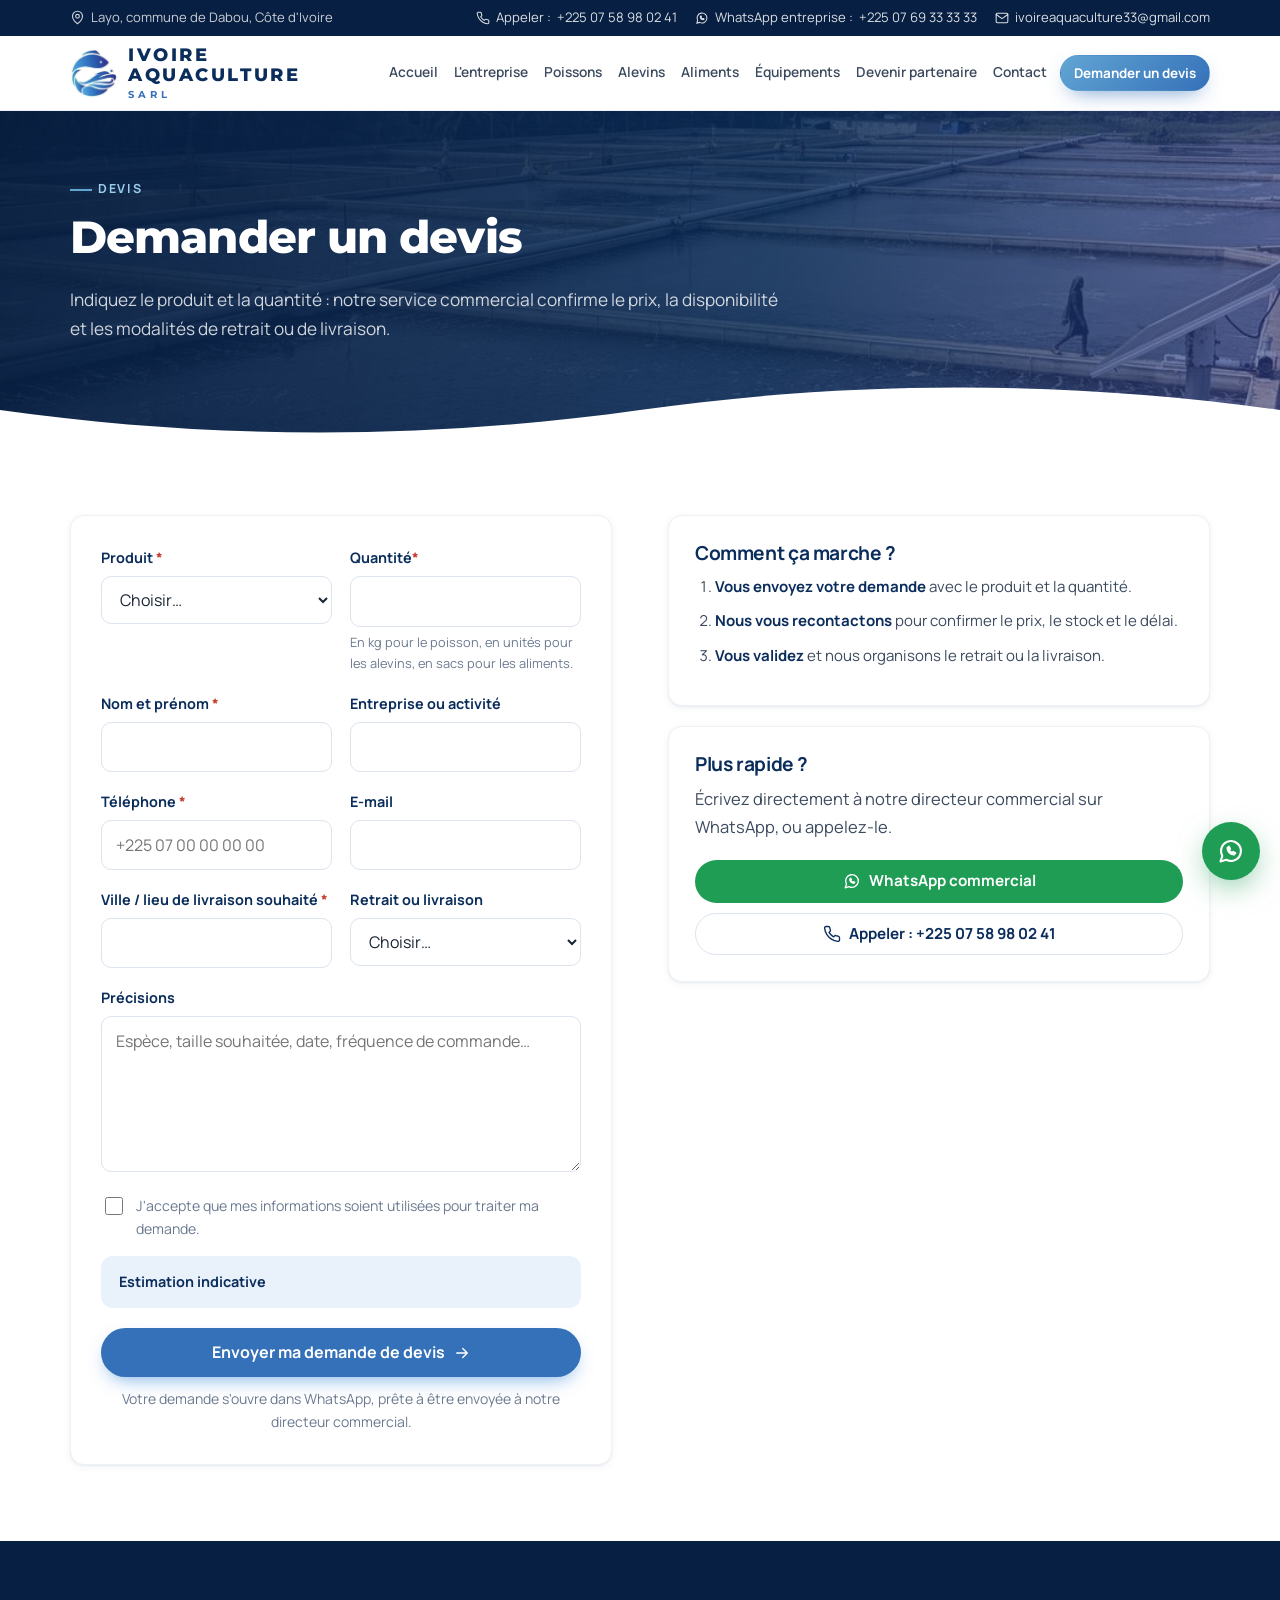
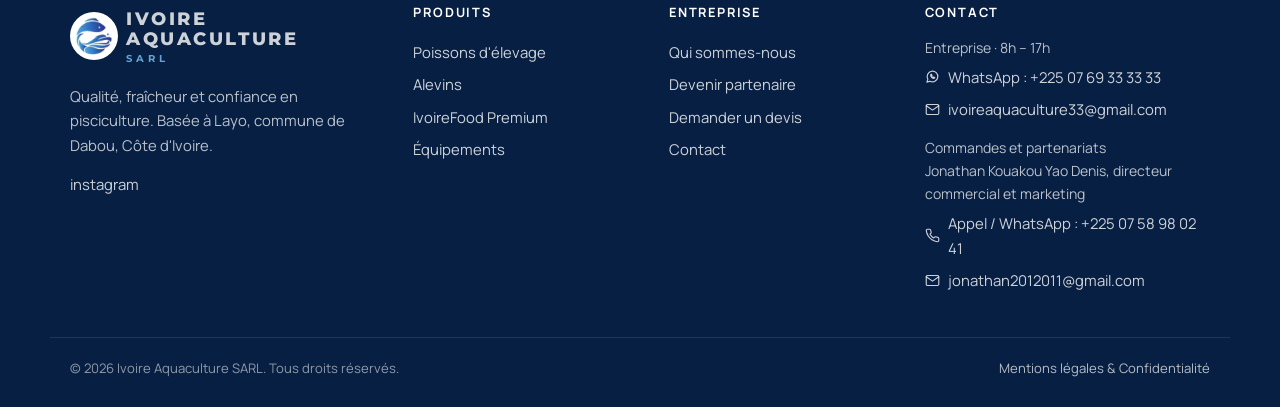
<file: devis.html>
<!doctype html>
<html lang="fr">
<head>
<meta charset="utf-8">
<meta name="viewport" content="width=device-width, initial-scale=1">
<title>Demander un devis | Ivoire Aquaculture</title>
<meta name="description" content="Demandez un devis pour des poissons, des alevins ou des aliments IvoireFood Premium. Réponse du service commercial d&#39;Ivoire Aquaculture.">
<link rel="canonical" href="https://ivoireaquaculture.github.io/Site/devis">
<meta property="og:type" content="website">
<meta property="og:locale" content="fr_CI">
<meta property="og:site_name" content="Ivoire Aquaculture SARL">
<meta property="og:title" content="Demander un devis | Ivoire Aquaculture">
<meta property="og:description" content="Demandez un devis pour des poissons, des alevins ou des aliments IvoireFood Premium. Réponse du service commercial d&#39;Ivoire Aquaculture.">
<meta property="og:url" content="https://ivoireaquaculture.github.io/Site/devis">
<meta property="og:image" content="https://ivoireaquaculture.github.io/Site/img/og-image.png">
<meta name="theme-color" content="#0B2D5C">
<meta name="google-site-verification" content="hTm4n94r8Tfl_f73vdjohGkM88NhMlw3cQGyJ8zZnN0">
<link rel="icon" href="img/favicon.png" type="image/png">
<link rel="apple-touch-icon" href="img/apple-touch-icon.png">
<link rel="preconnect" href="https://fonts.googleapis.com">
<link rel="preconnect" href="https://fonts.gstatic.com" crossorigin>
<link href="https://fonts.googleapis.com/css2?family=Montserrat:wght@700;800&family=Manrope:wght@400;500;600;700&display=swap" rel="stylesheet">
<link rel="stylesheet" href="css/style.css">
<script type="application/ld+json">{"@context":"https://schema.org","@type":"Organization","name":"Ivoire Aquaculture SARL","url":"https://ivoireaquaculture.github.io/Site","logo":"https://ivoireaquaculture.github.io/Site/img/icon-256.png","email":"ivoireaquaculture33@gmail.com","telephone":"+225 07 58 98 02 41","areaServed":"Côte d'Ivoire","address":{"@type":"PostalAddress","addressLocality":"Layo, Dabou","addressCountry":"CI"},"contactPoint":[{"@type":"ContactPoint","contactType":"sales","telephone":"+225 07 58 98 02 41","email":"jonathan2012011@gmail.com","areaServed":"CI","availableLanguage":["French"]},{"@type":"ContactPoint","contactType":"customer service","email":"ivoireaquaculture33@gmail.com","areaServed":"CI","availableLanguage":["French"]}]}</script>
</head>
<body data-static="1">
<a class="skip" href="#contenu">Aller au contenu</a>
<div class="topbar">
  <div class="wrap topbar-in">
    <span><svg class="ico " width="15" height="15" viewBox="0 0 24 24" fill="none" stroke="currentColor" stroke-width="1.8" stroke-linecap="round" stroke-linejoin="round" aria-hidden="true"><path d="M20 10c0 6-8 12-8 12s-8-6-8-12a8 8 0 0 1 16 0z"/><circle cx="12" cy="10" r="3"/></svg> Layo, commune de Dabou, Côte d&#39;Ivoire</span>
    <span class="topbar-right">
      <a href="tel:+2250758980241"><svg class="ico " width="14" height="14" viewBox="0 0 24 24" fill="none" stroke="currentColor" stroke-width="1.8" stroke-linecap="round" stroke-linejoin="round" aria-hidden="true"><path d="M22 16.9v3a2 2 0 0 1-2.2 2 19.8 19.8 0 0 1-8.6-3.1 19.5 19.5 0 0 1-6-6A19.8 19.8 0 0 1 2.1 4.2 2 2 0 0 1 4.1 2h3a2 2 0 0 1 2 1.7c.1 1 .4 1.9.7 2.8a2 2 0 0 1-.5 2.1L8 9.9a16 16 0 0 0 6 6l1.3-1.3a2 2 0 0 1 2.1-.4c.9.3 1.8.6 2.8.7a2 2 0 0 1 1.7 2z"/></svg> <span class="hide-sm">Appeler :</span> +225 07 58 98 02 41</a>
      <a href="https://wa.me/2250769333333?text=Bonjour%20Ivoire%20Aquaculture%2C%20je%20souhaite%20avoir%20des%20informations%20sur%20vos%20produits." target="_blank" rel="noopener"><svg class="ico " width="14" height="14" viewBox="0 0 24 24" fill="none" stroke="currentColor" stroke-width="1.8" stroke-linecap="round" stroke-linejoin="round" aria-hidden="true"><path d="M3 21l1.6-4.8A8.5 8.5 0 1 1 8 19.5L3 21z"/><path d="M9 9.5c0 3 2.5 5.5 5.5 5.5l1.2-1.2-1.8-1-1 .8a4 4 0 0 1-2.5-2.5l.8-1-1-1.8L9 9.5z"/></svg> <span class="hide-sm">WhatsApp entreprise :</span> +225 07 69 33 33 33</a>
      <a href="mailto:ivoireaquaculture33@gmail.com" class="hide-sm"><svg class="ico " width="14" height="14" viewBox="0 0 24 24" fill="none" stroke="currentColor" stroke-width="1.8" stroke-linecap="round" stroke-linejoin="round" aria-hidden="true"><rect x="2" y="4" width="20" height="16" rx="2"/><path d="m22 6-10 7L2 6"/></svg> ivoireaquaculture33@gmail.com</a>
    </span>
  </div>
</div>
<header class="header" id="header">
  <div class="wrap header-in">
    <a href="index.html" class="brand" aria-label="Ivoire Aquaculture SARL — accueil">
      <img src="img/logo-emblem.png" alt="" width="48" height="48">
      <span>Ivoire Aquaculture<small>SARL</small></span>
    </a>
    <nav class="nav" id="nav" aria-label="Navigation principale">
      <a href="index.html" class="">Accueil</a><a href="entreprise.html" class="">L&#39;entreprise</a><a href="poissons.html" class="">Poissons</a><a href="alevins.html" class="">Alevins</a><a href="aliments.html" class="">Aliments</a><a href="equipements.html" class="">Équipements</a><a href="devenir-partenaire.html" class="">Devenir partenaire</a><a href="contact.html" class="">Contact</a>
      <a href="devis.html" class="btn btn-gold nav-cta">Demander un devis</a>
    </nav>
    <button class="burger" id="burger" aria-expanded="false" aria-controls="nav" aria-label="Menu"><svg class="ico " width="26" height="26" viewBox="0 0 24 24" fill="none" stroke="currentColor" stroke-width="1.8" stroke-linecap="round" stroke-linejoin="round" aria-hidden="true"><path d="M3 6h18M3 12h18M3 18h18"/></svg></button>
  </div>
</header>
<main id="contenu">

<section class="page-hero ph-devis">
  <div class="wrap">
    <p class="kicker">Devis</p>
    <h1>Demander un devis</h1>
    <p class="lead">Indiquez le produit et la quantité : notre service commercial confirme le prix, la disponibilité et les modalités de retrait ou de livraison.</p>
  </div>
  <svg class="hero-wave" viewBox="0 0 1440 80" preserveAspectRatio="none" aria-hidden="true"><path d="M0 40c240 40 480 40 720 0s480-40 720 0v40H0z"/></svg>
</section>
<section class="section">
  <div class="wrap split split-top">
    <div>
      <form class="form card" method="post" action="devis.html" data-form="devis" novalidate>
  
  
  <div class="grid-fields"><div class="field "><label for="f-product">Produit <span class="req" aria-hidden="true">*</span></label><select id="f-product" name="product" required><option value="">Choisir…</option><optgroup label="Poissons"><option value="tilapia" data-unit="kg">Tilapia frais (carpe noire)</option><option value="tilapia-vivant" data-unit="kg">Tilapia vivant (carpe noire)</option></optgroup><optgroup label="Alevins"><option value="alevins" data-unit="unités">Alevins</option></optgroup><optgroup label="Aliments"><option value="n1" data-unit="sacs">IvoireFood Premium N1</option><option value="n2" data-unit="sacs">IvoireFood Premium N2</option><option value="n3" data-unit="sacs">IvoireFood Premium N3</option><option value="farine" data-unit="sacs">Farine piscicole</option></optgroup><optgroup label="Équipements"><option value="equipement" data-unit="">Équipements et solutions piscicoles</option></optgroup></select></div><div class="field "><label for="f-quantity">Quantité <span class="req" aria-hidden="true">*</span></label><input id="f-quantity" name="quantity" type="number" value="" placeholder="" inputmode="numeric" min="0" required><p class="hint" id="f-quantity-hint">En kg pour le poisson, en unités pour les alevins, en sacs pour les aliments.</p></div><div class="field "><label for="f-name">Nom et prénom <span class="req" aria-hidden="true">*</span></label><input id="f-name" name="name" type="text" value="" placeholder="" autocomplete="name" required></div><div class="field "><label for="f-company">Entreprise ou activité</label><input id="f-company" name="company" type="text" value="" placeholder="" autocomplete="organization"></div><div class="field "><label for="f-phone">Téléphone <span class="req" aria-hidden="true">*</span></label><input id="f-phone" name="phone" type="tel" value="" placeholder="+225 07 00 00 00 00" autocomplete="tel" required></div><div class="field "><label for="f-email">E-mail</label><input id="f-email" name="email" type="email" value="" placeholder="" autocomplete="email"></div><div class="field "><label for="f-city">Ville / lieu de livraison souhaité <span class="req" aria-hidden="true">*</span></label><input id="f-city" name="city" type="text" value="" placeholder="" required></div><div class="field "><label for="f-delivery">Retrait ou livraison</label><select id="f-delivery" name="delivery"><option value="">Choisir…</option><option value="retrait">Retrait sur site</option><option value="livraison">Livraison (à confirmer)</option><option value="indifferent">Indifférent</option></select></div><div class="field wide"><label for="f-message">Précisions</label><textarea id="f-message" name="message" rows="5" placeholder="Espèce, taille souhaitée, date, fréquence de commande…"></textarea></div></div>
  <div class="hp" aria-hidden="true"><label>Site web <input type="text" name="website" tabindex="-1" autocomplete="off"></label></div>
  <label class="check consent"><input type="checkbox" name="consent" required> <span>J&#39;accepte que mes informations soient utilisées pour traiter ma demande.</span></label>
  
  <div class="estimate" data-estimate data-prices="{&quot;alevins&quot;:110,&quot;n1&quot;:16000,&quot;n2&quot;:15000,&quot;n3&quot;:15000,&quot;farine&quot;:19000,&quot;tilapia&quot;:null,&quot;tilapia-vivant&quot;:3000}" data-mins="{&quot;alevins&quot;:1000,&quot;n1&quot;:5,&quot;n2&quot;:5,&quot;n3&quot;:5,&quot;farine&quot;:5,&quot;tilapia&quot;:20,&quot;tilapia-vivant&quot;:20}" hidden>
    <span>Estimation indicative</span><strong data-est-total></strong>
    <p class="small" data-est-warn hidden></p>
  </div>
  <button class="btn btn-primary btn-lg" type="submit">Envoyer ma demande de devis <svg class="ico " width="18" height="18" viewBox="0 0 24 24" fill="none" stroke="currentColor" stroke-width="1.8" stroke-linecap="round" stroke-linejoin="round" aria-hidden="true"><path d="M5 12h14M13 6l6 6-6 6"/></svg></button>
  <p class="small muted static-hint">Votre demande s'ouvre dans WhatsApp, prête à être envoyée à notre directeur commercial.</p>
</form>
    </div>
    <aside class="side">
      <div class="card">
        <h2 class="h3">Comment ça marche ?</h2>
        <ol class="steps">
          <li><strong>Vous envoyez votre demande</strong> avec le produit et la quantité.</li>
          <li><strong>Nous vous recontactons</strong> pour confirmer le prix, le stock et le délai.</li>
          <li><strong>Vous validez</strong> et nous organisons le retrait ou la livraison.</li>
        </ol>
      </div>
      <div class="card">
        <h2 class="h3">Plus rapide ?</h2>
        <p>Écrivez directement à notre directeur commercial sur WhatsApp, ou appelez-le.</p>
        <a class="btn btn-whatsapp btn-block" href="https://wa.me/2250758980241?text=Bonjour%20Ivoire%20Aquaculture%2C%20je%20souhaite%20avoir%20des%20informations%20sur%20vos%20produits." target="_blank" rel="noopener"><svg class="ico " width="18" height="18" viewBox="0 0 24 24" fill="none" stroke="currentColor" stroke-width="1.8" stroke-linecap="round" stroke-linejoin="round" aria-hidden="true"><path d="M3 21l1.6-4.8A8.5 8.5 0 1 1 8 19.5L3 21z"/><path d="M9 9.5c0 3 2.5 5.5 5.5 5.5l1.2-1.2-1.8-1-1 .8a4 4 0 0 1-2.5-2.5l.8-1-1-1.8L9 9.5z"/></svg> WhatsApp commercial</a>
        <a class="btn btn-outline btn-block" href="tel:+2250758980241"><svg class="ico " width="18" height="18" viewBox="0 0 24 24" fill="none" stroke="currentColor" stroke-width="1.8" stroke-linecap="round" stroke-linejoin="round" aria-hidden="true"><path d="M22 16.9v3a2 2 0 0 1-2.2 2 19.8 19.8 0 0 1-8.6-3.1 19.5 19.5 0 0 1-6-6A19.8 19.8 0 0 1 2.1 4.2 2 2 0 0 1 4.1 2h3a2 2 0 0 1 2 1.7c.1 1 .4 1.9.7 2.8a2 2 0 0 1-.5 2.1L8 9.9a16 16 0 0 0 6 6l1.3-1.3a2 2 0 0 1 2.1-.4c.9.3 1.8.6 2.8.7a2 2 0 0 1 1.7 2z"/></svg> Appeler : +225 07 58 98 02 41</a>
      </div>
    </aside>
  </div>
</section>
</main>
<footer class="footer">
  <div class="footer-wave" aria-hidden="true"></div>
  <div class="wrap footer-grid">
    <div>
      <a href="index.html" class="brand brand-light"><img src="img/logo-emblem.png" alt="" width="48" height="48"><span>Ivoire Aquaculture<small>SARL</small></span></a>
      <p class="muted-light">Qualité, fraîcheur et confiance en pisciculture. Basée à Layo, commune de Dabou, Côte d&#39;Ivoire.</p>
      <p class="socials"><a href="https://www.instagram.com/ivoireaquaculture" rel="noopener" target="_blank">instagram</a></p>
    </div>
    <div>
      <h3>Produits</h3>
      <a href="poissons.html">Poissons d'élevage</a>
      <a href="alevins.html">Alevins</a>
      <a href="aliments.html">IvoireFood Premium</a>
      <a href="equipements.html">Équipements</a>
    </div>
    <div>
      <h3>Entreprise</h3>
      <a href="entreprise.html">Qui sommes-nous</a>
      <a href="devenir-partenaire.html">Devenir partenaire</a>
      <a href="devis.html">Demander un devis</a>
      <a href="contact.html">Contact</a>
    </div>
    <div>
      <h3>Contact</h3>
      <p class="muted-light small foot-label">Entreprise · 8h – 17h</p>
      <a href="https://wa.me/2250769333333?text=Bonjour%20Ivoire%20Aquaculture%2C%20je%20souhaite%20avoir%20des%20informations%20sur%20vos%20produits." target="_blank" rel="noopener"><svg class="ico " width="15" height="15" viewBox="0 0 24 24" fill="none" stroke="currentColor" stroke-width="1.8" stroke-linecap="round" stroke-linejoin="round" aria-hidden="true"><path d="M3 21l1.6-4.8A8.5 8.5 0 1 1 8 19.5L3 21z"/><path d="M9 9.5c0 3 2.5 5.5 5.5 5.5l1.2-1.2-1.8-1-1 .8a4 4 0 0 1-2.5-2.5l.8-1-1-1.8L9 9.5z"/></svg> WhatsApp : +225 07 69 33 33 33</a>
      <a href="mailto:ivoireaquaculture33@gmail.com"><svg class="ico " width="15" height="15" viewBox="0 0 24 24" fill="none" stroke="currentColor" stroke-width="1.8" stroke-linecap="round" stroke-linejoin="round" aria-hidden="true"><rect x="2" y="4" width="20" height="16" rx="2"/><path d="m22 6-10 7L2 6"/></svg> ivoireaquaculture33@gmail.com</a>
      <p class="muted-light small foot-label">Commandes et partenariats<br>Jonathan Kouakou Yao Denis, directeur commercial et marketing</p>
      <a href="tel:+2250758980241"><svg class="ico " width="15" height="15" viewBox="0 0 24 24" fill="none" stroke="currentColor" stroke-width="1.8" stroke-linecap="round" stroke-linejoin="round" aria-hidden="true"><path d="M22 16.9v3a2 2 0 0 1-2.2 2 19.8 19.8 0 0 1-8.6-3.1 19.5 19.5 0 0 1-6-6A19.8 19.8 0 0 1 2.1 4.2 2 2 0 0 1 4.1 2h3a2 2 0 0 1 2 1.7c.1 1 .4 1.9.7 2.8a2 2 0 0 1-.5 2.1L8 9.9a16 16 0 0 0 6 6l1.3-1.3a2 2 0 0 1 2.1-.4c.9.3 1.8.6 2.8.7a2 2 0 0 1 1.7 2z"/></svg> Appel / WhatsApp : +225 07 58 98 02 41</a>
      <a href="mailto:jonathan2012011@gmail.com"><svg class="ico " width="15" height="15" viewBox="0 0 24 24" fill="none" stroke="currentColor" stroke-width="1.8" stroke-linecap="round" stroke-linejoin="round" aria-hidden="true"><rect x="2" y="4" width="20" height="16" rx="2"/><path d="m22 6-10 7L2 6"/></svg> jonathan2012011@gmail.com</a>
    </div>
  </div>
  <div class="wrap footer-bottom">
    <span>© 2026 Ivoire Aquaculture SARL. Tous droits réservés.</span>
    <a href="mentions-legales.html">Mentions légales &amp; Confidentialité</a>
  </div>
</footer>
<a class="wa-float" href="https://wa.me/2250758980241?text=Bonjour%20Ivoire%20Aquaculture%2C%20je%20souhaite%20avoir%20des%20informations%20sur%20vos%20produits." target="_blank" rel="noopener" aria-label="Commander sur WhatsApp (service commercial)"><svg class="ico " width="28" height="28" viewBox="0 0 24 24" fill="none" stroke="currentColor" stroke-width="1.8" stroke-linecap="round" stroke-linejoin="round" aria-hidden="true"><path d="M3 21l1.6-4.8A8.5 8.5 0 1 1 8 19.5L3 21z"/><path d="M9 9.5c0 3 2.5 5.5 5.5 5.5l1.2-1.2-1.8-1-1 .8a4 4 0 0 1-2.5-2.5l.8-1-1-1.8L9 9.5z"/></svg></a>
<script>window.SITE={"whatsapp":"2250758980241"};</script>
<script src="js/main.js" defer></script>
<script data-goatcounter="https://ivoireaquaculture.goatcounter.com/count" async src="https://gc.zgo.at/count.js"></script>
</body>
</html>
</file>
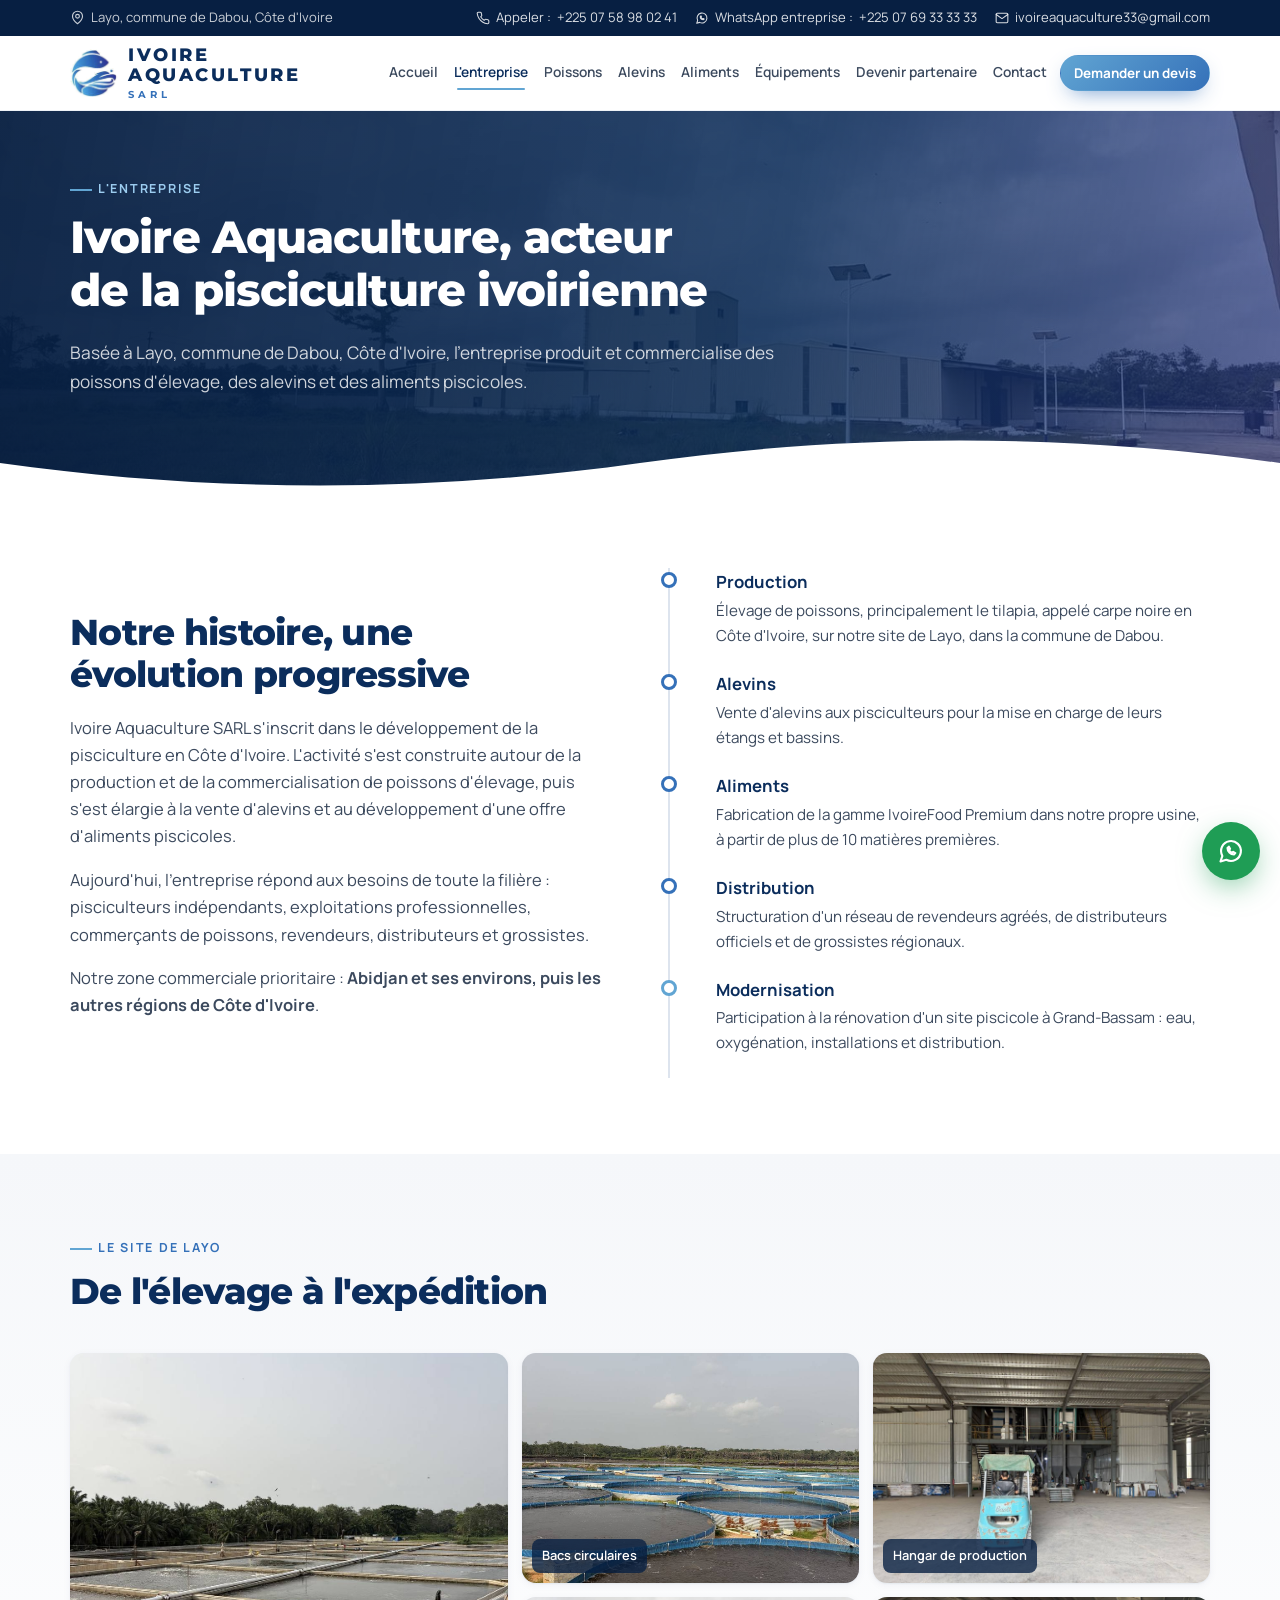
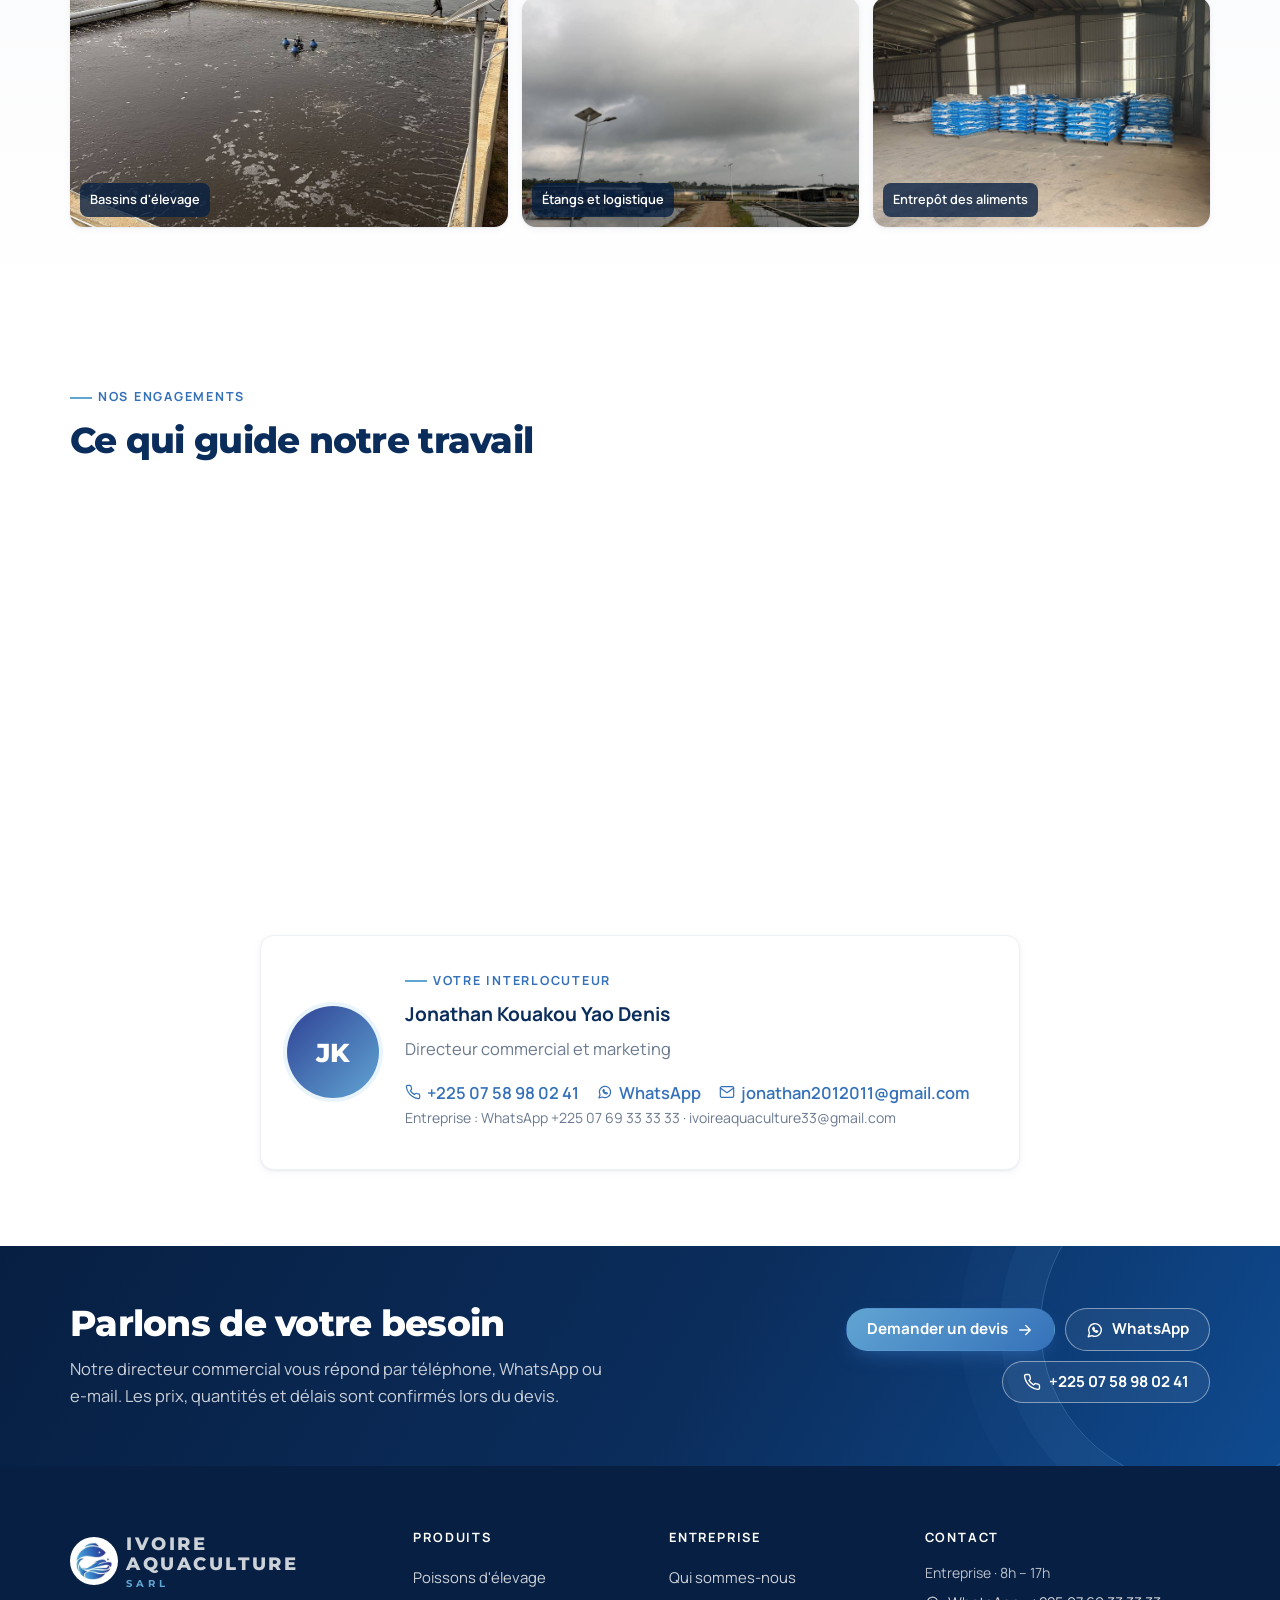
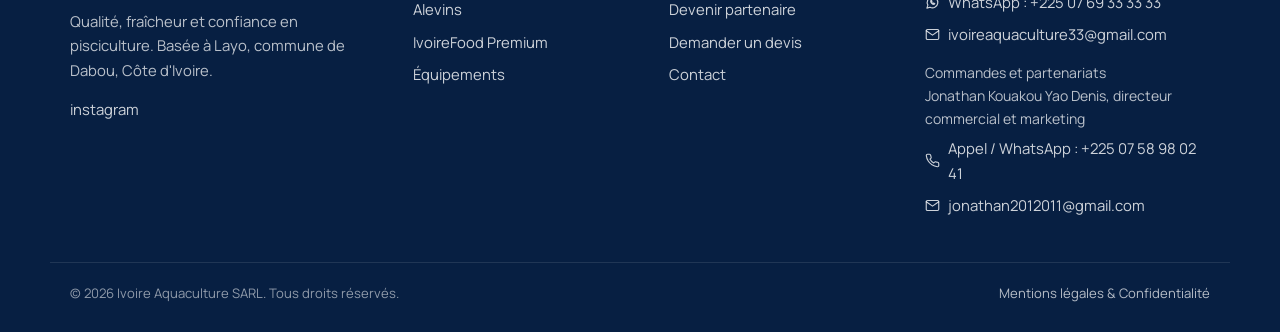
<file: entreprise.html>
<!doctype html>
<html lang="fr">
<head>
<meta charset="utf-8">
<meta name="viewport" content="width=device-width, initial-scale=1">
<title>L&#39;entreprise | Ivoire Aquaculture</title>
<meta name="description" content="Découvrez Ivoire Aquaculture SARL, entreprise piscicole basée à Layo (Dabou) : production de poissons, alevins et aliments IvoireFood Premium.">
<link rel="canonical" href="https://ivoireaquaculture.github.io/Site/entreprise">
<meta property="og:type" content="website">
<meta property="og:locale" content="fr_CI">
<meta property="og:site_name" content="Ivoire Aquaculture SARL">
<meta property="og:title" content="L&#39;entreprise | Ivoire Aquaculture">
<meta property="og:description" content="Découvrez Ivoire Aquaculture SARL, entreprise piscicole basée à Layo (Dabou) : production de poissons, alevins et aliments IvoireFood Premium.">
<meta property="og:url" content="https://ivoireaquaculture.github.io/Site/entreprise">
<meta property="og:image" content="https://ivoireaquaculture.github.io/Site/img/og-image.png">
<meta name="theme-color" content="#0B2D5C">
<meta name="google-site-verification" content="hTm4n94r8Tfl_f73vdjohGkM88NhMlw3cQGyJ8zZnN0">
<link rel="icon" href="img/favicon.png" type="image/png">
<link rel="apple-touch-icon" href="img/apple-touch-icon.png">
<link rel="preconnect" href="https://fonts.googleapis.com">
<link rel="preconnect" href="https://fonts.gstatic.com" crossorigin>
<link href="https://fonts.googleapis.com/css2?family=Montserrat:wght@700;800&family=Manrope:wght@400;500;600;700&display=swap" rel="stylesheet">
<link rel="stylesheet" href="css/style.css">
<script type="application/ld+json">{"@context":"https://schema.org","@type":"Organization","name":"Ivoire Aquaculture SARL","url":"https://ivoireaquaculture.github.io/Site","logo":"https://ivoireaquaculture.github.io/Site/img/icon-256.png","email":"ivoireaquaculture33@gmail.com","telephone":"+225 07 58 98 02 41","areaServed":"Côte d'Ivoire","address":{"@type":"PostalAddress","addressLocality":"Layo, Dabou","addressCountry":"CI"},"contactPoint":[{"@type":"ContactPoint","contactType":"sales","telephone":"+225 07 58 98 02 41","email":"jonathan2012011@gmail.com","areaServed":"CI","availableLanguage":["French"]},{"@type":"ContactPoint","contactType":"customer service","email":"ivoireaquaculture33@gmail.com","areaServed":"CI","availableLanguage":["French"]}]}</script>
</head>
<body data-static="1">
<a class="skip" href="#contenu">Aller au contenu</a>
<div class="topbar">
  <div class="wrap topbar-in">
    <span><svg class="ico " width="15" height="15" viewBox="0 0 24 24" fill="none" stroke="currentColor" stroke-width="1.8" stroke-linecap="round" stroke-linejoin="round" aria-hidden="true"><path d="M20 10c0 6-8 12-8 12s-8-6-8-12a8 8 0 0 1 16 0z"/><circle cx="12" cy="10" r="3"/></svg> Layo, commune de Dabou, Côte d&#39;Ivoire</span>
    <span class="topbar-right">
      <a href="tel:+2250758980241"><svg class="ico " width="14" height="14" viewBox="0 0 24 24" fill="none" stroke="currentColor" stroke-width="1.8" stroke-linecap="round" stroke-linejoin="round" aria-hidden="true"><path d="M22 16.9v3a2 2 0 0 1-2.2 2 19.8 19.8 0 0 1-8.6-3.1 19.5 19.5 0 0 1-6-6A19.8 19.8 0 0 1 2.1 4.2 2 2 0 0 1 4.1 2h3a2 2 0 0 1 2 1.7c.1 1 .4 1.9.7 2.8a2 2 0 0 1-.5 2.1L8 9.9a16 16 0 0 0 6 6l1.3-1.3a2 2 0 0 1 2.1-.4c.9.3 1.8.6 2.8.7a2 2 0 0 1 1.7 2z"/></svg> <span class="hide-sm">Appeler :</span> +225 07 58 98 02 41</a>
      <a href="https://wa.me/2250769333333?text=Bonjour%20Ivoire%20Aquaculture%2C%20je%20souhaite%20avoir%20des%20informations%20sur%20vos%20produits." target="_blank" rel="noopener"><svg class="ico " width="14" height="14" viewBox="0 0 24 24" fill="none" stroke="currentColor" stroke-width="1.8" stroke-linecap="round" stroke-linejoin="round" aria-hidden="true"><path d="M3 21l1.6-4.8A8.5 8.5 0 1 1 8 19.5L3 21z"/><path d="M9 9.5c0 3 2.5 5.5 5.5 5.5l1.2-1.2-1.8-1-1 .8a4 4 0 0 1-2.5-2.5l.8-1-1-1.8L9 9.5z"/></svg> <span class="hide-sm">WhatsApp entreprise :</span> +225 07 69 33 33 33</a>
      <a href="mailto:ivoireaquaculture33@gmail.com" class="hide-sm"><svg class="ico " width="14" height="14" viewBox="0 0 24 24" fill="none" stroke="currentColor" stroke-width="1.8" stroke-linecap="round" stroke-linejoin="round" aria-hidden="true"><rect x="2" y="4" width="20" height="16" rx="2"/><path d="m22 6-10 7L2 6"/></svg> ivoireaquaculture33@gmail.com</a>
    </span>
  </div>
</div>
<header class="header" id="header">
  <div class="wrap header-in">
    <a href="index.html" class="brand" aria-label="Ivoire Aquaculture SARL — accueil">
      <img src="img/logo-emblem.png" alt="" width="48" height="48">
      <span>Ivoire Aquaculture<small>SARL</small></span>
    </a>
    <nav class="nav" id="nav" aria-label="Navigation principale">
      <a href="index.html" class="">Accueil</a><a href="entreprise.html" class="active" aria-current="page">L&#39;entreprise</a><a href="poissons.html" class="">Poissons</a><a href="alevins.html" class="">Alevins</a><a href="aliments.html" class="">Aliments</a><a href="equipements.html" class="">Équipements</a><a href="devenir-partenaire.html" class="">Devenir partenaire</a><a href="contact.html" class="">Contact</a>
      <a href="devis.html" class="btn btn-gold nav-cta">Demander un devis</a>
    </nav>
    <button class="burger" id="burger" aria-expanded="false" aria-controls="nav" aria-label="Menu"><svg class="ico " width="26" height="26" viewBox="0 0 24 24" fill="none" stroke="currentColor" stroke-width="1.8" stroke-linecap="round" stroke-linejoin="round" aria-hidden="true"><path d="M3 6h18M3 12h18M3 18h18"/></svg></button>
  </div>
</header>
<main id="contenu">

<section class="page-hero ph-entreprise">
  <div class="wrap">
    <p class="kicker">L&#39;entreprise</p>
    <h1>Ivoire Aquaculture, acteur de la pisciculture ivoirienne</h1>
    <p class="lead">Basée à Layo, commune de Dabou, Côte d&#39;Ivoire, l&#39;entreprise produit et commercialise des poissons d&#39;élevage, des alevins et des aliments piscicoles.</p>
  </div>
  <svg class="hero-wave" viewBox="0 0 1440 80" preserveAspectRatio="none" aria-hidden="true"><path d="M0 40c240 40 480 40 720 0s480-40 720 0v40H0z"/></svg>
</section>
<section class="section">
  <div class="wrap split">
    <div>
      <h2>Notre histoire, une évolution progressive</h2>
      <p>Ivoire Aquaculture SARL s'inscrit dans le développement de la pisciculture en Côte d'Ivoire. L'activité s'est construite autour de la production et de la commercialisation de poissons d'élevage, puis s'est élargie à la vente d'alevins et au développement d'une offre d'aliments piscicoles.</p>
      <p>Aujourd'hui, l'entreprise répond aux besoins de toute la filière : pisciculteurs indépendants, exploitations professionnelles, commerçants de poissons, revendeurs, distributeurs et grossistes.</p>
      <p>Notre zone commerciale prioritaire : <strong>Abidjan et ses environs, puis les autres régions de Côte d&#39;Ivoire</strong>.</p>
    </div>
    <ol class="timeline">
      <li><strong>Production</strong><p>Élevage de poissons, principalement le tilapia, appelé carpe noire en Côte d&#39;Ivoire, sur notre site de Layo, dans la commune de Dabou.</p></li><li><strong>Alevins</strong><p>Vente d&#39;alevins aux pisciculteurs pour la mise en charge de leurs étangs et bassins.</p></li><li><strong>Aliments</strong><p>Fabrication de la gamme IvoireFood Premium dans notre propre usine, à partir de plus de 10 matières premières.</p></li><li><strong>Distribution</strong><p>Structuration d&#39;un réseau de revendeurs agréés, de distributeurs officiels et de grossistes régionaux.</p></li><li><strong>Modernisation</strong><p>Participation à la rénovation d&#39;un site piscicole à Grand-Bassam : eau, oxygénation, installations et distribution.</p></li>
    </ol>
  </div>
</section>
<section class="section section-tint">
  <div class="wrap">
    <div class="section-head"><p class="kicker">Le site de Layo</p><h2>De l'élevage à l'expédition</h2></div>
    <div class="gallery">
      <figure class="photo "><img src="img/photos/bassins-layo.jpg" alt="Bassins d&#39;élevage bétonnés" loading="lazy"><figcaption>Bassins d&#39;élevage</figcaption></figure>
      <figure class="photo "><img src="img/photos/bacs-circulaires.jpg" alt="Bacs circulaires" loading="lazy"><figcaption>Bacs circulaires</figcaption></figure>
      <figure class="photo "><img src="img/photos/usine-production.jpg" alt="Chariot élévateur dans le hangar de production" loading="lazy"><figcaption>Hangar de production</figcaption></figure>
      <figure class="photo "><img src="img/photos/site-etangs.jpg" alt="Étangs et véhicules de service" loading="lazy"><figcaption>Étangs et logistique</figcaption></figure>
      <figure class="photo "><img src="img/photos/entrepot-aliments.jpg" alt="Entrepôt des aliments" loading="lazy"><figcaption>Entrepôt des aliments</figcaption></figure>
    </div>
  </div>
</section>
<section class="section">
  <div class="wrap">
    <div class="section-head"><p class="kicker">Nos engagements</p><h2>Ce qui guide notre travail</h2></div>
    <div class="cards-3">
      <div class="card"><span class="card-ico"><svg class="ico " width="26" height="26" viewBox="0 0 24 24" fill="none" stroke="currentColor" stroke-width="1.8" stroke-linecap="round" stroke-linejoin="round" aria-hidden="true"><path d="M12 22s8-4 8-10V5l-8-3-8 3v7c0 6 8 10 8 10z"/><path d="m9 12 2 2 4-4"/></svg></span><h3>Transparence</h3><p>Des prix de référence publiés, confirmés par écrit lors du devis, et des conditions commerciales claires.</p></div>
      <div class="card"><span class="card-ico"><svg class="ico " width="26" height="26" viewBox="0 0 24 24" fill="none" stroke="currentColor" stroke-width="1.8" stroke-linecap="round" stroke-linejoin="round" aria-hidden="true"><path d="M12 2.7s6 6.3 6 11.3a6 6 0 0 1-12 0c0-5 6-11.3 6-11.3z"/></svg></span><h3>Qualité de l'élevage</h3><p>Une attention portée à l'eau, à l'oxygénation et à l'alimentation, au cœur de notre projet de modernisation.</p></div>
      <div class="card"><span class="card-ico"><svg class="ico " width="26" height="26" viewBox="0 0 24 24" fill="none" stroke="currentColor" stroke-width="1.8" stroke-linecap="round" stroke-linejoin="round" aria-hidden="true"><path d="m11 17 2 2a1 1 0 0 0 3-3"/><path d="m14 14 2.5 2.5a1 1 0 0 0 3-3l-3.9-3.9a3 3 0 0 0-4.2 0l-.9.9a1 1 0 0 1-3-3l2.8-2.8a5.8 5.8 0 0 1 7 .9L21 7.5"/><path d="m21 3 1 11h-2M3 3 2 14l6.5 6.5a1 1 0 0 0 3-3M3 4h8"/></svg></span><h3>Proximité</h3><p>Un interlocuteur commercial joignable par téléphone, WhatsApp et e-mail, pour les petites comme pour les grandes commandes.</p></div>
    </div>
  </div>
</section>
<section class="section">
  <div class="wrap">
    <div class="contact-person card">
      <div class="avatar" aria-hidden="true">JK</div>
      <div>
        <p class="kicker">Votre interlocuteur</p>
        <h3>Jonathan Kouakou Yao Denis</h3>
        <p class="muted">Directeur commercial et marketing</p>
        <p class="contact-links">
          <a href="tel:+2250758980241"><svg class="ico " width="16" height="16" viewBox="0 0 24 24" fill="none" stroke="currentColor" stroke-width="1.8" stroke-linecap="round" stroke-linejoin="round" aria-hidden="true"><path d="M22 16.9v3a2 2 0 0 1-2.2 2 19.8 19.8 0 0 1-8.6-3.1 19.5 19.5 0 0 1-6-6A19.8 19.8 0 0 1 2.1 4.2 2 2 0 0 1 4.1 2h3a2 2 0 0 1 2 1.7c.1 1 .4 1.9.7 2.8a2 2 0 0 1-.5 2.1L8 9.9a16 16 0 0 0 6 6l1.3-1.3a2 2 0 0 1 2.1-.4c.9.3 1.8.6 2.8.7a2 2 0 0 1 1.7 2z"/></svg> +225 07 58 98 02 41</a>
          <a href="https://wa.me/2250758980241?text=Bonjour%20Ivoire%20Aquaculture%2C%20je%20souhaite%20avoir%20des%20informations%20sur%20vos%20produits." target="_blank" rel="noopener"><svg class="ico " width="16" height="16" viewBox="0 0 24 24" fill="none" stroke="currentColor" stroke-width="1.8" stroke-linecap="round" stroke-linejoin="round" aria-hidden="true"><path d="M3 21l1.6-4.8A8.5 8.5 0 1 1 8 19.5L3 21z"/><path d="M9 9.5c0 3 2.5 5.5 5.5 5.5l1.2-1.2-1.8-1-1 .8a4 4 0 0 1-2.5-2.5l.8-1-1-1.8L9 9.5z"/></svg> WhatsApp</a>
          <a href="mailto:jonathan2012011@gmail.com"><svg class="ico " width="16" height="16" viewBox="0 0 24 24" fill="none" stroke="currentColor" stroke-width="1.8" stroke-linecap="round" stroke-linejoin="round" aria-hidden="true"><rect x="2" y="4" width="20" height="16" rx="2"/><path d="m22 6-10 7L2 6"/></svg> jonathan2012011@gmail.com</a>
        </p>
        <p class="small muted">Entreprise : WhatsApp +225 07 69 33 33 33 · ivoireaquaculture33@gmail.com</p>
      </div>
    </div>
  </div>
</section>
<section class="cta-band">
  <div class="wrap cta-in">
    <div>
      <h2>Parlons de votre besoin</h2>
      <p>Notre directeur commercial vous répond par téléphone, WhatsApp ou e-mail. Les prix, quantités et délais sont confirmés lors du devis.</p>
    </div>
    <div class="cta-actions">
      <a class="btn btn-gold" href="devis.html">Demander un devis <svg class="ico " width="18" height="18" viewBox="0 0 24 24" fill="none" stroke="currentColor" stroke-width="1.8" stroke-linecap="round" stroke-linejoin="round" aria-hidden="true"><path d="M5 12h14M13 6l6 6-6 6"/></svg></a>
      <a class="btn btn-ghost-light" href="https://wa.me/2250758980241?text=Bonjour%20Ivoire%20Aquaculture%2C%20je%20souhaite%20avoir%20des%20informations%20sur%20vos%20produits." target="_blank" rel="noopener"><svg class="ico " width="18" height="18" viewBox="0 0 24 24" fill="none" stroke="currentColor" stroke-width="1.8" stroke-linecap="round" stroke-linejoin="round" aria-hidden="true"><path d="M3 21l1.6-4.8A8.5 8.5 0 1 1 8 19.5L3 21z"/><path d="M9 9.5c0 3 2.5 5.5 5.5 5.5l1.2-1.2-1.8-1-1 .8a4 4 0 0 1-2.5-2.5l.8-1-1-1.8L9 9.5z"/></svg> WhatsApp</a>
      <a class="btn btn-ghost-light" href="tel:+2250758980241"><svg class="ico " width="18" height="18" viewBox="0 0 24 24" fill="none" stroke="currentColor" stroke-width="1.8" stroke-linecap="round" stroke-linejoin="round" aria-hidden="true"><path d="M22 16.9v3a2 2 0 0 1-2.2 2 19.8 19.8 0 0 1-8.6-3.1 19.5 19.5 0 0 1-6-6A19.8 19.8 0 0 1 2.1 4.2 2 2 0 0 1 4.1 2h3a2 2 0 0 1 2 1.7c.1 1 .4 1.9.7 2.8a2 2 0 0 1-.5 2.1L8 9.9a16 16 0 0 0 6 6l1.3-1.3a2 2 0 0 1 2.1-.4c.9.3 1.8.6 2.8.7a2 2 0 0 1 1.7 2z"/></svg> +225 07 58 98 02 41</a>
    </div>
  </div>
</section>
</main>
<footer class="footer">
  <div class="footer-wave" aria-hidden="true"></div>
  <div class="wrap footer-grid">
    <div>
      <a href="index.html" class="brand brand-light"><img src="img/logo-emblem.png" alt="" width="48" height="48"><span>Ivoire Aquaculture<small>SARL</small></span></a>
      <p class="muted-light">Qualité, fraîcheur et confiance en pisciculture. Basée à Layo, commune de Dabou, Côte d&#39;Ivoire.</p>
      <p class="socials"><a href="https://www.instagram.com/ivoireaquaculture" rel="noopener" target="_blank">instagram</a></p>
    </div>
    <div>
      <h3>Produits</h3>
      <a href="poissons.html">Poissons d'élevage</a>
      <a href="alevins.html">Alevins</a>
      <a href="aliments.html">IvoireFood Premium</a>
      <a href="equipements.html">Équipements</a>
    </div>
    <div>
      <h3>Entreprise</h3>
      <a href="entreprise.html">Qui sommes-nous</a>
      <a href="devenir-partenaire.html">Devenir partenaire</a>
      <a href="devis.html">Demander un devis</a>
      <a href="contact.html">Contact</a>
    </div>
    <div>
      <h3>Contact</h3>
      <p class="muted-light small foot-label">Entreprise · 8h – 17h</p>
      <a href="https://wa.me/2250769333333?text=Bonjour%20Ivoire%20Aquaculture%2C%20je%20souhaite%20avoir%20des%20informations%20sur%20vos%20produits." target="_blank" rel="noopener"><svg class="ico " width="15" height="15" viewBox="0 0 24 24" fill="none" stroke="currentColor" stroke-width="1.8" stroke-linecap="round" stroke-linejoin="round" aria-hidden="true"><path d="M3 21l1.6-4.8A8.5 8.5 0 1 1 8 19.5L3 21z"/><path d="M9 9.5c0 3 2.5 5.5 5.5 5.5l1.2-1.2-1.8-1-1 .8a4 4 0 0 1-2.5-2.5l.8-1-1-1.8L9 9.5z"/></svg> WhatsApp : +225 07 69 33 33 33</a>
      <a href="mailto:ivoireaquaculture33@gmail.com"><svg class="ico " width="15" height="15" viewBox="0 0 24 24" fill="none" stroke="currentColor" stroke-width="1.8" stroke-linecap="round" stroke-linejoin="round" aria-hidden="true"><rect x="2" y="4" width="20" height="16" rx="2"/><path d="m22 6-10 7L2 6"/></svg> ivoireaquaculture33@gmail.com</a>
      <p class="muted-light small foot-label">Commandes et partenariats<br>Jonathan Kouakou Yao Denis, directeur commercial et marketing</p>
      <a href="tel:+2250758980241"><svg class="ico " width="15" height="15" viewBox="0 0 24 24" fill="none" stroke="currentColor" stroke-width="1.8" stroke-linecap="round" stroke-linejoin="round" aria-hidden="true"><path d="M22 16.9v3a2 2 0 0 1-2.2 2 19.8 19.8 0 0 1-8.6-3.1 19.5 19.5 0 0 1-6-6A19.8 19.8 0 0 1 2.1 4.2 2 2 0 0 1 4.1 2h3a2 2 0 0 1 2 1.7c.1 1 .4 1.9.7 2.8a2 2 0 0 1-.5 2.1L8 9.9a16 16 0 0 0 6 6l1.3-1.3a2 2 0 0 1 2.1-.4c.9.3 1.8.6 2.8.7a2 2 0 0 1 1.7 2z"/></svg> Appel / WhatsApp : +225 07 58 98 02 41</a>
      <a href="mailto:jonathan2012011@gmail.com"><svg class="ico " width="15" height="15" viewBox="0 0 24 24" fill="none" stroke="currentColor" stroke-width="1.8" stroke-linecap="round" stroke-linejoin="round" aria-hidden="true"><rect x="2" y="4" width="20" height="16" rx="2"/><path d="m22 6-10 7L2 6"/></svg> jonathan2012011@gmail.com</a>
    </div>
  </div>
  <div class="wrap footer-bottom">
    <span>© 2026 Ivoire Aquaculture SARL. Tous droits réservés.</span>
    <a href="mentions-legales.html">Mentions légales &amp; Confidentialité</a>
  </div>
</footer>
<a class="wa-float" href="https://wa.me/2250758980241?text=Bonjour%20Ivoire%20Aquaculture%2C%20je%20souhaite%20avoir%20des%20informations%20sur%20vos%20produits." target="_blank" rel="noopener" aria-label="Commander sur WhatsApp (service commercial)"><svg class="ico " width="28" height="28" viewBox="0 0 24 24" fill="none" stroke="currentColor" stroke-width="1.8" stroke-linecap="round" stroke-linejoin="round" aria-hidden="true"><path d="M3 21l1.6-4.8A8.5 8.5 0 1 1 8 19.5L3 21z"/><path d="M9 9.5c0 3 2.5 5.5 5.5 5.5l1.2-1.2-1.8-1-1 .8a4 4 0 0 1-2.5-2.5l.8-1-1-1.8L9 9.5z"/></svg></a>
<script>window.SITE={"whatsapp":"2250758980241"};</script>
<script src="js/main.js" defer></script>
<script data-goatcounter="https://ivoireaquaculture.goatcounter.com/count" async src="https://gc.zgo.at/count.js"></script>
</body>
</html>
</file>
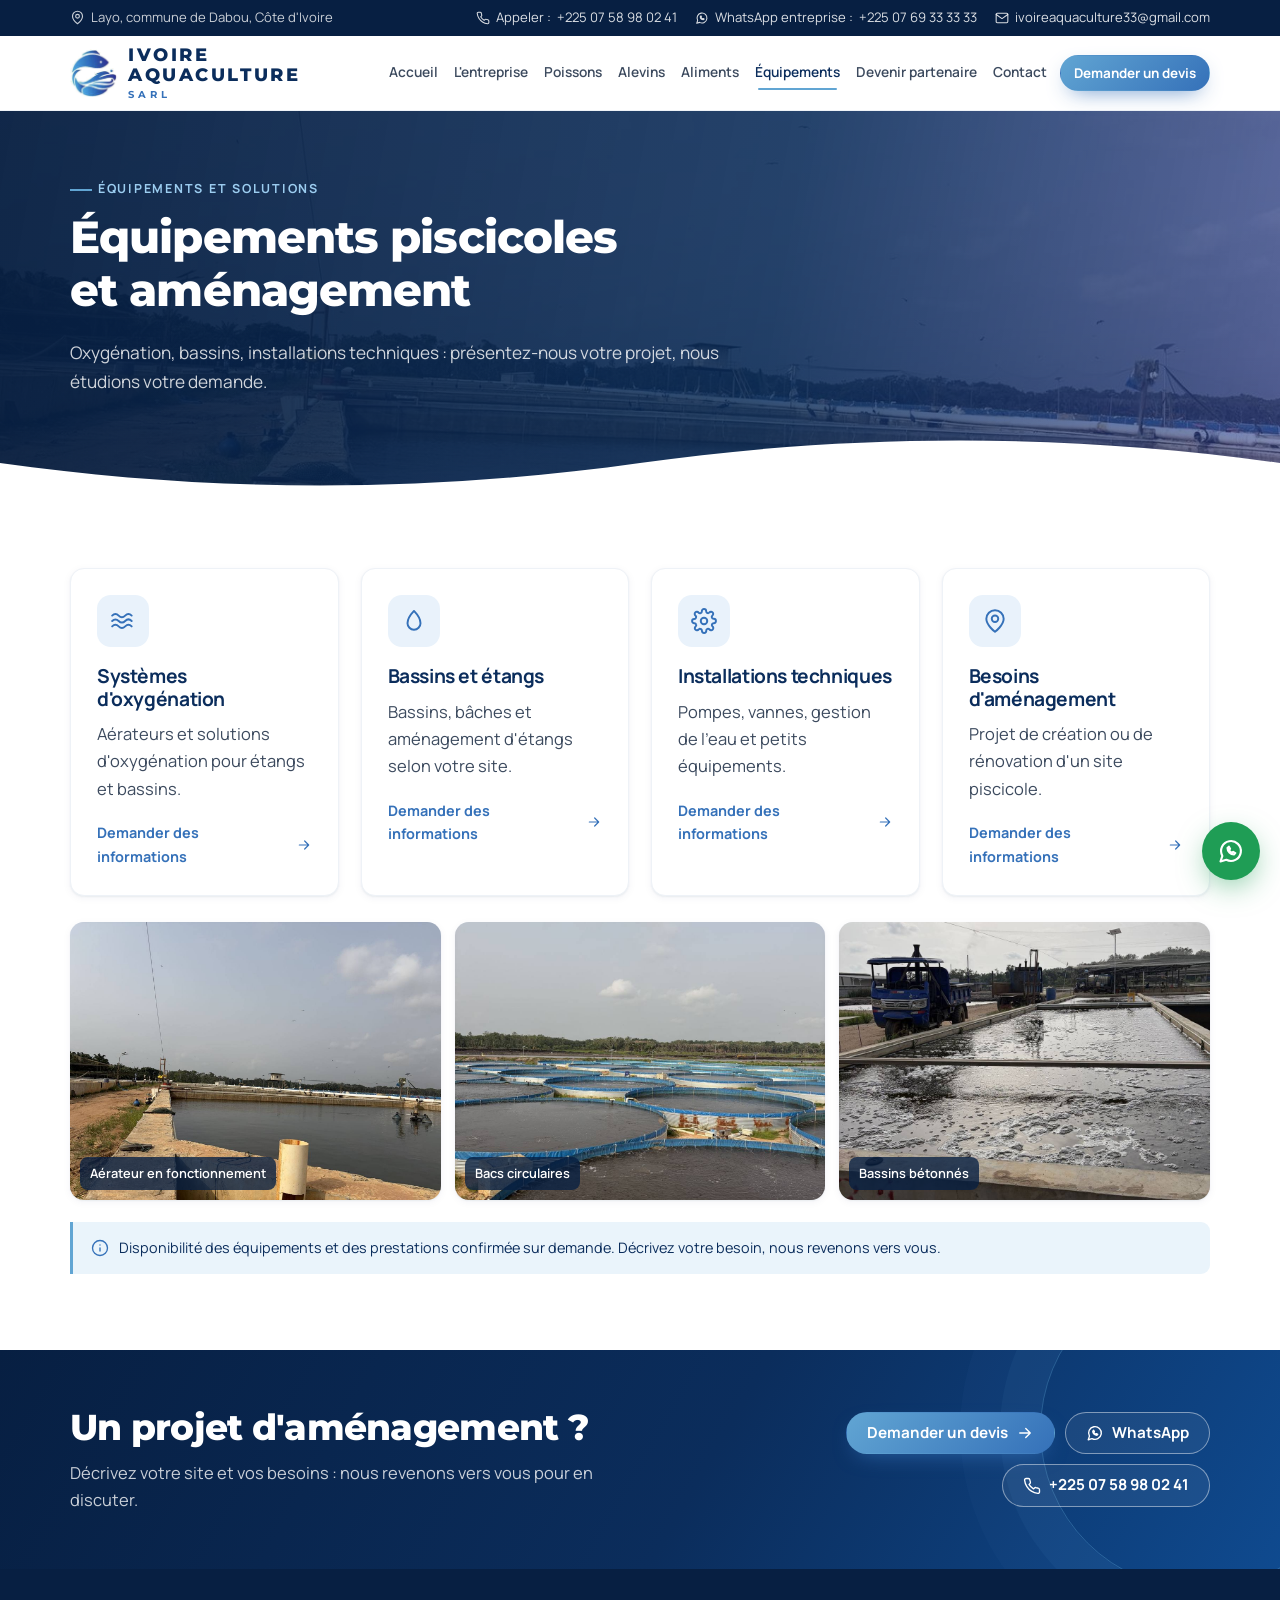
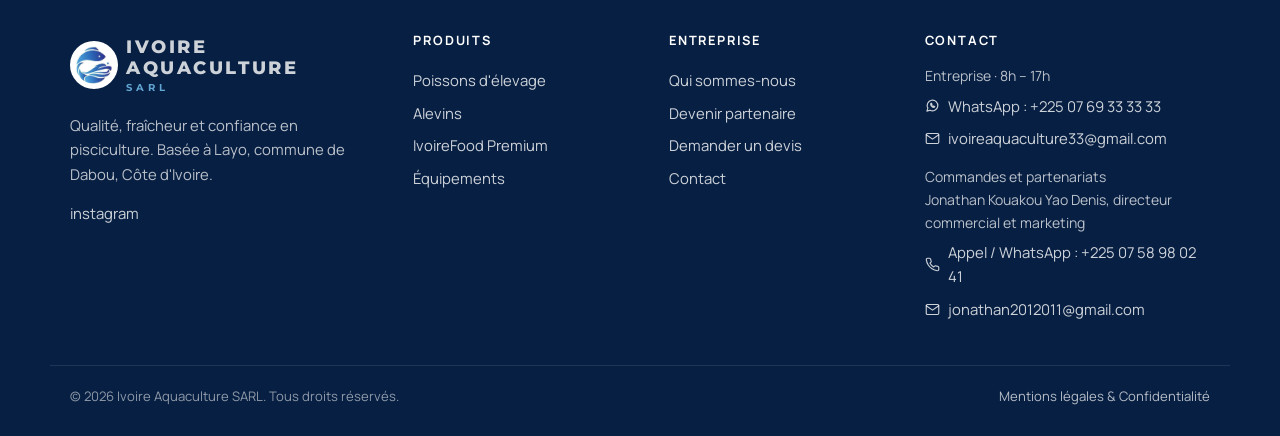
<file: equipements.html>
<!doctype html>
<html lang="fr">
<head>
<meta charset="utf-8">
<meta name="viewport" content="width=device-width, initial-scale=1">
<title>Équipements piscicoles | Ivoire Aquaculture</title>
<meta name="description" content="Équipements et solutions pour la pisciculture : oxygénation, bassins, installations techniques. Demande d&#39;information auprès d&#39;Ivoire Aquaculture.">
<link rel="canonical" href="https://ivoireaquaculture.github.io/Site/equipements">
<meta property="og:type" content="website">
<meta property="og:locale" content="fr_CI">
<meta property="og:site_name" content="Ivoire Aquaculture SARL">
<meta property="og:title" content="Équipements piscicoles | Ivoire Aquaculture">
<meta property="og:description" content="Équipements et solutions pour la pisciculture : oxygénation, bassins, installations techniques. Demande d&#39;information auprès d&#39;Ivoire Aquaculture.">
<meta property="og:url" content="https://ivoireaquaculture.github.io/Site/equipements">
<meta property="og:image" content="https://ivoireaquaculture.github.io/Site/img/og-image.png">
<meta name="theme-color" content="#0B2D5C">
<meta name="google-site-verification" content="hTm4n94r8Tfl_f73vdjohGkM88NhMlw3cQGyJ8zZnN0">
<link rel="icon" href="img/favicon.png" type="image/png">
<link rel="apple-touch-icon" href="img/apple-touch-icon.png">
<link rel="preconnect" href="https://fonts.googleapis.com">
<link rel="preconnect" href="https://fonts.gstatic.com" crossorigin>
<link href="https://fonts.googleapis.com/css2?family=Montserrat:wght@700;800&family=Manrope:wght@400;500;600;700&display=swap" rel="stylesheet">
<link rel="stylesheet" href="css/style.css">
<script type="application/ld+json">{"@context":"https://schema.org","@type":"Organization","name":"Ivoire Aquaculture SARL","url":"https://ivoireaquaculture.github.io/Site","logo":"https://ivoireaquaculture.github.io/Site/img/icon-256.png","email":"ivoireaquaculture33@gmail.com","telephone":"+225 07 58 98 02 41","areaServed":"Côte d'Ivoire","address":{"@type":"PostalAddress","addressLocality":"Layo, Dabou","addressCountry":"CI"},"contactPoint":[{"@type":"ContactPoint","contactType":"sales","telephone":"+225 07 58 98 02 41","email":"jonathan2012011@gmail.com","areaServed":"CI","availableLanguage":["French"]},{"@type":"ContactPoint","contactType":"customer service","email":"ivoireaquaculture33@gmail.com","areaServed":"CI","availableLanguage":["French"]}]}</script>
</head>
<body data-static="1">
<a class="skip" href="#contenu">Aller au contenu</a>
<div class="topbar">
  <div class="wrap topbar-in">
    <span><svg class="ico " width="15" height="15" viewBox="0 0 24 24" fill="none" stroke="currentColor" stroke-width="1.8" stroke-linecap="round" stroke-linejoin="round" aria-hidden="true"><path d="M20 10c0 6-8 12-8 12s-8-6-8-12a8 8 0 0 1 16 0z"/><circle cx="12" cy="10" r="3"/></svg> Layo, commune de Dabou, Côte d&#39;Ivoire</span>
    <span class="topbar-right">
      <a href="tel:+2250758980241"><svg class="ico " width="14" height="14" viewBox="0 0 24 24" fill="none" stroke="currentColor" stroke-width="1.8" stroke-linecap="round" stroke-linejoin="round" aria-hidden="true"><path d="M22 16.9v3a2 2 0 0 1-2.2 2 19.8 19.8 0 0 1-8.6-3.1 19.5 19.5 0 0 1-6-6A19.8 19.8 0 0 1 2.1 4.2 2 2 0 0 1 4.1 2h3a2 2 0 0 1 2 1.7c.1 1 .4 1.9.7 2.8a2 2 0 0 1-.5 2.1L8 9.9a16 16 0 0 0 6 6l1.3-1.3a2 2 0 0 1 2.1-.4c.9.3 1.8.6 2.8.7a2 2 0 0 1 1.7 2z"/></svg> <span class="hide-sm">Appeler :</span> +225 07 58 98 02 41</a>
      <a href="https://wa.me/2250769333333?text=Bonjour%20Ivoire%20Aquaculture%2C%20je%20souhaite%20avoir%20des%20informations%20sur%20vos%20produits." target="_blank" rel="noopener"><svg class="ico " width="14" height="14" viewBox="0 0 24 24" fill="none" stroke="currentColor" stroke-width="1.8" stroke-linecap="round" stroke-linejoin="round" aria-hidden="true"><path d="M3 21l1.6-4.8A8.5 8.5 0 1 1 8 19.5L3 21z"/><path d="M9 9.5c0 3 2.5 5.5 5.5 5.5l1.2-1.2-1.8-1-1 .8a4 4 0 0 1-2.5-2.5l.8-1-1-1.8L9 9.5z"/></svg> <span class="hide-sm">WhatsApp entreprise :</span> +225 07 69 33 33 33</a>
      <a href="mailto:ivoireaquaculture33@gmail.com" class="hide-sm"><svg class="ico " width="14" height="14" viewBox="0 0 24 24" fill="none" stroke="currentColor" stroke-width="1.8" stroke-linecap="round" stroke-linejoin="round" aria-hidden="true"><rect x="2" y="4" width="20" height="16" rx="2"/><path d="m22 6-10 7L2 6"/></svg> ivoireaquaculture33@gmail.com</a>
    </span>
  </div>
</div>
<header class="header" id="header">
  <div class="wrap header-in">
    <a href="index.html" class="brand" aria-label="Ivoire Aquaculture SARL — accueil">
      <img src="img/logo-emblem.png" alt="" width="48" height="48">
      <span>Ivoire Aquaculture<small>SARL</small></span>
    </a>
    <nav class="nav" id="nav" aria-label="Navigation principale">
      <a href="index.html" class="">Accueil</a><a href="entreprise.html" class="">L&#39;entreprise</a><a href="poissons.html" class="">Poissons</a><a href="alevins.html" class="">Alevins</a><a href="aliments.html" class="">Aliments</a><a href="equipements.html" class="active" aria-current="page">Équipements</a><a href="devenir-partenaire.html" class="">Devenir partenaire</a><a href="contact.html" class="">Contact</a>
      <a href="devis.html" class="btn btn-gold nav-cta">Demander un devis</a>
    </nav>
    <button class="burger" id="burger" aria-expanded="false" aria-controls="nav" aria-label="Menu"><svg class="ico " width="26" height="26" viewBox="0 0 24 24" fill="none" stroke="currentColor" stroke-width="1.8" stroke-linecap="round" stroke-linejoin="round" aria-hidden="true"><path d="M3 6h18M3 12h18M3 18h18"/></svg></button>
  </div>
</header>
<main id="contenu">

<section class="page-hero ph-equipements">
  <div class="wrap">
    <p class="kicker">Équipements et solutions</p>
    <h1>Équipements piscicoles et aménagement</h1>
    <p class="lead">Oxygénation, bassins, installations techniques : présentez-nous votre projet, nous étudions votre demande.</p>
  </div>
  <svg class="hero-wave" viewBox="0 0 1440 80" preserveAspectRatio="none" aria-hidden="true"><path d="M0 40c240 40 480 40 720 0s480-40 720 0v40H0z"/></svg>
</section>
<section class="section">
  <div class="wrap">
    <div class="cards-4">
      <article class="card"><span class="card-ico"><svg class="ico " width="26" height="26" viewBox="0 0 24 24" fill="none" stroke="currentColor" stroke-width="1.8" stroke-linecap="round" stroke-linejoin="round" aria-hidden="true"><path d="M2 12c2-2 4-2 6 0s4 2 6 0 4-2 6 0M2 17c2-2 4-2 6 0s4 2 6 0 4-2 6 0M2 7c2-2 4-2 6 0s4 2 6 0 4-2 6 0"/></svg></span><h2 class="h3">Systèmes d&#39;oxygénation</h2><p>Aérateurs et solutions d&#39;oxygénation pour étangs et bassins.</p><a class="more" href="devis.html?produit=equipement">Demander des informations <svg class="ico " width="16" height="16" viewBox="0 0 24 24" fill="none" stroke="currentColor" stroke-width="1.8" stroke-linecap="round" stroke-linejoin="round" aria-hidden="true"><path d="M5 12h14M13 6l6 6-6 6"/></svg></a></article><article class="card"><span class="card-ico"><svg class="ico " width="26" height="26" viewBox="0 0 24 24" fill="none" stroke="currentColor" stroke-width="1.8" stroke-linecap="round" stroke-linejoin="round" aria-hidden="true"><path d="M12 2.7s6 6.3 6 11.3a6 6 0 0 1-12 0c0-5 6-11.3 6-11.3z"/></svg></span><h2 class="h3">Bassins et étangs</h2><p>Bassins, bâches et aménagement d&#39;étangs selon votre site.</p><a class="more" href="devis.html?produit=equipement">Demander des informations <svg class="ico " width="16" height="16" viewBox="0 0 24 24" fill="none" stroke="currentColor" stroke-width="1.8" stroke-linecap="round" stroke-linejoin="round" aria-hidden="true"><path d="M5 12h14M13 6l6 6-6 6"/></svg></a></article><article class="card"><span class="card-ico"><svg class="ico " width="26" height="26" viewBox="0 0 24 24" fill="none" stroke="currentColor" stroke-width="1.8" stroke-linecap="round" stroke-linejoin="round" aria-hidden="true"><circle cx="12" cy="12" r="3"/><path d="M19.4 15a1.6 1.6 0 0 0 .3 1.8l.1.1a2 2 0 1 1-2.8 2.8l-.1-.1a1.6 1.6 0 0 0-1.8-.3 1.6 1.6 0 0 0-1 1.5V21a2 2 0 1 1-4 0v-.1A1.6 1.6 0 0 0 9 19.4a1.6 1.6 0 0 0-1.8.3l-.1.1a2 2 0 1 1-2.8-2.8l.1-.1a1.6 1.6 0 0 0 .3-1.8 1.6 1.6 0 0 0-1.5-1H3a2 2 0 1 1 0-4h.1A1.6 1.6 0 0 0 4.6 9a1.6 1.6 0 0 0-.3-1.8l-.1-.1a2 2 0 1 1 2.8-2.8l.1.1a1.6 1.6 0 0 0 1.8.3H9a1.6 1.6 0 0 0 1-1.5V3a2 2 0 1 1 4 0v.1a1.6 1.6 0 0 0 1 1.5 1.6 1.6 0 0 0 1.8-.3l.1-.1a2 2 0 1 1 2.8 2.8l-.1.1a1.6 1.6 0 0 0-.3 1.8V9a1.6 1.6 0 0 0 1.5 1H21a2 2 0 1 1 0 4h-.1a1.6 1.6 0 0 0-1.5 1z"/></svg></span><h2 class="h3">Installations techniques</h2><p>Pompes, vannes, gestion de l&#39;eau et petits équipements.</p><a class="more" href="devis.html?produit=equipement">Demander des informations <svg class="ico " width="16" height="16" viewBox="0 0 24 24" fill="none" stroke="currentColor" stroke-width="1.8" stroke-linecap="round" stroke-linejoin="round" aria-hidden="true"><path d="M5 12h14M13 6l6 6-6 6"/></svg></a></article><article class="card"><span class="card-ico"><svg class="ico " width="26" height="26" viewBox="0 0 24 24" fill="none" stroke="currentColor" stroke-width="1.8" stroke-linecap="round" stroke-linejoin="round" aria-hidden="true"><path d="M20 10c0 6-8 12-8 12s-8-6-8-12a8 8 0 0 1 16 0z"/><circle cx="12" cy="10" r="3"/></svg></span><h2 class="h3">Besoins d&#39;aménagement</h2><p>Projet de création ou de rénovation d&#39;un site piscicole.</p><a class="more" href="devis.html?produit=equipement">Demander des informations <svg class="ico " width="16" height="16" viewBox="0 0 24 24" fill="none" stroke="currentColor" stroke-width="1.8" stroke-linecap="round" stroke-linejoin="round" aria-hidden="true"><path d="M5 12h14M13 6l6 6-6 6"/></svg></a></article>
    </div>
    <div class="strip">
      <figure class="photo "><img src="img/photos/bassin-aerateur.jpg" alt="Aérateur à palettes dans un bassin" loading="lazy"><figcaption>Aérateur en fonctionnement</figcaption></figure>
      <figure class="photo "><img src="img/photos/bacs-circulaires.jpg" alt="Bacs circulaires bâchés" loading="lazy"><figcaption>Bacs circulaires</figcaption></figure>
      <figure class="photo "><img src="img/photos/bassins-recolte.jpg" alt="Bassins bétonnés et véhicule de service" loading="lazy"><figcaption>Bassins bétonnés</figcaption></figure>
    </div>
    <p class="notice"><svg class="ico " width="18" height="18" viewBox="0 0 24 24" fill="none" stroke="currentColor" stroke-width="1.8" stroke-linecap="round" stroke-linejoin="round" aria-hidden="true"><circle cx="12" cy="12" r="10"/><path d="M12 16v-4M12 8h.01"/></svg> <span>Disponibilité des équipements et des prestations confirmée sur demande. Décrivez votre besoin, nous revenons vers vous.</span></p>
  </div>
</section>
<section class="cta-band">
  <div class="wrap cta-in">
    <div>
      <h2>Un projet d&#39;aménagement ?</h2>
      <p>Décrivez votre site et vos besoins : nous revenons vers vous pour en discuter.</p>
    </div>
    <div class="cta-actions">
      <a class="btn btn-gold" href="devis.html">Demander un devis <svg class="ico " width="18" height="18" viewBox="0 0 24 24" fill="none" stroke="currentColor" stroke-width="1.8" stroke-linecap="round" stroke-linejoin="round" aria-hidden="true"><path d="M5 12h14M13 6l6 6-6 6"/></svg></a>
      <a class="btn btn-ghost-light" href="https://wa.me/2250758980241?text=Bonjour%20Ivoire%20Aquaculture%2C%20je%20souhaite%20un%20devis%20pour%20%3A%20%C3%A9quipements%20piscicoles." target="_blank" rel="noopener"><svg class="ico " width="18" height="18" viewBox="0 0 24 24" fill="none" stroke="currentColor" stroke-width="1.8" stroke-linecap="round" stroke-linejoin="round" aria-hidden="true"><path d="M3 21l1.6-4.8A8.5 8.5 0 1 1 8 19.5L3 21z"/><path d="M9 9.5c0 3 2.5 5.5 5.5 5.5l1.2-1.2-1.8-1-1 .8a4 4 0 0 1-2.5-2.5l.8-1-1-1.8L9 9.5z"/></svg> WhatsApp</a>
      <a class="btn btn-ghost-light" href="tel:+2250758980241"><svg class="ico " width="18" height="18" viewBox="0 0 24 24" fill="none" stroke="currentColor" stroke-width="1.8" stroke-linecap="round" stroke-linejoin="round" aria-hidden="true"><path d="M22 16.9v3a2 2 0 0 1-2.2 2 19.8 19.8 0 0 1-8.6-3.1 19.5 19.5 0 0 1-6-6A19.8 19.8 0 0 1 2.1 4.2 2 2 0 0 1 4.1 2h3a2 2 0 0 1 2 1.7c.1 1 .4 1.9.7 2.8a2 2 0 0 1-.5 2.1L8 9.9a16 16 0 0 0 6 6l1.3-1.3a2 2 0 0 1 2.1-.4c.9.3 1.8.6 2.8.7a2 2 0 0 1 1.7 2z"/></svg> +225 07 58 98 02 41</a>
    </div>
  </div>
</section>
</main>
<footer class="footer">
  <div class="footer-wave" aria-hidden="true"></div>
  <div class="wrap footer-grid">
    <div>
      <a href="index.html" class="brand brand-light"><img src="img/logo-emblem.png" alt="" width="48" height="48"><span>Ivoire Aquaculture<small>SARL</small></span></a>
      <p class="muted-light">Qualité, fraîcheur et confiance en pisciculture. Basée à Layo, commune de Dabou, Côte d&#39;Ivoire.</p>
      <p class="socials"><a href="https://www.instagram.com/ivoireaquaculture" rel="noopener" target="_blank">instagram</a></p>
    </div>
    <div>
      <h3>Produits</h3>
      <a href="poissons.html">Poissons d'élevage</a>
      <a href="alevins.html">Alevins</a>
      <a href="aliments.html">IvoireFood Premium</a>
      <a href="equipements.html">Équipements</a>
    </div>
    <div>
      <h3>Entreprise</h3>
      <a href="entreprise.html">Qui sommes-nous</a>
      <a href="devenir-partenaire.html">Devenir partenaire</a>
      <a href="devis.html">Demander un devis</a>
      <a href="contact.html">Contact</a>
    </div>
    <div>
      <h3>Contact</h3>
      <p class="muted-light small foot-label">Entreprise · 8h – 17h</p>
      <a href="https://wa.me/2250769333333?text=Bonjour%20Ivoire%20Aquaculture%2C%20je%20souhaite%20avoir%20des%20informations%20sur%20vos%20produits." target="_blank" rel="noopener"><svg class="ico " width="15" height="15" viewBox="0 0 24 24" fill="none" stroke="currentColor" stroke-width="1.8" stroke-linecap="round" stroke-linejoin="round" aria-hidden="true"><path d="M3 21l1.6-4.8A8.5 8.5 0 1 1 8 19.5L3 21z"/><path d="M9 9.5c0 3 2.5 5.5 5.5 5.5l1.2-1.2-1.8-1-1 .8a4 4 0 0 1-2.5-2.5l.8-1-1-1.8L9 9.5z"/></svg> WhatsApp : +225 07 69 33 33 33</a>
      <a href="mailto:ivoireaquaculture33@gmail.com"><svg class="ico " width="15" height="15" viewBox="0 0 24 24" fill="none" stroke="currentColor" stroke-width="1.8" stroke-linecap="round" stroke-linejoin="round" aria-hidden="true"><rect x="2" y="4" width="20" height="16" rx="2"/><path d="m22 6-10 7L2 6"/></svg> ivoireaquaculture33@gmail.com</a>
      <p class="muted-light small foot-label">Commandes et partenariats<br>Jonathan Kouakou Yao Denis, directeur commercial et marketing</p>
      <a href="tel:+2250758980241"><svg class="ico " width="15" height="15" viewBox="0 0 24 24" fill="none" stroke="currentColor" stroke-width="1.8" stroke-linecap="round" stroke-linejoin="round" aria-hidden="true"><path d="M22 16.9v3a2 2 0 0 1-2.2 2 19.8 19.8 0 0 1-8.6-3.1 19.5 19.5 0 0 1-6-6A19.8 19.8 0 0 1 2.1 4.2 2 2 0 0 1 4.1 2h3a2 2 0 0 1 2 1.7c.1 1 .4 1.9.7 2.8a2 2 0 0 1-.5 2.1L8 9.9a16 16 0 0 0 6 6l1.3-1.3a2 2 0 0 1 2.1-.4c.9.3 1.8.6 2.8.7a2 2 0 0 1 1.7 2z"/></svg> Appel / WhatsApp : +225 07 58 98 02 41</a>
      <a href="mailto:jonathan2012011@gmail.com"><svg class="ico " width="15" height="15" viewBox="0 0 24 24" fill="none" stroke="currentColor" stroke-width="1.8" stroke-linecap="round" stroke-linejoin="round" aria-hidden="true"><rect x="2" y="4" width="20" height="16" rx="2"/><path d="m22 6-10 7L2 6"/></svg> jonathan2012011@gmail.com</a>
    </div>
  </div>
  <div class="wrap footer-bottom">
    <span>© 2026 Ivoire Aquaculture SARL. Tous droits réservés.</span>
    <a href="mentions-legales.html">Mentions légales &amp; Confidentialité</a>
  </div>
</footer>
<a class="wa-float" href="https://wa.me/2250758980241?text=Bonjour%20Ivoire%20Aquaculture%2C%20je%20souhaite%20avoir%20des%20informations%20sur%20vos%20produits." target="_blank" rel="noopener" aria-label="Commander sur WhatsApp (service commercial)"><svg class="ico " width="28" height="28" viewBox="0 0 24 24" fill="none" stroke="currentColor" stroke-width="1.8" stroke-linecap="round" stroke-linejoin="round" aria-hidden="true"><path d="M3 21l1.6-4.8A8.5 8.5 0 1 1 8 19.5L3 21z"/><path d="M9 9.5c0 3 2.5 5.5 5.5 5.5l1.2-1.2-1.8-1-1 .8a4 4 0 0 1-2.5-2.5l.8-1-1-1.8L9 9.5z"/></svg></a>
<script>window.SITE={"whatsapp":"2250758980241"};</script>
<script src="js/main.js" defer></script>
<script data-goatcounter="https://ivoireaquaculture.goatcounter.com/count" async src="https://gc.zgo.at/count.js"></script>
</body>
</html>
</file>
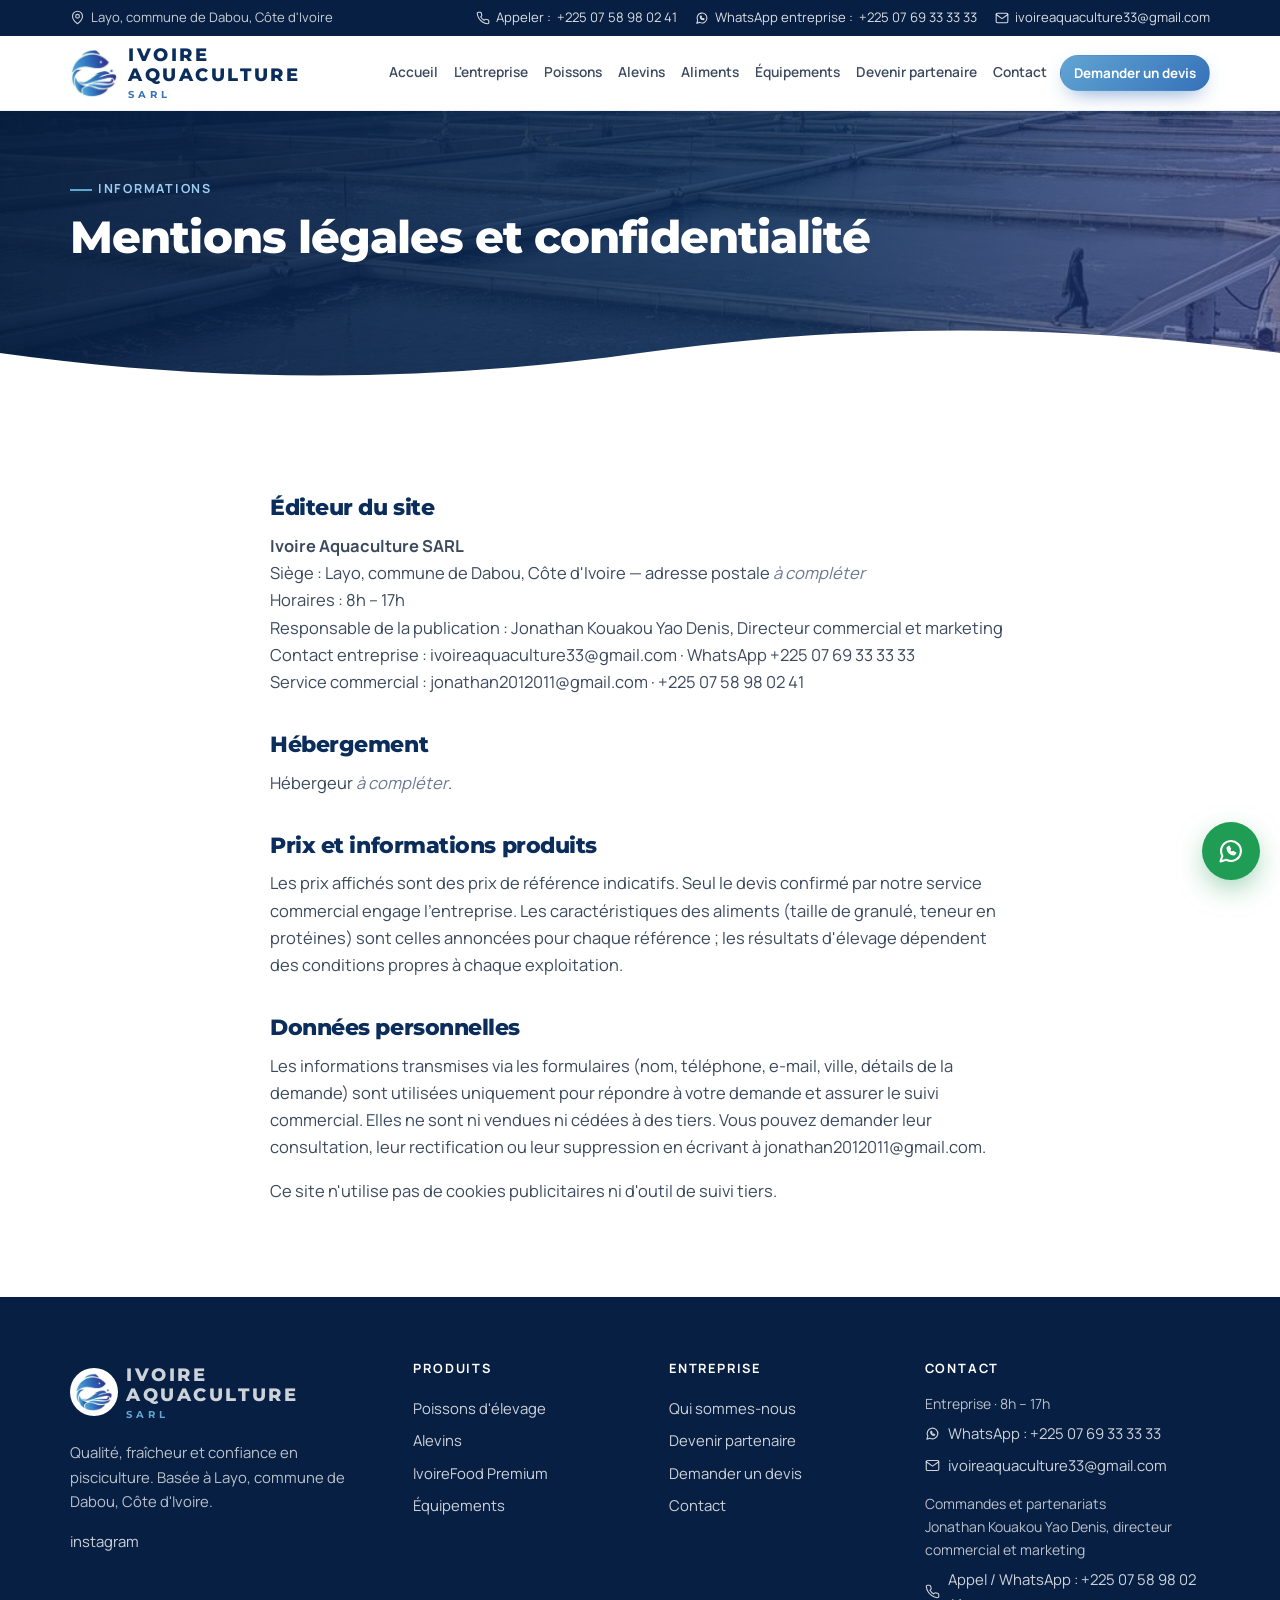
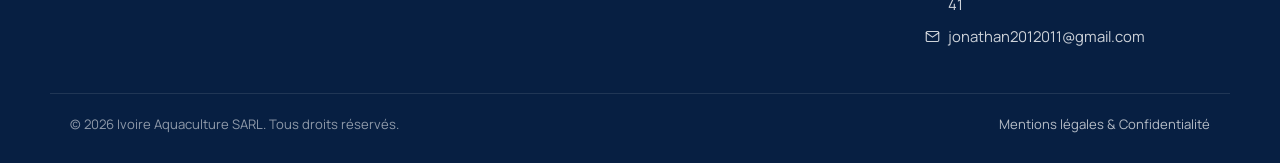
<file: mentions-legales.html>
<!doctype html>
<html lang="fr">
<head>
<meta charset="utf-8">
<meta name="viewport" content="width=device-width, initial-scale=1">
<title>Mentions légales | Ivoire Aquaculture</title>
<meta name="description" content="Ivoire Aquaculture, entreprise piscicole basée à Layo (Dabou) : tilapia (carpe noire) frais et vivant, alevins et aliments IvoireFood Premium fabriqués dans notre usine, pour pisciculteurs, revendeurs et distributeurs en Côte d&#39;Ivoire.">
<link rel="canonical" href="https://ivoireaquaculture.github.io/Site/mentions-legales">
<meta property="og:type" content="website">
<meta property="og:locale" content="fr_CI">
<meta property="og:site_name" content="Ivoire Aquaculture SARL">
<meta property="og:title" content="Mentions légales | Ivoire Aquaculture">
<meta property="og:description" content="Ivoire Aquaculture, entreprise piscicole basée à Layo (Dabou) : tilapia (carpe noire) frais et vivant, alevins et aliments IvoireFood Premium fabriqués dans notre usine, pour pisciculteurs, revendeurs et distributeurs en Côte d&#39;Ivoire.">
<meta property="og:url" content="https://ivoireaquaculture.github.io/Site/mentions-legales">
<meta property="og:image" content="https://ivoireaquaculture.github.io/Site/img/og-image.png">
<meta name="theme-color" content="#0B2D5C">
<meta name="google-site-verification" content="hTm4n94r8Tfl_f73vdjohGkM88NhMlw3cQGyJ8zZnN0">
<link rel="icon" href="img/favicon.png" type="image/png">
<link rel="apple-touch-icon" href="img/apple-touch-icon.png">
<link rel="preconnect" href="https://fonts.googleapis.com">
<link rel="preconnect" href="https://fonts.gstatic.com" crossorigin>
<link href="https://fonts.googleapis.com/css2?family=Montserrat:wght@700;800&family=Manrope:wght@400;500;600;700&display=swap" rel="stylesheet">
<link rel="stylesheet" href="css/style.css">
<script type="application/ld+json">{"@context":"https://schema.org","@type":"Organization","name":"Ivoire Aquaculture SARL","url":"https://ivoireaquaculture.github.io/Site","logo":"https://ivoireaquaculture.github.io/Site/img/icon-256.png","email":"ivoireaquaculture33@gmail.com","telephone":"+225 07 58 98 02 41","areaServed":"Côte d'Ivoire","address":{"@type":"PostalAddress","addressLocality":"Layo, Dabou","addressCountry":"CI"},"contactPoint":[{"@type":"ContactPoint","contactType":"sales","telephone":"+225 07 58 98 02 41","email":"jonathan2012011@gmail.com","areaServed":"CI","availableLanguage":["French"]},{"@type":"ContactPoint","contactType":"customer service","email":"ivoireaquaculture33@gmail.com","areaServed":"CI","availableLanguage":["French"]}]}</script>
</head>
<body data-static="1">
<a class="skip" href="#contenu">Aller au contenu</a>
<div class="topbar">
  <div class="wrap topbar-in">
    <span><svg class="ico " width="15" height="15" viewBox="0 0 24 24" fill="none" stroke="currentColor" stroke-width="1.8" stroke-linecap="round" stroke-linejoin="round" aria-hidden="true"><path d="M20 10c0 6-8 12-8 12s-8-6-8-12a8 8 0 0 1 16 0z"/><circle cx="12" cy="10" r="3"/></svg> Layo, commune de Dabou, Côte d&#39;Ivoire</span>
    <span class="topbar-right">
      <a href="tel:+2250758980241"><svg class="ico " width="14" height="14" viewBox="0 0 24 24" fill="none" stroke="currentColor" stroke-width="1.8" stroke-linecap="round" stroke-linejoin="round" aria-hidden="true"><path d="M22 16.9v3a2 2 0 0 1-2.2 2 19.8 19.8 0 0 1-8.6-3.1 19.5 19.5 0 0 1-6-6A19.8 19.8 0 0 1 2.1 4.2 2 2 0 0 1 4.1 2h3a2 2 0 0 1 2 1.7c.1 1 .4 1.9.7 2.8a2 2 0 0 1-.5 2.1L8 9.9a16 16 0 0 0 6 6l1.3-1.3a2 2 0 0 1 2.1-.4c.9.3 1.8.6 2.8.7a2 2 0 0 1 1.7 2z"/></svg> <span class="hide-sm">Appeler :</span> +225 07 58 98 02 41</a>
      <a href="https://wa.me/2250769333333?text=Bonjour%20Ivoire%20Aquaculture%2C%20je%20souhaite%20avoir%20des%20informations%20sur%20vos%20produits." target="_blank" rel="noopener"><svg class="ico " width="14" height="14" viewBox="0 0 24 24" fill="none" stroke="currentColor" stroke-width="1.8" stroke-linecap="round" stroke-linejoin="round" aria-hidden="true"><path d="M3 21l1.6-4.8A8.5 8.5 0 1 1 8 19.5L3 21z"/><path d="M9 9.5c0 3 2.5 5.5 5.5 5.5l1.2-1.2-1.8-1-1 .8a4 4 0 0 1-2.5-2.5l.8-1-1-1.8L9 9.5z"/></svg> <span class="hide-sm">WhatsApp entreprise :</span> +225 07 69 33 33 33</a>
      <a href="mailto:ivoireaquaculture33@gmail.com" class="hide-sm"><svg class="ico " width="14" height="14" viewBox="0 0 24 24" fill="none" stroke="currentColor" stroke-width="1.8" stroke-linecap="round" stroke-linejoin="round" aria-hidden="true"><rect x="2" y="4" width="20" height="16" rx="2"/><path d="m22 6-10 7L2 6"/></svg> ivoireaquaculture33@gmail.com</a>
    </span>
  </div>
</div>
<header class="header" id="header">
  <div class="wrap header-in">
    <a href="index.html" class="brand" aria-label="Ivoire Aquaculture SARL — accueil">
      <img src="img/logo-emblem.png" alt="" width="48" height="48">
      <span>Ivoire Aquaculture<small>SARL</small></span>
    </a>
    <nav class="nav" id="nav" aria-label="Navigation principale">
      <a href="index.html" class="">Accueil</a><a href="entreprise.html" class="">L&#39;entreprise</a><a href="poissons.html" class="">Poissons</a><a href="alevins.html" class="">Alevins</a><a href="aliments.html" class="">Aliments</a><a href="equipements.html" class="">Équipements</a><a href="devenir-partenaire.html" class="">Devenir partenaire</a><a href="contact.html" class="">Contact</a>
      <a href="devis.html" class="btn btn-gold nav-cta">Demander un devis</a>
    </nav>
    <button class="burger" id="burger" aria-expanded="false" aria-controls="nav" aria-label="Menu"><svg class="ico " width="26" height="26" viewBox="0 0 24 24" fill="none" stroke="currentColor" stroke-width="1.8" stroke-linecap="round" stroke-linejoin="round" aria-hidden="true"><path d="M3 6h18M3 12h18M3 18h18"/></svg></button>
  </div>
</header>
<main id="contenu">

<section class="page-hero ph-default">
  <div class="wrap">
    <p class="kicker">Informations</p>
    <h1>Mentions légales et confidentialité</h1>
    
  </div>
  <svg class="hero-wave" viewBox="0 0 1440 80" preserveAspectRatio="none" aria-hidden="true"><path d="M0 40c240 40 480 40 720 0s480-40 720 0v40H0z"/></svg>
</section>
<section class="section">
  <div class="wrap prose">
    <h2>Éditeur du site</h2>
    <p><strong>Ivoire Aquaculture SARL</strong><br>
    Siège : Layo, commune de Dabou, Côte d&#39;Ivoire — adresse postale <em class="muted">à compléter</em><br>
    
    Horaires : 8h – 17h<br>
    Responsable de la publication : Jonathan Kouakou Yao Denis, Directeur commercial et marketing<br>
    Contact entreprise : ivoireaquaculture33@gmail.com · WhatsApp +225 07 69 33 33 33<br>
    Service commercial : jonathan2012011@gmail.com · +225 07 58 98 02 41</p>
    <h2>Hébergement</h2>
    <p>Hébergeur <em class="muted">à compléter</em>.</p>
    <h2>Prix et informations produits</h2>
    <p>Les prix affichés sont des prix de référence indicatifs. Seul le devis confirmé par notre service commercial engage l'entreprise. Les caractéristiques des aliments (taille de granulé, teneur en protéines) sont celles annoncées pour chaque référence ; les résultats d'élevage dépendent des conditions propres à chaque exploitation.</p>
    <h2>Données personnelles</h2>
    <p>Les informations transmises via les formulaires (nom, téléphone, e-mail, ville, détails de la demande) sont utilisées uniquement pour répondre à votre demande et assurer le suivi commercial. Elles ne sont ni vendues ni cédées à des tiers. Vous pouvez demander leur consultation, leur rectification ou leur suppression en écrivant à jonathan2012011@gmail.com.</p>
    <p>Ce site n'utilise pas de cookies publicitaires ni d'outil de suivi tiers.</p>
  </div>
</section>
</main>
<footer class="footer">
  <div class="footer-wave" aria-hidden="true"></div>
  <div class="wrap footer-grid">
    <div>
      <a href="index.html" class="brand brand-light"><img src="img/logo-emblem.png" alt="" width="48" height="48"><span>Ivoire Aquaculture<small>SARL</small></span></a>
      <p class="muted-light">Qualité, fraîcheur et confiance en pisciculture. Basée à Layo, commune de Dabou, Côte d&#39;Ivoire.</p>
      <p class="socials"><a href="https://www.instagram.com/ivoireaquaculture" rel="noopener" target="_blank">instagram</a></p>
    </div>
    <div>
      <h3>Produits</h3>
      <a href="poissons.html">Poissons d'élevage</a>
      <a href="alevins.html">Alevins</a>
      <a href="aliments.html">IvoireFood Premium</a>
      <a href="equipements.html">Équipements</a>
    </div>
    <div>
      <h3>Entreprise</h3>
      <a href="entreprise.html">Qui sommes-nous</a>
      <a href="devenir-partenaire.html">Devenir partenaire</a>
      <a href="devis.html">Demander un devis</a>
      <a href="contact.html">Contact</a>
    </div>
    <div>
      <h3>Contact</h3>
      <p class="muted-light small foot-label">Entreprise · 8h – 17h</p>
      <a href="https://wa.me/2250769333333?text=Bonjour%20Ivoire%20Aquaculture%2C%20je%20souhaite%20avoir%20des%20informations%20sur%20vos%20produits." target="_blank" rel="noopener"><svg class="ico " width="15" height="15" viewBox="0 0 24 24" fill="none" stroke="currentColor" stroke-width="1.8" stroke-linecap="round" stroke-linejoin="round" aria-hidden="true"><path d="M3 21l1.6-4.8A8.5 8.5 0 1 1 8 19.5L3 21z"/><path d="M9 9.5c0 3 2.5 5.5 5.5 5.5l1.2-1.2-1.8-1-1 .8a4 4 0 0 1-2.5-2.5l.8-1-1-1.8L9 9.5z"/></svg> WhatsApp : +225 07 69 33 33 33</a>
      <a href="mailto:ivoireaquaculture33@gmail.com"><svg class="ico " width="15" height="15" viewBox="0 0 24 24" fill="none" stroke="currentColor" stroke-width="1.8" stroke-linecap="round" stroke-linejoin="round" aria-hidden="true"><rect x="2" y="4" width="20" height="16" rx="2"/><path d="m22 6-10 7L2 6"/></svg> ivoireaquaculture33@gmail.com</a>
      <p class="muted-light small foot-label">Commandes et partenariats<br>Jonathan Kouakou Yao Denis, directeur commercial et marketing</p>
      <a href="tel:+2250758980241"><svg class="ico " width="15" height="15" viewBox="0 0 24 24" fill="none" stroke="currentColor" stroke-width="1.8" stroke-linecap="round" stroke-linejoin="round" aria-hidden="true"><path d="M22 16.9v3a2 2 0 0 1-2.2 2 19.8 19.8 0 0 1-8.6-3.1 19.5 19.5 0 0 1-6-6A19.8 19.8 0 0 1 2.1 4.2 2 2 0 0 1 4.1 2h3a2 2 0 0 1 2 1.7c.1 1 .4 1.9.7 2.8a2 2 0 0 1-.5 2.1L8 9.9a16 16 0 0 0 6 6l1.3-1.3a2 2 0 0 1 2.1-.4c.9.3 1.8.6 2.8.7a2 2 0 0 1 1.7 2z"/></svg> Appel / WhatsApp : +225 07 58 98 02 41</a>
      <a href="mailto:jonathan2012011@gmail.com"><svg class="ico " width="15" height="15" viewBox="0 0 24 24" fill="none" stroke="currentColor" stroke-width="1.8" stroke-linecap="round" stroke-linejoin="round" aria-hidden="true"><rect x="2" y="4" width="20" height="16" rx="2"/><path d="m22 6-10 7L2 6"/></svg> jonathan2012011@gmail.com</a>
    </div>
  </div>
  <div class="wrap footer-bottom">
    <span>© 2026 Ivoire Aquaculture SARL. Tous droits réservés.</span>
    <a href="mentions-legales.html">Mentions légales &amp; Confidentialité</a>
  </div>
</footer>
<a class="wa-float" href="https://wa.me/2250758980241?text=Bonjour%20Ivoire%20Aquaculture%2C%20je%20souhaite%20avoir%20des%20informations%20sur%20vos%20produits." target="_blank" rel="noopener" aria-label="Commander sur WhatsApp (service commercial)"><svg class="ico " width="28" height="28" viewBox="0 0 24 24" fill="none" stroke="currentColor" stroke-width="1.8" stroke-linecap="round" stroke-linejoin="round" aria-hidden="true"><path d="M3 21l1.6-4.8A8.5 8.5 0 1 1 8 19.5L3 21z"/><path d="M9 9.5c0 3 2.5 5.5 5.5 5.5l1.2-1.2-1.8-1-1 .8a4 4 0 0 1-2.5-2.5l.8-1-1-1.8L9 9.5z"/></svg></a>
<script>window.SITE={"whatsapp":"2250758980241"};</script>
<script src="js/main.js" defer></script>
<script data-goatcounter="https://ivoireaquaculture.goatcounter.com/count" async src="https://gc.zgo.at/count.js"></script>
</body>
</html>
</file>
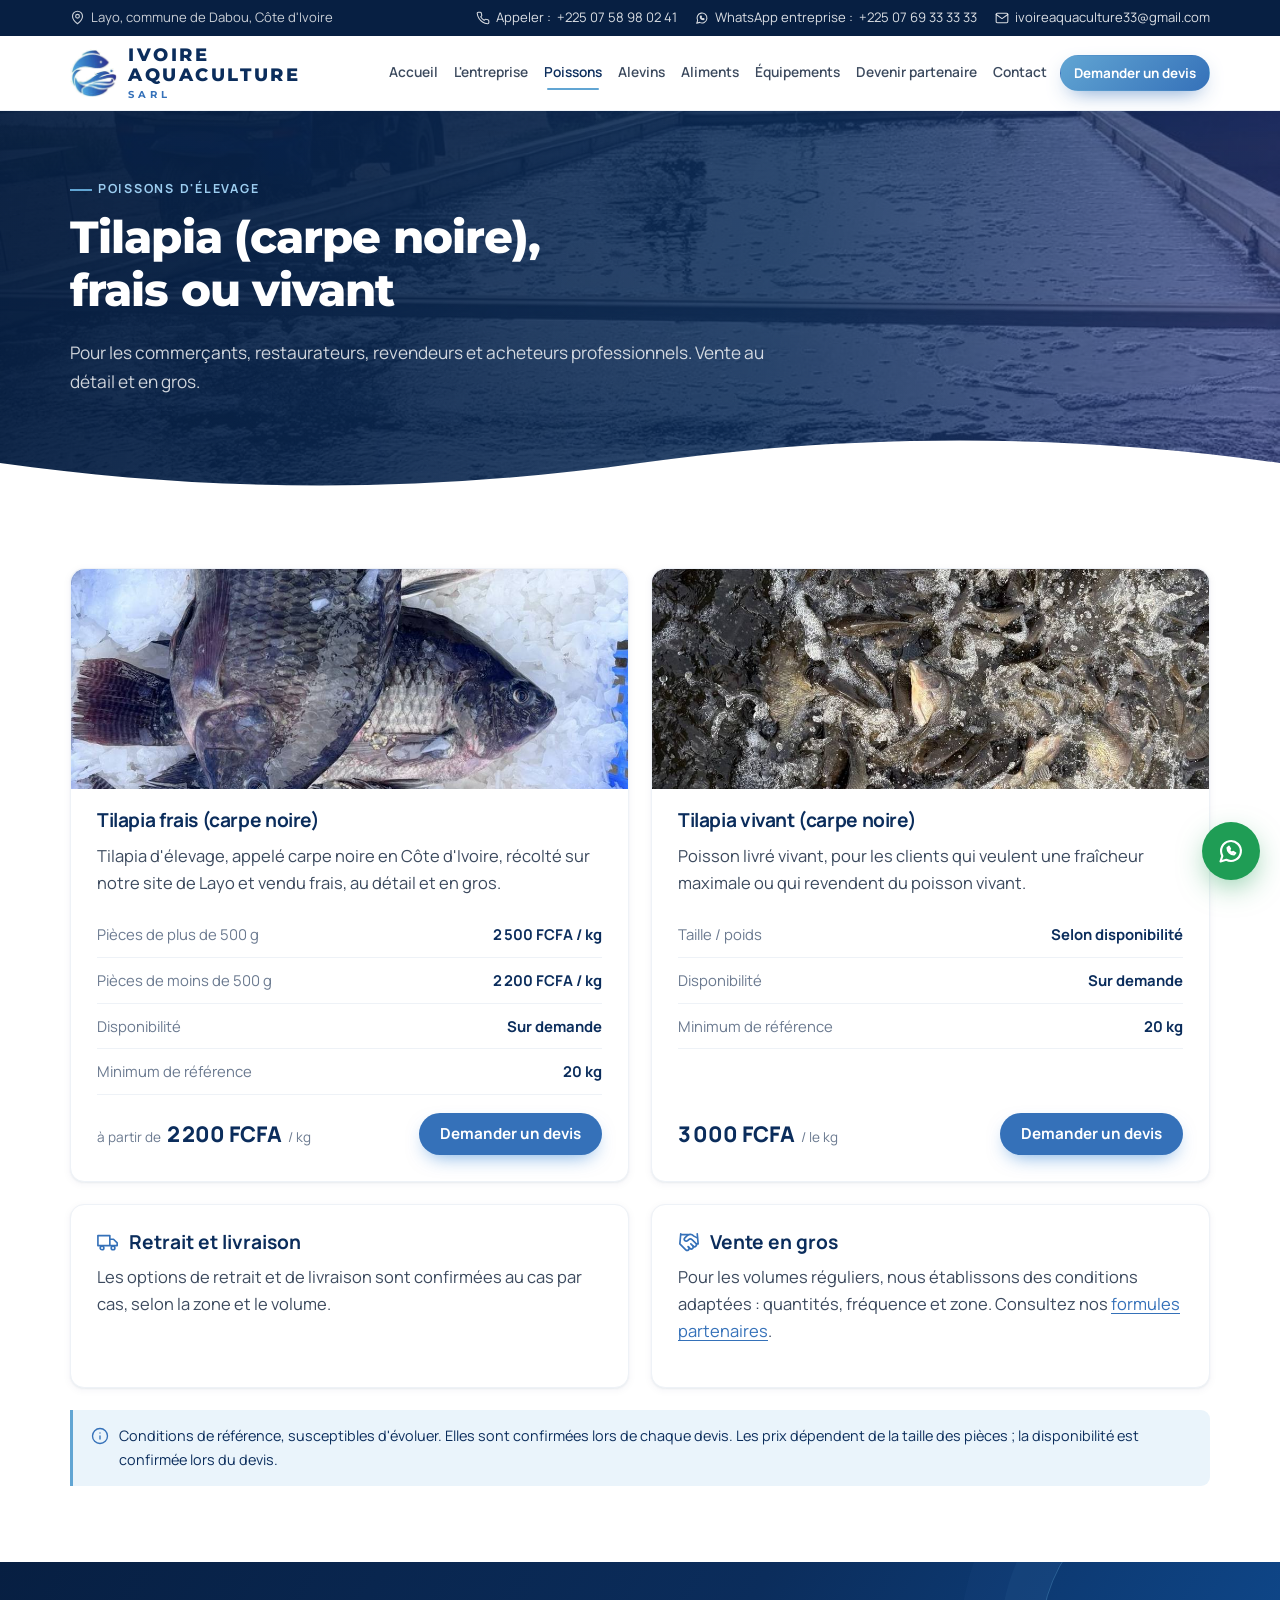
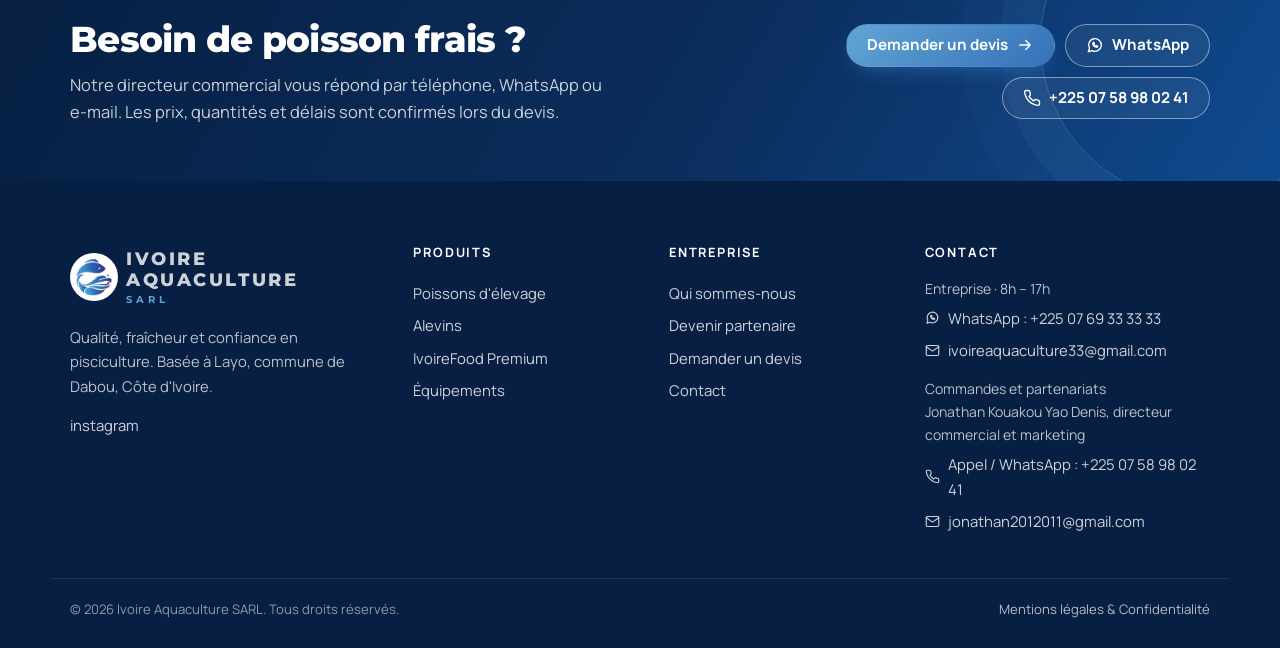
<file: poissons.html>
<!doctype html>
<html lang="fr">
<head>
<meta charset="utf-8">
<meta name="viewport" content="width=device-width, initial-scale=1">
<title>Tilapia (carpe noire) frais et vivant | Ivoire Aquaculture</title>
<meta name="description" content="Achat de tilapia (carpe noire) d&#39;élevage frais ou vivant en Côte d&#39;Ivoire, au détail et en gros, auprès d&#39;Ivoire Aquaculture (Layo, Dabou).">
<link rel="canonical" href="https://ivoireaquaculture.github.io/Site/poissons">
<meta property="og:type" content="website">
<meta property="og:locale" content="fr_CI">
<meta property="og:site_name" content="Ivoire Aquaculture SARL">
<meta property="og:title" content="Tilapia (carpe noire) frais et vivant | Ivoire Aquaculture">
<meta property="og:description" content="Achat de tilapia (carpe noire) d&#39;élevage frais ou vivant en Côte d&#39;Ivoire, au détail et en gros, auprès d&#39;Ivoire Aquaculture (Layo, Dabou).">
<meta property="og:url" content="https://ivoireaquaculture.github.io/Site/poissons">
<meta property="og:image" content="https://ivoireaquaculture.github.io/Site/img/og-image.png">
<meta name="theme-color" content="#0B2D5C">
<meta name="google-site-verification" content="hTm4n94r8Tfl_f73vdjohGkM88NhMlw3cQGyJ8zZnN0">
<link rel="icon" href="img/favicon.png" type="image/png">
<link rel="apple-touch-icon" href="img/apple-touch-icon.png">
<link rel="preconnect" href="https://fonts.googleapis.com">
<link rel="preconnect" href="https://fonts.gstatic.com" crossorigin>
<link href="https://fonts.googleapis.com/css2?family=Montserrat:wght@700;800&family=Manrope:wght@400;500;600;700&display=swap" rel="stylesheet">
<link rel="stylesheet" href="css/style.css">
<script type="application/ld+json">{"@context":"https://schema.org","@type":"Organization","name":"Ivoire Aquaculture SARL","url":"https://ivoireaquaculture.github.io/Site","logo":"https://ivoireaquaculture.github.io/Site/img/icon-256.png","email":"ivoireaquaculture33@gmail.com","telephone":"+225 07 58 98 02 41","areaServed":"Côte d'Ivoire","address":{"@type":"PostalAddress","addressLocality":"Layo, Dabou","addressCountry":"CI"},"contactPoint":[{"@type":"ContactPoint","contactType":"sales","telephone":"+225 07 58 98 02 41","email":"jonathan2012011@gmail.com","areaServed":"CI","availableLanguage":["French"]},{"@type":"ContactPoint","contactType":"customer service","email":"ivoireaquaculture33@gmail.com","areaServed":"CI","availableLanguage":["French"]}]}</script>
</head>
<body data-static="1">
<a class="skip" href="#contenu">Aller au contenu</a>
<div class="topbar">
  <div class="wrap topbar-in">
    <span><svg class="ico " width="15" height="15" viewBox="0 0 24 24" fill="none" stroke="currentColor" stroke-width="1.8" stroke-linecap="round" stroke-linejoin="round" aria-hidden="true"><path d="M20 10c0 6-8 12-8 12s-8-6-8-12a8 8 0 0 1 16 0z"/><circle cx="12" cy="10" r="3"/></svg> Layo, commune de Dabou, Côte d&#39;Ivoire</span>
    <span class="topbar-right">
      <a href="tel:+2250758980241"><svg class="ico " width="14" height="14" viewBox="0 0 24 24" fill="none" stroke="currentColor" stroke-width="1.8" stroke-linecap="round" stroke-linejoin="round" aria-hidden="true"><path d="M22 16.9v3a2 2 0 0 1-2.2 2 19.8 19.8 0 0 1-8.6-3.1 19.5 19.5 0 0 1-6-6A19.8 19.8 0 0 1 2.1 4.2 2 2 0 0 1 4.1 2h3a2 2 0 0 1 2 1.7c.1 1 .4 1.9.7 2.8a2 2 0 0 1-.5 2.1L8 9.9a16 16 0 0 0 6 6l1.3-1.3a2 2 0 0 1 2.1-.4c.9.3 1.8.6 2.8.7a2 2 0 0 1 1.7 2z"/></svg> <span class="hide-sm">Appeler :</span> +225 07 58 98 02 41</a>
      <a href="https://wa.me/2250769333333?text=Bonjour%20Ivoire%20Aquaculture%2C%20je%20souhaite%20avoir%20des%20informations%20sur%20vos%20produits." target="_blank" rel="noopener"><svg class="ico " width="14" height="14" viewBox="0 0 24 24" fill="none" stroke="currentColor" stroke-width="1.8" stroke-linecap="round" stroke-linejoin="round" aria-hidden="true"><path d="M3 21l1.6-4.8A8.5 8.5 0 1 1 8 19.5L3 21z"/><path d="M9 9.5c0 3 2.5 5.5 5.5 5.5l1.2-1.2-1.8-1-1 .8a4 4 0 0 1-2.5-2.5l.8-1-1-1.8L9 9.5z"/></svg> <span class="hide-sm">WhatsApp entreprise :</span> +225 07 69 33 33 33</a>
      <a href="mailto:ivoireaquaculture33@gmail.com" class="hide-sm"><svg class="ico " width="14" height="14" viewBox="0 0 24 24" fill="none" stroke="currentColor" stroke-width="1.8" stroke-linecap="round" stroke-linejoin="round" aria-hidden="true"><rect x="2" y="4" width="20" height="16" rx="2"/><path d="m22 6-10 7L2 6"/></svg> ivoireaquaculture33@gmail.com</a>
    </span>
  </div>
</div>
<header class="header" id="header">
  <div class="wrap header-in">
    <a href="index.html" class="brand" aria-label="Ivoire Aquaculture SARL — accueil">
      <img src="img/logo-emblem.png" alt="" width="48" height="48">
      <span>Ivoire Aquaculture<small>SARL</small></span>
    </a>
    <nav class="nav" id="nav" aria-label="Navigation principale">
      <a href="index.html" class="">Accueil</a><a href="entreprise.html" class="">L&#39;entreprise</a><a href="poissons.html" class="active" aria-current="page">Poissons</a><a href="alevins.html" class="">Alevins</a><a href="aliments.html" class="">Aliments</a><a href="equipements.html" class="">Équipements</a><a href="devenir-partenaire.html" class="">Devenir partenaire</a><a href="contact.html" class="">Contact</a>
      <a href="devis.html" class="btn btn-gold nav-cta">Demander un devis</a>
    </nav>
    <button class="burger" id="burger" aria-expanded="false" aria-controls="nav" aria-label="Menu"><svg class="ico " width="26" height="26" viewBox="0 0 24 24" fill="none" stroke="currentColor" stroke-width="1.8" stroke-linecap="round" stroke-linejoin="round" aria-hidden="true"><path d="M3 6h18M3 12h18M3 18h18"/></svg></button>
  </div>
</header>
<main id="contenu">

<section class="page-hero ph-poissons">
  <div class="wrap">
    <p class="kicker">Poissons d&#39;élevage</p>
    <h1>Tilapia (carpe noire), frais ou vivant</h1>
    <p class="lead">Pour les commerçants, restaurateurs, revendeurs et acheteurs professionnels. Vente au détail et en gros.</p>
  </div>
  <svg class="hero-wave" viewBox="0 0 1440 80" preserveAspectRatio="none" aria-hidden="true"><path d="M0 40c240 40 480 40 720 0s480-40 720 0v40H0z"/></svg>
</section>
<section class="section">
  <div class="wrap">
    <div class="cards-2">
      <article class="card product">
        <div class="product-photo"><img src="img/photos/tilapia-glace.jpg" alt="Tilapia frais (carpe noire) d'élevage Ivoire Aquaculture" loading="lazy"></div>
        <h2 class="h3">Tilapia frais (carpe noire)</h2>
        <p>Tilapia d&#39;élevage, appelé carpe noire en Côte d&#39;Ivoire, récolté sur notre site de Layo et vendu frais, au détail et en gros.</p>
        <dl class="specs">
          <div><dt>Pièces de plus de 500 g</dt><dd>2 500 FCFA / kg</dd></div><div><dt>Pièces de moins de 500 g</dt><dd>2 200 FCFA / kg</dd></div>
          <div><dt>Disponibilité</dt><dd>Sur demande</dd></div>
          <div><dt>Minimum de référence</dt><dd>20 kg</dd></div>
        </dl>
        <div class="product-foot">
          <span class="price"><span class="price-unit">à partir de</span> <span class="price-amt">2 200 FCFA</span> <span class="price-unit">/ kg</span></span>
          <a class="btn btn-primary" href="devis.html?produit=tilapia">Demander un devis</a>
        </div>
      </article><article class="card product">
        <div class="product-photo"><img src="img/photos/nourrissage.jpg" alt="Tilapia vivant (carpe noire) d'élevage Ivoire Aquaculture" loading="lazy"></div>
        <h2 class="h3">Tilapia vivant (carpe noire)</h2>
        <p>Poisson livré vivant, pour les clients qui veulent une fraîcheur maximale ou qui revendent du poisson vivant.</p>
        <dl class="specs">
          <div><dt>Taille / poids</dt><dd>Selon disponibilité</dd></div>
          <div><dt>Disponibilité</dt><dd>Sur demande</dd></div>
          <div><dt>Minimum de référence</dt><dd>20 kg</dd></div>
        </dl>
        <div class="product-foot">
          <span class="price"><span class="price-amt">3 000 FCFA</span> <span class="price-unit">/ le kg</span></span>
          <a class="btn btn-primary" href="devis.html?produit=tilapia-vivant">Demander un devis</a>
        </div>
      </article>
    </div>
    <div class="info-grid">
      <div class="card"><h3><svg class="ico " width="22" height="22" viewBox="0 0 24 24" fill="none" stroke="currentColor" stroke-width="1.8" stroke-linecap="round" stroke-linejoin="round" aria-hidden="true"><path d="M1 5h13v11H1zM14 9h4l4 4v3h-8z"/><circle cx="5.5" cy="18.5" r="2"/><circle cx="17.5" cy="18.5" r="2"/></svg> Retrait et livraison</h3><p>Les options de retrait et de livraison sont confirmées au cas par cas, selon la zone et le volume.</p></div>
      <div class="card"><h3><svg class="ico " width="22" height="22" viewBox="0 0 24 24" fill="none" stroke="currentColor" stroke-width="1.8" stroke-linecap="round" stroke-linejoin="round" aria-hidden="true"><path d="m11 17 2 2a1 1 0 0 0 3-3"/><path d="m14 14 2.5 2.5a1 1 0 0 0 3-3l-3.9-3.9a3 3 0 0 0-4.2 0l-.9.9a1 1 0 0 1-3-3l2.8-2.8a5.8 5.8 0 0 1 7 .9L21 7.5"/><path d="m21 3 1 11h-2M3 3 2 14l6.5 6.5a1 1 0 0 0 3-3M3 4h8"/></svg> Vente en gros</h3><p>Pour les volumes réguliers, nous établissons des conditions adaptées : quantités, fréquence et zone. Consultez nos <a href="devenir-partenaire.html">formules partenaires</a>.</p></div>
    </div>
    <p class="notice"><svg class="ico " width="18" height="18" viewBox="0 0 24 24" fill="none" stroke="currentColor" stroke-width="1.8" stroke-linecap="round" stroke-linejoin="round" aria-hidden="true"><circle cx="12" cy="12" r="10"/><path d="M12 16v-4M12 8h.01"/></svg> <span>Conditions de référence, susceptibles d&#39;évoluer. Elles sont confirmées lors de chaque devis. Les prix dépendent de la taille des pièces ; la disponibilité est confirmée lors du devis.</span></p>
  </div>
</section>
<section class="cta-band">
  <div class="wrap cta-in">
    <div>
      <h2>Besoin de poisson frais ?</h2>
      <p>Notre directeur commercial vous répond par téléphone, WhatsApp ou e-mail. Les prix, quantités et délais sont confirmés lors du devis.</p>
    </div>
    <div class="cta-actions">
      <a class="btn btn-gold" href="devis.html">Demander un devis <svg class="ico " width="18" height="18" viewBox="0 0 24 24" fill="none" stroke="currentColor" stroke-width="1.8" stroke-linecap="round" stroke-linejoin="round" aria-hidden="true"><path d="M5 12h14M13 6l6 6-6 6"/></svg></a>
      <a class="btn btn-ghost-light" href="https://wa.me/2250758980241?text=Bonjour%20Ivoire%20Aquaculture%2C%20je%20souhaite%20un%20devis%20pour%20%3A%20tilapia%20(carpe%20noire)." target="_blank" rel="noopener"><svg class="ico " width="18" height="18" viewBox="0 0 24 24" fill="none" stroke="currentColor" stroke-width="1.8" stroke-linecap="round" stroke-linejoin="round" aria-hidden="true"><path d="M3 21l1.6-4.8A8.5 8.5 0 1 1 8 19.5L3 21z"/><path d="M9 9.5c0 3 2.5 5.5 5.5 5.5l1.2-1.2-1.8-1-1 .8a4 4 0 0 1-2.5-2.5l.8-1-1-1.8L9 9.5z"/></svg> WhatsApp</a>
      <a class="btn btn-ghost-light" href="tel:+2250758980241"><svg class="ico " width="18" height="18" viewBox="0 0 24 24" fill="none" stroke="currentColor" stroke-width="1.8" stroke-linecap="round" stroke-linejoin="round" aria-hidden="true"><path d="M22 16.9v3a2 2 0 0 1-2.2 2 19.8 19.8 0 0 1-8.6-3.1 19.5 19.5 0 0 1-6-6A19.8 19.8 0 0 1 2.1 4.2 2 2 0 0 1 4.1 2h3a2 2 0 0 1 2 1.7c.1 1 .4 1.9.7 2.8a2 2 0 0 1-.5 2.1L8 9.9a16 16 0 0 0 6 6l1.3-1.3a2 2 0 0 1 2.1-.4c.9.3 1.8.6 2.8.7a2 2 0 0 1 1.7 2z"/></svg> +225 07 58 98 02 41</a>
    </div>
  </div>
</section>
</main>
<footer class="footer">
  <div class="footer-wave" aria-hidden="true"></div>
  <div class="wrap footer-grid">
    <div>
      <a href="index.html" class="brand brand-light"><img src="img/logo-emblem.png" alt="" width="48" height="48"><span>Ivoire Aquaculture<small>SARL</small></span></a>
      <p class="muted-light">Qualité, fraîcheur et confiance en pisciculture. Basée à Layo, commune de Dabou, Côte d&#39;Ivoire.</p>
      <p class="socials"><a href="https://www.instagram.com/ivoireaquaculture" rel="noopener" target="_blank">instagram</a></p>
    </div>
    <div>
      <h3>Produits</h3>
      <a href="poissons.html">Poissons d'élevage</a>
      <a href="alevins.html">Alevins</a>
      <a href="aliments.html">IvoireFood Premium</a>
      <a href="equipements.html">Équipements</a>
    </div>
    <div>
      <h3>Entreprise</h3>
      <a href="entreprise.html">Qui sommes-nous</a>
      <a href="devenir-partenaire.html">Devenir partenaire</a>
      <a href="devis.html">Demander un devis</a>
      <a href="contact.html">Contact</a>
    </div>
    <div>
      <h3>Contact</h3>
      <p class="muted-light small foot-label">Entreprise · 8h – 17h</p>
      <a href="https://wa.me/2250769333333?text=Bonjour%20Ivoire%20Aquaculture%2C%20je%20souhaite%20avoir%20des%20informations%20sur%20vos%20produits." target="_blank" rel="noopener"><svg class="ico " width="15" height="15" viewBox="0 0 24 24" fill="none" stroke="currentColor" stroke-width="1.8" stroke-linecap="round" stroke-linejoin="round" aria-hidden="true"><path d="M3 21l1.6-4.8A8.5 8.5 0 1 1 8 19.5L3 21z"/><path d="M9 9.5c0 3 2.5 5.5 5.5 5.5l1.2-1.2-1.8-1-1 .8a4 4 0 0 1-2.5-2.5l.8-1-1-1.8L9 9.5z"/></svg> WhatsApp : +225 07 69 33 33 33</a>
      <a href="mailto:ivoireaquaculture33@gmail.com"><svg class="ico " width="15" height="15" viewBox="0 0 24 24" fill="none" stroke="currentColor" stroke-width="1.8" stroke-linecap="round" stroke-linejoin="round" aria-hidden="true"><rect x="2" y="4" width="20" height="16" rx="2"/><path d="m22 6-10 7L2 6"/></svg> ivoireaquaculture33@gmail.com</a>
      <p class="muted-light small foot-label">Commandes et partenariats<br>Jonathan Kouakou Yao Denis, directeur commercial et marketing</p>
      <a href="tel:+2250758980241"><svg class="ico " width="15" height="15" viewBox="0 0 24 24" fill="none" stroke="currentColor" stroke-width="1.8" stroke-linecap="round" stroke-linejoin="round" aria-hidden="true"><path d="M22 16.9v3a2 2 0 0 1-2.2 2 19.8 19.8 0 0 1-8.6-3.1 19.5 19.5 0 0 1-6-6A19.8 19.8 0 0 1 2.1 4.2 2 2 0 0 1 4.1 2h3a2 2 0 0 1 2 1.7c.1 1 .4 1.9.7 2.8a2 2 0 0 1-.5 2.1L8 9.9a16 16 0 0 0 6 6l1.3-1.3a2 2 0 0 1 2.1-.4c.9.3 1.8.6 2.8.7a2 2 0 0 1 1.7 2z"/></svg> Appel / WhatsApp : +225 07 58 98 02 41</a>
      <a href="mailto:jonathan2012011@gmail.com"><svg class="ico " width="15" height="15" viewBox="0 0 24 24" fill="none" stroke="currentColor" stroke-width="1.8" stroke-linecap="round" stroke-linejoin="round" aria-hidden="true"><rect x="2" y="4" width="20" height="16" rx="2"/><path d="m22 6-10 7L2 6"/></svg> jonathan2012011@gmail.com</a>
    </div>
  </div>
  <div class="wrap footer-bottom">
    <span>© 2026 Ivoire Aquaculture SARL. Tous droits réservés.</span>
    <a href="mentions-legales.html">Mentions légales &amp; Confidentialité</a>
  </div>
</footer>
<a class="wa-float" href="https://wa.me/2250758980241?text=Bonjour%20Ivoire%20Aquaculture%2C%20je%20souhaite%20avoir%20des%20informations%20sur%20vos%20produits." target="_blank" rel="noopener" aria-label="Commander sur WhatsApp (service commercial)"><svg class="ico " width="28" height="28" viewBox="0 0 24 24" fill="none" stroke="currentColor" stroke-width="1.8" stroke-linecap="round" stroke-linejoin="round" aria-hidden="true"><path d="M3 21l1.6-4.8A8.5 8.5 0 1 1 8 19.5L3 21z"/><path d="M9 9.5c0 3 2.5 5.5 5.5 5.5l1.2-1.2-1.8-1-1 .8a4 4 0 0 1-2.5-2.5l.8-1-1-1.8L9 9.5z"/></svg></a>
<script>window.SITE={"whatsapp":"2250758980241"};</script>
<script src="js/main.js" defer></script>
<script data-goatcounter="https://ivoireaquaculture.goatcounter.com/count" async src="https://gc.zgo.at/count.js"></script>
</body>
</html>
</file>
<file: css/style.css>
/* ==========================================================================
   Ivoire Aquaculture — feuille de style principale
   Palette : bleu marine #0B2D5C · bleu royal #0066CC · blanc · gris · or discret
   ========================================================================== */

:root {
  --navy: #0B2D5C;
  --navy-deep: #071f42;
  --royal: #3571B9;
  --brand-deep: #2F4295;
  --royal-soft: #e9f2fb;
  --aqua: #61A5D3;
  --gold: #61A5D3; /* accent clair du logo (remplace l'or) */
  --gold-soft: #eaf4fb;
  --white: #ffffff;
  --gray-50: #f5f7fa;
  --gray-100: #eef2f7;
  --gray-200: #dde4ee;
  --gray-500: #6b7a90;
  --gray-700: #3c4a5e;
  --gray-900: #1a2433;
  --success: #1f8a5b;
  --danger: #c0392b;
  --whatsapp: #1f9d55;

  --font-body: 'Manrope', system-ui, -apple-system, 'Segoe UI', Roboto, sans-serif;
  --font-display: 'Montserrat', 'Manrope', system-ui, sans-serif;

  --radius: 14px;
  --radius-sm: 9px;
  --shadow-sm: 0 1px 2px rgba(11, 45, 92, .06), 0 2px 8px rgba(11, 45, 92, .05);
  --shadow: 0 10px 30px -12px rgba(11, 45, 92, .22);
  --shadow-lg: 0 24px 60px -24px rgba(7, 31, 66, .45);
  --wrap: 1180px;
}

*, *::before, *::after { box-sizing: border-box; }
html { scroll-behavior: smooth; -webkit-text-size-adjust: 100%; }
body {
  margin: 0;
  font-family: var(--font-body);
  font-size: 16.5px;
  line-height: 1.65;
  color: var(--gray-700);
  background: var(--white);
  -webkit-font-smoothing: antialiased;
}
img, svg { max-width: 100%; display: block; }
.ico { display: inline-block; vertical-align: -0.2em; flex-shrink: 0; }
a { color: var(--royal); text-decoration-thickness: 1px; text-underline-offset: 3px; }
a:hover { color: var(--navy); }
h1, h2, h3, .h3 { color: var(--navy); line-height: 1.18; margin: 0 0 .5em; }
h1, h2 { font-family: var(--font-display); font-weight: 800; letter-spacing: -.02em; text-wrap: balance; }
h1 { font-size: clamp(2rem, 4.6vw, 3.3rem); }
h2 { font-size: clamp(1.6rem, 3vw, 2.25rem); }
h3, .h3 { font-size: 1.2rem; font-weight: 700; font-family: var(--font-body); }
p { margin: 0 0 1em; }
:focus-visible { outline: 3px solid var(--aqua); outline-offset: 2px; border-radius: 4px; }

.wrap { width: 100%; max-width: var(--wrap); margin: 0 auto; padding: 0 20px; }
.center { text-align: center; }
.small { font-size: .875rem; }
.muted { color: var(--gray-500); }
.muted-light { color: rgba(255, 255, 255, .72); }
.skip { position: absolute; left: -999px; top: 8px; background: var(--navy); color: #fff; padding: 8px 14px; z-index: 100; border-radius: 6px; }
.skip:focus { left: 8px; }

.kicker {
  display: inline-flex; align-items: center; gap: 6px;
  font-size: .78rem; font-weight: 700; letter-spacing: .14em; text-transform: uppercase;
  color: var(--royal); margin: 0 0 .7rem;
}
.kicker::before { content: ''; width: 22px; height: 2px; background: var(--gold); }
.kicker-light { color: #9ccdf0; }
.kicker-gold { color: #8fc6ec; }

/* ---------------------------------------------------------------- Boutons */
.btn {
  display: inline-flex; align-items: center; justify-content: center; gap: 8px;
  padding: 11px 20px; border-radius: 999px; border: 1.5px solid transparent;
  font: 700 .95rem/1.2 var(--font-body); text-decoration: none; cursor: pointer;
  transition: transform .15s ease, background .2s ease, box-shadow .2s ease, color .2s ease;
  white-space: nowrap;
}
.btn:hover { transform: translateY(-1px); }
.btn-lg { padding: 14px 26px; font-size: 1rem; }
.btn-sm { padding: 8px 14px; font-size: .85rem; }
.btn-block { width: 100%; margin-top: 10px; }
.btn-primary { background: var(--royal); color: #fff; box-shadow: 0 8px 20px -8px rgba(0, 102, 204, .6); }
.btn-primary:hover { background: var(--navy); color: #fff; }
.btn-gold { background: linear-gradient(135deg, var(--aqua), var(--royal)); color: #fff; box-shadow: 0 8px 22px -10px rgba(53, 113, 185, .9); }
.btn-gold:hover { color: #fff; filter: brightness(1.08); }
.btn-ghost-light { border-color: rgba(255, 255, 255, .45); color: #fff; background: rgba(255, 255, 255, .06); }
.btn-ghost-light:hover { background: rgba(255, 255, 255, .16); color: #fff; }
.btn-outline { border-color: var(--gray-200); color: var(--navy); background: #fff; }
.btn-outline:hover { border-color: var(--royal); color: var(--royal); }
.btn-whatsapp { background: var(--whatsapp); color: #fff; }
.btn-whatsapp:hover { background: #17834a; color: #fff; }

/* ---------------------------------------------------------------- En-tête */
.topbar { background: var(--navy-deep); color: rgba(255, 255, 255, .78); font-size: .82rem; }
.topbar-in { display: flex; justify-content: space-between; align-items: center; gap: 16px; padding: 7px 20px; }
.topbar span { display: inline-flex; align-items: center; gap: 6px; }
.topbar-right { gap: 18px !important; }
.topbar a { color: rgba(255, 255, 255, .85); text-decoration: none; display: inline-flex; align-items: center; gap: 6px; }
.topbar a:hover { color: #fff; }

.header { position: sticky; top: 0; z-index: 50; background: rgba(255, 255, 255, .94); backdrop-filter: saturate(160%) blur(10px); border-bottom: 1px solid var(--gray-100); transition: box-shadow .2s; }
.header.scrolled { box-shadow: var(--shadow-sm); }
.header-in { display: flex; align-items: center; justify-content: space-between; gap: 20px; height: 74px; }
.brand { display: flex; align-items: center; gap: 10px; text-decoration: none; color: var(--navy); }
/* Marque : emblème du logo + mot-symbole en capitales espacées, comme sur le logo officiel */
.brand img { width: 48px; height: 48px; object-fit: contain; }
.brand span { font-family: var(--font-display); font-size: .98rem; font-weight: 800; line-height: 1.1; letter-spacing: .14em; text-transform: uppercase; }
.brand strong { font-weight: 800; }
.brand small { display: block; font: 700 .62rem/1 var(--font-display); letter-spacing: .42em; color: var(--royal); margin-top: 5px; }
.brand-light { color: #fff; }
.brand-light img { background: #fff; border-radius: 50%; padding: 5px; }
.brand-light small { color: var(--aqua); }
.nav { display: flex; align-items: center; gap: 2px; }
.nav a:not(.btn) { color: var(--gray-700); text-decoration: none; font-weight: 600; font-size: .9rem; padding: 8px 10px; border-radius: 8px; position: relative; white-space: nowrap; }
.nav a:not(.btn):hover { color: var(--royal); background: var(--gray-50); }
.nav a.active { color: var(--navy); }
.nav a.active::after { content: ''; position: absolute; left: 10px; right: 10px; bottom: 2px; height: 2px; background: var(--gold); border-radius: 2px; }
.nav-cta { margin-left: 8px; padding: 10px 16px; font-size: .88rem; }
.burger { display: none; background: none; border: 0; color: var(--navy); cursor: pointer; padding: 6px; }

/* ---------------------------------------------------------------- Hero accueil */
.hero {
  position: relative; overflow: hidden; color: #fff;
  background:
    linear-gradient(100deg, rgba(7, 31, 66, .94) 0%, rgba(11, 45, 92, .86) 45%, rgba(47, 66, 149, .55) 100%),
    url('../img/photos/bassins-layo.jpg') center 62% / cover no-repeat,
    var(--navy-deep);
  padding: 76px 0 130px;
}
.hero-emblem { width: 76px; height: 76px; background: #fff; border-radius: 50%; padding: 8px; margin-bottom: 22px; box-shadow: 0 10px 30px -8px rgba(0, 0, 0, .45); }
.hero-water span {
  position: absolute; border: 1px solid rgba(255, 255, 255, .09); border-radius: 50%;
  left: 70%; top: 40%; width: 280px; height: 280px; transform: translate(-50%, -50%);
  animation: ripple 9s linear infinite;
}
.hero-water span:nth-child(2) { animation-delay: 3s; }
.hero-water span:nth-child(3) { animation-delay: 6s; }
@keyframes ripple { from { width: 120px; height: 120px; opacity: 1; } to { width: 1100px; height: 1100px; opacity: 0; } }
.hero-grid { position: relative; display: grid; grid-template-columns: 1.25fr .85fr; gap: 56px; align-items: center; }
.hero h1 { color: #fff; margin-bottom: .45em; }
.hero h1 em { font-style: normal; color: #8fc6ec; }
.hero .lead { font-size: 1.12rem; color: rgba(255, 255, 255, .82); max-width: 600px; }
.hero-actions { display: flex; flex-wrap: wrap; gap: 12px; margin: 28px 0 26px; }
.hero-points { list-style: none; padding: 0; margin: 0; display: flex; flex-wrap: wrap; gap: 8px 22px; font-size: .92rem; color: rgba(255, 255, 255, .85); }
.hero-points li { display: inline-flex; align-items: center; gap: 7px; }
.hero-points .ico { color: var(--gold); }
.hero-card {
  background: rgba(255, 255, 255, .97); color: var(--gray-700); border-radius: 20px; padding: 26px;
  box-shadow: var(--shadow-lg); position: relative;
}
.hero-card::before { content: ''; position: absolute; inset: 0 0 auto; height: 4px; border-radius: 20px 20px 0 0; background: linear-gradient(90deg, var(--brand-deep), var(--aqua)); }
.hero-card-title { font-weight: 800; color: var(--navy); font-size: .8rem; letter-spacing: .14em; text-transform: uppercase; margin-bottom: 12px; }
.ref-row { display: flex; justify-content: space-between; align-items: center; gap: 12px; padding: 13px 0; border-bottom: 1px dashed var(--gray-200); text-decoration: none; color: var(--gray-700); font-weight: 600; font-size: .95rem; }
.ref-row:hover { color: var(--royal); }
.ref-row span { display: inline-flex; align-items: center; gap: 10px; }
.ref-row span .ico { color: var(--royal); }
.ref-row strong { color: var(--navy); font-size: 1.05rem; white-space: nowrap; }
.ref-row strong small { font-weight: 600; color: var(--gray-500); font-size: .75rem; margin-left: 3px; }
.ref-row .on-quote { color: var(--royal); font-size: .9rem; }
.hero-card-note { font-size: .78rem; color: var(--gray-500); margin: 14px 0 0; }
.hero-wave { position: absolute; bottom: -1px; left: 0; width: 100%; height: 90px; fill: #fff; }

/* ---------------------------------------------------------------- Hero pages internes */
.page-hero {
  position: relative; overflow: hidden; color: #fff; padding: 60px 0 96px;
  background:
    linear-gradient(100deg, rgba(7, 31, 66, .95), rgba(11, 45, 92, .84) 60%, rgba(47, 66, 149, .6)),
    var(--hero-img, url('../img/photos/bassin-aerateur.jpg')) center / cover no-repeat,
    var(--navy-deep);
}
.page-hero .kicker { color: #9ccdf0; }
.page-hero h1 { color: #fff; max-width: 800px; font-size: clamp(1.9rem, 4vw, 2.8rem); }
.page-hero .lead { color: rgba(255, 255, 255, .8); max-width: 720px; font-size: 1.08rem; margin: 0; }
.page-hero .hero-wave { height: 60px; }

/* ---------------------------------------------------------------- Sections */
.section { padding: 76px 0; }
.section-tint { background: linear-gradient(180deg, var(--gray-50), #fff); }
.section-navy { background: var(--navy); color: #fff; position: relative; overflow: hidden; }
.section-navy h2 { color: #fff; }
.section-navy::before { content: ''; position: absolute; inset: 0; background: url("data:image/svg+xml,%3Csvg xmlns='http://www.w3.org/2000/svg' width='160' height='40'%3E%3Cpath d='M0 20c20-12 40-12 60 0s40 12 60 0 40-12 60 0' fill='none' stroke='%23ffffff' stroke-opacity='.04' stroke-width='2'/%3E%3C/svg%3E"); pointer-events: none; }
.section-navy .wrap { position: relative; }
.section-head { max-width: 720px; margin-bottom: 40px; }
.split { display: grid; grid-template-columns: 1fr 1fr; gap: 56px; align-items: center; }
.split-top { align-items: start; }
.split-rev > :first-child { order: 0; }

/* ---------------------------------------------------------------- Cartes */
.card { background: #fff; border: 1px solid var(--gray-100); border-radius: var(--radius); padding: 26px; box-shadow: var(--shadow-sm); }
.cards-2, .cards-3, .cards-4 { display: grid; gap: 22px; }
.cards-2 { grid-template-columns: repeat(2, 1fr); }
.cards-3 { grid-template-columns: repeat(3, 1fr); }
.cards-4 { grid-template-columns: repeat(4, 1fr); }
.card-link { text-decoration: none; color: inherit; display: flex; flex-direction: column; transition: transform .2s, box-shadow .2s, border-color .2s; }
.card-link:hover { transform: translateY(-4px); box-shadow: var(--shadow); border-color: var(--royal-soft); color: inherit; }
.card-link p { flex: 1; }
.card-ico { width: 52px; height: 52px; border-radius: 14px; display: grid; place-items: center; background: var(--royal-soft); color: var(--royal); margin-bottom: 18px; }
.more { display: inline-flex; align-items: center; gap: 6px; font-weight: 700; font-size: .9rem; color: var(--royal); text-decoration: none; }
.card-link:hover .more .ico { transform: translateX(3px); }
.more .ico { transition: transform .2s; }

/* ---------------------------------------------------------------- Croissance (aliments) */
.growth { list-style: none; margin: 0; padding: 0; position: relative; }
.growth::before { content: ''; position: absolute; left: 27px; top: 30px; bottom: 30px; width: 2px; background: linear-gradient(var(--royal), var(--gold)); }
.growth li { position: relative; display: grid; grid-template-columns: 56px 1fr auto; gap: 16px; align-items: center; background: #fff; border: 1px solid var(--gray-100); border-radius: var(--radius); padding: 16px 20px 16px 14px; margin-bottom: 14px; box-shadow: var(--shadow-sm); }
.growth-dot { width: 42px; height: 42px; border-radius: 50%; display: grid; place-items: center; background: var(--navy); color: #fff; font-weight: 800; font-size: .85rem; position: relative; z-index: 1; margin-left: 6px; box-shadow: 0 0 0 5px #fff; }
.growth li:nth-child(2) .growth-dot { background: var(--royal); }
.growth li:nth-child(3) .growth-dot { background: var(--aqua); color: #fff; }
.growth strong { display: block; color: var(--navy); }
.growth span { font-size: .88rem; color: var(--gray-500); }
.growth-price { font-weight: 800; color: var(--navy) !important; font-size: .95rem !important; white-space: nowrap; }

/* ---------------------------------------------------------------- Publics */
.audience { list-style: none; padding: 0; margin: 0; display: grid; grid-template-columns: repeat(3, 1fr); gap: 14px; }
.audience li { display: flex; align-items: center; gap: 14px; padding: 18px 20px; border-radius: var(--radius); background: var(--gray-50); color: var(--navy); font-weight: 700; }
.audience .ico { color: var(--royal); }

/* ---------------------------------------------------------------- Partenaires */
.tiers { display: grid; grid-template-columns: repeat(3, 1fr); gap: 22px; margin-bottom: 36px; }
.tier { background: rgba(255, 255, 255, .06); border: 1px solid rgba(255, 255, 255, .14); border-radius: var(--radius); padding: 28px; position: relative; }
.tier h3, .tier .h3 { color: #fff; }
.tier p { color: rgba(255, 255, 255, .75); }
.tier ul { list-style: none; padding: 0; margin: 0 0 6px; }
.tier li { display: flex; gap: 8px; align-items: flex-start; padding: 5px 0; color: rgba(255, 255, 255, .9); font-size: .93rem; }
.tier li .ico { color: var(--gold); margin-top: 4px; }
.tier-num { font-family: var(--font-display); font-weight: 800; font-size: 2rem; color: var(--aqua); opacity: .9; line-height: 1; display: block; margin-bottom: 12px; }
.tier-featured { border-color: var(--gold); background: linear-gradient(160deg, rgba(97, 165, 211, .18), rgba(255, 255, 255, .04)); }
.tiers-light .tier { background: #fff; border-color: var(--gray-100); box-shadow: var(--shadow-sm); }
.tiers-light .tier h2, .tiers-light .tier .h3 { color: var(--navy); }
.tiers-light .tier p { color: var(--gray-700); }
.tiers-light .tier li { color: var(--gray-700); }
.tiers-light .tier-featured { border: 1.5px solid var(--gold); background: linear-gradient(180deg, var(--gold-soft), #fff 55%); }
.tiers-light .more { margin-top: 10px; }

/* ---------------------------------------------------------------- Projet Grand-Bassam (illustration) */
.project-visual { aspect-ratio: 4 / 3; border-radius: 22px; background: linear-gradient(160deg, #e8f3ec, #d5ebe0); padding: 28px; box-shadow: var(--shadow); position: relative; overflow: hidden; }
.project-visual::after { content: ''; position: absolute; inset: auto -20% -30% -20%; height: 45%; background: linear-gradient(180deg, transparent, rgba(0, 102, 204, .25)); border-radius: 50% 50% 0 0; }
.pond { display: grid; grid-template-columns: 1fr 1fr; gap: 14px; height: 100%; padding: 14px; border: 6px solid #c9a96b; border-radius: 16px; background: #c9a96b; }
.pond span { border-radius: 10px; background: linear-gradient(160deg, #4aa6dc, var(--royal)); position: relative; overflow: hidden; }
.pond span::before { content: ''; position: absolute; inset: 0; background: repeating-linear-gradient(165deg, rgba(255, 255, 255, .0) 0 14px, rgba(255, 255, 255, .14) 14px 16px); animation: drift 6s linear infinite; }
@keyframes drift { from { transform: translateX(-16px); } to { transform: translateX(0); } }
.ticks { list-style: none; padding: 0; margin: 0; }
.ticks li { display: flex; gap: 10px; align-items: center; padding: 7px 0; font-weight: 600; color: var(--navy); }
.ticks .ico { color: var(--success); }

/* ---------------------------------------------------------------- Timeline entreprise */
.timeline { list-style: none; padding: 0 0 0 28px; margin: 0; border-left: 2px solid var(--gray-200); }
.timeline li { position: relative; padding: 0 0 22px 18px; }
.timeline li::before { content: ''; position: absolute; left: -37px; top: 4px; width: 16px; height: 16px; border-radius: 50%; background: #fff; border: 3px solid var(--royal); }
.timeline li:last-child::before { border-color: var(--gold); }
.timeline strong { color: var(--navy); font-size: 1.05rem; }
.timeline p { margin: 2px 0 0; font-size: .95rem; }

.contact-person { display: flex; gap: 26px; align-items: center; max-width: 760px; margin: 0 auto; }
.avatar { width: 92px; height: 92px; flex-shrink: 0; border-radius: 50%; display: grid; place-items: center; background: linear-gradient(135deg, var(--brand-deep), var(--aqua)); color: #fff; font: 800 1.6rem var(--font-display); box-shadow: 0 0 0 4px var(--gold-soft); }
.contact-links { display: flex; flex-wrap: wrap; gap: 8px 18px; margin: 8px 0 0; }
.contact-links a { display: inline-flex; align-items: center; gap: 6px; font-weight: 600; text-decoration: none; }

/* ---------------------------------------------------------------- Produits */
.product { display: flex; flex-direction: column; }
.product-visual { background: linear-gradient(160deg, var(--royal-soft), #f7fbff); border-radius: 12px; height: 160px; display: grid; place-items: center; margin-bottom: 20px; color: var(--royal); }
.product-visual img { max-height: 120px; }
.product-photo { height: 220px; margin: -26px -26px 20px; border-radius: var(--radius) var(--radius) 0 0; overflow: hidden; background: var(--gray-100); }
.product-photo img { width: 100%; height: 100%; object-fit: cover; }
.specs { margin: 0 0 18px; display: grid; gap: 0; }
.specs div { display: flex; justify-content: space-between; gap: 16px; padding: 10px 0; border-bottom: 1px solid var(--gray-100); font-size: .93rem; }
.specs dt { color: var(--gray-500); }
.specs dd { margin: 0; font-weight: 700; color: var(--navy); text-align: right; }
.specs-compact div { padding: 7px 0; font-size: .88rem; }
.product-foot { margin-top: auto; display: flex; justify-content: space-between; align-items: center; gap: 12px; flex-wrap: wrap; }
.price { display: inline-flex; align-items: baseline; flex-wrap: wrap; gap: 4px 6px; }
.price-amt { font-size: 1.35rem; font-weight: 800; color: var(--navy); }
.price-unit { font-size: .85rem; color: var(--gray-500); }
.price-tag { font-size: .68rem; font-weight: 800; letter-spacing: .06em; text-transform: uppercase; color: var(--brand-deep); background: var(--gold-soft); padding: 3px 8px; border-radius: 999px; }
.price-quote { font-weight: 800; color: var(--royal); }
.info-grid { display: grid; grid-template-columns: 1fr 1fr; gap: 22px; margin-top: 22px; }
.info-grid h3 { display: flex; gap: 10px; align-items: center; }
.info-grid h3 .ico { color: var(--royal); }

.feed-grid { display: grid; grid-template-columns: repeat(4, 1fr); gap: 20px; margin-bottom: 26px; }
.feed-card { display: flex; flex-direction: column; padding: 22px; }
.feed-bag { height: 150px; border-radius: 10px 10px 22px 22px; margin: 0 auto 16px; width: 112px; background: linear-gradient(170deg, var(--navy), var(--navy-deep)); position: relative; display: flex; flex-direction: column; align-items: center; justify-content: center; color: #fff; box-shadow: inset 0 -10px 20px rgba(0, 0, 0, .25), var(--shadow); }
.feed-bag::before { content: ''; position: absolute; top: 0; left: 0; right: 0; height: 12px; background: repeating-linear-gradient(90deg, rgba(255, 255, 255, .15) 0 4px, transparent 4px 8px); border-radius: 10px 10px 0 0; }
.feed-bag-brand { font-size: .62rem; font-weight: 800; letter-spacing: .12em; text-transform: uppercase; color: var(--gold); }
.feed-bag-code { font: 800 2.4rem/1 var(--font-display); }
.feed-bag-kg { font-size: .7rem; font-weight: 700; opacity: .75; }
.feed-n2 .feed-bag { background: linear-gradient(170deg, var(--royal), #004a96); }
.feed-n3 .feed-bag { background: linear-gradient(170deg, #1a5a8f, var(--navy)); }
.feed-farine .feed-bag { background: linear-gradient(170deg, #61A5D3, #2F4295); }
.feed-farine .feed-bag-brand { color: #fff; }
.feed-stage { font-size: .72rem; font-weight: 800; letter-spacing: .12em; text-transform: uppercase; color: var(--gold); margin: 0 0 4px; }
.feed-card .h3 { font-size: 1.05rem; }

.table-wrap { overflow-x: auto; margin-bottom: 22px; }
.table { width: 100%; border-collapse: collapse; font-size: .93rem; min-width: 620px; }
.table th, .table td { padding: 12px 14px; text-align: left; border-bottom: 1px solid var(--gray-100); }
.table thead th { font-size: .75rem; text-transform: uppercase; letter-spacing: .08em; color: var(--gray-500); background: var(--gray-50); }
.table tbody th { color: var(--navy); }
.table td:last-child { font-weight: 800; color: var(--navy); white-space: nowrap; }

.notice { display: flex; gap: 10px; align-items: flex-start; background: var(--gold-soft); border-left: 3px solid var(--gold); padding: 14px 18px; border-radius: 0 var(--radius-sm) var(--radius-sm) 0; font-size: .9rem; color: var(--navy); margin: 22px 0 0; }
.notice .ico { color: var(--royal); margin-top: 3px; }

/* ---------------------------------------------------------------- Calculateur alevins */
.calc label { font-weight: 700; color: var(--navy); display: block; margin-bottom: 8px; }
.stepper { display: flex; border: 1.5px solid var(--gray-200); border-radius: 12px; overflow: hidden; }
.stepper button { width: 54px; border: 0; background: var(--gray-50); font-size: 1.5rem; color: var(--navy); cursor: pointer; }
.stepper button:hover { background: var(--royal-soft); }
.stepper input { flex: 1; border: 0; text-align: center; font: 800 1.4rem var(--font-body); color: var(--navy); padding: 12px; min-width: 0; -moz-appearance: textfield; }
.stepper input::-webkit-outer-spin-button, .stepper input::-webkit-inner-spin-button { -webkit-appearance: none; }
.calc-total { margin: 20px 0 6px; font-size: 1.05rem; }
.calc-total strong { font-size: 1.6rem; color: var(--navy); display: block; }
.calc-warn { color: var(--brand-deep); }

/* ---------------------------------------------------------------- Formulaires */
.form { padding: 30px; }
.grid-fields { display: grid; grid-template-columns: 1fr 1fr; gap: 18px 18px; margin-bottom: 18px; }
.field { display: flex; flex-direction: column; min-width: 0; border: 0; padding: 0; margin: 0; }
.field.wide { grid-column: 1 / -1; }
.field label, .field legend { font-weight: 700; color: var(--navy); font-size: .9rem; margin-bottom: 6px; padding: 0; }
.req { color: var(--danger); }
.field input, .field select, .field textarea {
  font: inherit; font-size: 1rem; color: var(--gray-900); width: 100%;
  border: 1.5px solid var(--gray-200); border-radius: 10px; padding: 11px 14px; background: #fff;
  transition: border-color .2s, box-shadow .2s;
}
.field textarea { resize: vertical; min-height: 120px; }
.field input:focus, .field select:focus, .field textarea:focus { outline: 0; border-color: var(--royal); box-shadow: 0 0 0 4px rgba(0, 102, 204, .12); }
.has-err input, .has-err select, .has-err textarea { border-color: var(--danger); }
.hint { font-size: .8rem; color: var(--gray-500); margin: 5px 0 0; }
.err { font-size: .82rem; color: var(--danger); margin: 5px 0 0; font-weight: 600; }
.checks { display: flex; flex-wrap: wrap; gap: 10px; }
.check { display: inline-flex; align-items: flex-start; gap: 10px; cursor: pointer; font-size: .93rem; }
.checks .check { border: 1.5px solid var(--gray-200); border-radius: 999px; padding: 8px 14px; align-items: center; }
.checks .check:has(input:checked) { border-color: var(--royal); background: var(--royal-soft); color: var(--navy); font-weight: 700; }
.check input { width: 18px; height: 18px; accent-color: var(--royal); margin-top: 3px; flex-shrink: 0; }
.checks .check input { margin-top: 0; }
.consent { margin: 4px 0 16px; color: var(--gray-500); font-size: .88rem; }
.consent.has-err span { color: var(--danger); }
.hp { position: absolute; left: -9999px; width: 1px; height: 1px; overflow: hidden; }
.alert { padding: 13px 16px; border-radius: 10px; margin-bottom: 18px; font-weight: 600; font-size: .93rem; }
.alert-err { background: #fdecea; color: var(--danger); }
.form .btn-lg { width: 100%; margin-top: 4px; }
.static-hint { display: none; text-align: center; margin: 10px 0 0; }
body[data-static] .static-hint { display: block; }
.estimate { display: flex; flex-wrap: wrap; justify-content: space-between; align-items: center; gap: 4px 12px; background: var(--royal-soft); border-radius: 12px; padding: 14px 18px; margin-bottom: 16px; }
.estimate span { font-weight: 700; color: var(--navy); font-size: .9rem; }
.estimate strong { font-size: 1.3rem; color: var(--navy); }
.estimate p { flex-basis: 100%; margin: 0; color: var(--brand-deep); }
.success { text-align: center; padding: 44px 30px; }
.success-ico { width: 72px; height: 72px; border-radius: 50%; display: grid; place-items: center; margin: 0 auto 18px; background: #e3f4ec; color: var(--success); }
.success .btn { margin-top: 6px; }

.side { display: grid; gap: 20px; }
.side .card .btn-block:first-of-type { margin-top: 4px; }
.steps { padding-left: 20px; margin: 0; }
.steps li { margin-bottom: 10px; font-size: .94rem; }
.steps strong { color: var(--navy); }
.mins { list-style: none; padding: 0; margin: 0 0 6px; display: grid; gap: 10px; }
.mins li { display: flex; justify-content: space-between; padding: 14px 18px; border-radius: 12px; background: var(--gray-50); }
.mins strong { color: var(--navy); }
.contact-list { list-style: none; padding: 0; margin: 14px 0 0; }
.contact-list li { border-top: 1px solid var(--gray-100); }
.contact-list a, .contact-list span { display: flex; align-items: center; gap: 12px; padding: 12px 0; text-decoration: none; font-weight: 600; color: var(--navy); word-break: break-word; }
.contact-list .ico { color: var(--royal); }
.map iframe { width: 100%; height: 280px; border: 0; border-radius: 10px; }

.prose { max-width: 780px; }
.prose h2 { font-size: 1.4rem; margin-top: 1.6em; }

/* ---------------------------------------------------------------- Bandeau CTA */
.cta-band { background: linear-gradient(120deg, var(--navy-deep), var(--navy) 55%, #0f4a8f); color: #fff; padding: 56px 0; position: relative; overflow: hidden; }
.cta-band::after { content: ''; position: absolute; right: -80px; top: -80px; width: 320px; height: 320px; border-radius: 50%; border: 1px solid rgba(97, 165, 211, .35); box-shadow: 0 0 0 40px rgba(97, 165, 211, .06), 0 0 0 80px rgba(97, 165, 211, .03); }
.cta-in { display: flex; justify-content: space-between; align-items: center; gap: 30px; position: relative; z-index: 1; }
.cta-band h2 { color: #fff; margin-bottom: .3em; }
.cta-band p { color: rgba(255, 255, 255, .78); max-width: 560px; margin: 0; }
.cta-actions { display: flex; flex-wrap: wrap; gap: 10px; justify-content: flex-end; }

/* ---------------------------------------------------------------- Pied de page */
.footer { background: var(--navy-deep); color: rgba(255, 255, 255, .8); padding: 64px 0 0; font-size: .93rem; }
.footer-grid { display: grid; grid-template-columns: 1.4fr 1fr 1fr 1.3fr; gap: 36px; padding-bottom: 40px; }
.footer h3 { color: #fff; font-size: .8rem; letter-spacing: .14em; text-transform: uppercase; margin-bottom: 16px; }
.footer a { color: rgba(255, 255, 255, .8); text-decoration: none; display: flex; align-items: center; gap: 8px; padding: 4px 0; word-break: break-word; }
.footer a:hover { color: var(--gold); }
.footer .brand { margin-bottom: 16px; }
.socials a { display: inline; }
.footer-bottom { display: flex; justify-content: space-between; gap: 16px; flex-wrap: wrap; border-top: 1px solid rgba(255, 255, 255, .1); padding: 20px 20px 28px; font-size: .82rem; color: rgba(255, 255, 255, .55); }
.footer-bottom a { display: inline; padding: 0; color: rgba(255, 255, 255, .7); }

.wa-float { position: fixed; right: 20px; bottom: 20px; width: 58px; height: 58px; border-radius: 50%; display: grid; place-items: center; background: var(--whatsapp); color: #fff; box-shadow: 0 10px 30px -6px rgba(31, 157, 85, .6); z-index: 60; transition: transform .2s; }
.wa-float:hover { transform: scale(1.07); color: #fff; }

/* ---------------------------------------------------------------- Apparition au défilement */
.reveal { opacity: 0; transform: translateY(18px); transition: opacity .6s ease, transform .6s ease; }
.reveal.in { opacity: 1; transform: none; }
@media (prefers-reduced-motion: reduce) {
  *, *::before, *::after { animation: none !important; transition: none !important; }
  .reveal { opacity: 1; transform: none; }
  html { scroll-behavior: auto; }
}

/* ---------------------------------------------------------------- Responsive */
@media (max-width: 1400px) {
  .nav a:not(.btn) { padding: 8px 7px; font-size: .86rem; }
  .nav-cta { margin-left: 4px; padding: 9px 13px; font-size: .84rem; }
  .brand span { font-size: 1.15rem; }
}
@media (min-width: 981px) and (max-width: 1240px) {
  .nav a[href$="/entreprise"] { display: none; }
}
@media (max-width: 1100px) {
  .feed-grid { grid-template-columns: repeat(2, 1fr); }
  .cards-4 { grid-template-columns: repeat(2, 1fr); }
}
@media (max-width: 980px) {
  .burger { display: block; }
  .nav {
    position: fixed; inset: 108px 0 0 0; background: #fff; flex-direction: column; align-items: stretch;
    padding: 18px 20px 30px; gap: 2px; overflow-y: auto;
    transform: translateX(100%); transition: transform .25s ease; visibility: hidden;
  }
  .nav.open { transform: none; visibility: visible; }
  .nav a:not(.btn) { padding: 14px 12px; font-size: 1.05rem; border-bottom: 1px solid var(--gray-100); border-radius: 0; }
  .nav a.active::after { display: none; }
  .nav a.active { color: var(--royal); }
  .nav-cta { margin: 18px 0 0; padding: 14px; font-size: 1rem; }
  .hero-grid, .split, .footer-grid { grid-template-columns: 1fr; gap: 36px; }
  .footer-grid { grid-template-columns: 1fr 1fr; }
  .tiers, .cards-3 { grid-template-columns: 1fr; }
  .audience { grid-template-columns: 1fr 1fr; }
  .cta-in { flex-direction: column; align-items: flex-start; }
  .cta-actions { justify-content: flex-start; }
  .split-rev > :first-child { order: 2; }
}
@media (max-width: 640px) {
  body { font-size: 16px; }
  .hide-sm { display: none !important; }
  .topbar-in { justify-content: center; }
  .topbar-in > span:first-child { display: none; }
  .topbar-right { gap: 14px !important; font-size: .78rem; }
  .header-in { height: 66px; }
  .nav { inset: 100px 0 0 0; }
  .brand span { font-size: 1.1rem; }
  .brand img { width: 38px; height: 38px; }
  .hero { padding: 48px 0 100px; }
  .hero-actions .btn { flex: 1 1 100%; }
  .section { padding: 56px 0; }
  .cards-2, .cards-4, .feed-grid, .info-grid, .audience, .grid-fields, .footer-grid { grid-template-columns: 1fr; }
  .growth li { grid-template-columns: 50px 1fr; }
  .growth-price { grid-column: 2; }
  .contact-person { flex-direction: column; text-align: center; }
  .contact-links { justify-content: center; }
  .form { padding: 22px; }
  .cta-actions .btn { flex: 1 1 100%; }
  .wa-float { width: 54px; height: 54px; right: 14px; bottom: 14px; }
}

/* ---------------------------------------------------------------- Photos du site */
.photo { margin: 0; border-radius: var(--radius); overflow: hidden; position: relative; background: var(--gray-100); box-shadow: var(--shadow-sm); }
.photo img { width: 100%; height: 100%; object-fit: cover; display: block; }
.photo figcaption { position: absolute; left: 10px; bottom: 10px; right: 10px; background: rgba(7, 31, 66, .78); color: #fff; font-size: .8rem; font-weight: 600; padding: 6px 10px; border-radius: 8px; width: fit-content; max-width: calc(100% - 20px); }
.photo-tall { aspect-ratio: 4 / 5; }
.photo-wide { aspect-ratio: 4 / 3; }
.gallery { display: grid; grid-template-columns: 1.3fr 1fr 1fr; grid-template-rows: 230px 230px; gap: 14px; }
.gallery .photo:first-child { grid-row: span 2; }
.strip { display: grid; grid-template-columns: repeat(3, 1fr); gap: 14px; margin-top: 26px; }
.strip .photo { aspect-ratio: 4 / 3; }
.mill { display: grid; grid-template-columns: 1fr 1fr; gap: 40px; align-items: center; margin-top: 46px; }
.mill-photos { display: grid; grid-template-columns: 1fr 1fr; gap: 14px; }
.mill-photos .photo { aspect-ratio: 1; }
.mill-photos .photo:first-child { grid-column: span 2; aspect-ratio: 16 / 9; }
@media (max-width: 980px) {
  .gallery { grid-template-columns: 1fr 1fr; grid-template-rows: auto; }
  .gallery .photo { aspect-ratio: 4 / 3; }
  .gallery .photo:first-child { grid-row: auto; grid-column: span 2; aspect-ratio: 16 / 10; }
  .mill { grid-template-columns: 1fr; }
}
@media (max-width: 640px) {
  .strip { grid-template-columns: 1fr 1fr; }
  .strip .photo:first-child { grid-column: span 2; }
  .product-photo { height: 200px; margin: -22px -22px 18px; }
}

/* Photo de fond de l'en-tête de chaque page */
.ph-entreprise { --hero-img: url('../img/photos/usine-exterieur.jpg'); }
.ph-poissons { --hero-img: url('../img/photos/bassins-recolte.jpg'); }
.ph-alevins { --hero-img: url('../img/photos/bacs-circulaires.jpg'); }
.ph-aliments { --hero-img: url('../img/photos/entrepot-aliments.jpg'); }
.ph-equipements { --hero-img: url('../img/photos/bassin-aerateur.jpg'); }
.ph-partenaire { --hero-img: url('../img/photos/site-etangs.jpg'); }
.ph-devis, .ph-contact, .ph-default { --hero-img: url('../img/photos/bassins-layo.jpg'); }
.gallery-note { margin-top: 18px; }
.growth .growth-dot { color: #fff; font-size: .85rem; }
.phone-line { display: flex; flex-direction: column; line-height: 1.3; } .phone-line small { font-weight: 500; color: var(--gray-500); font-size: .78rem; }

.footer .foot-label { margin: 10px 0 2px; }
.footer .foot-label:first-of-type { margin-top: 0; }
</file>
